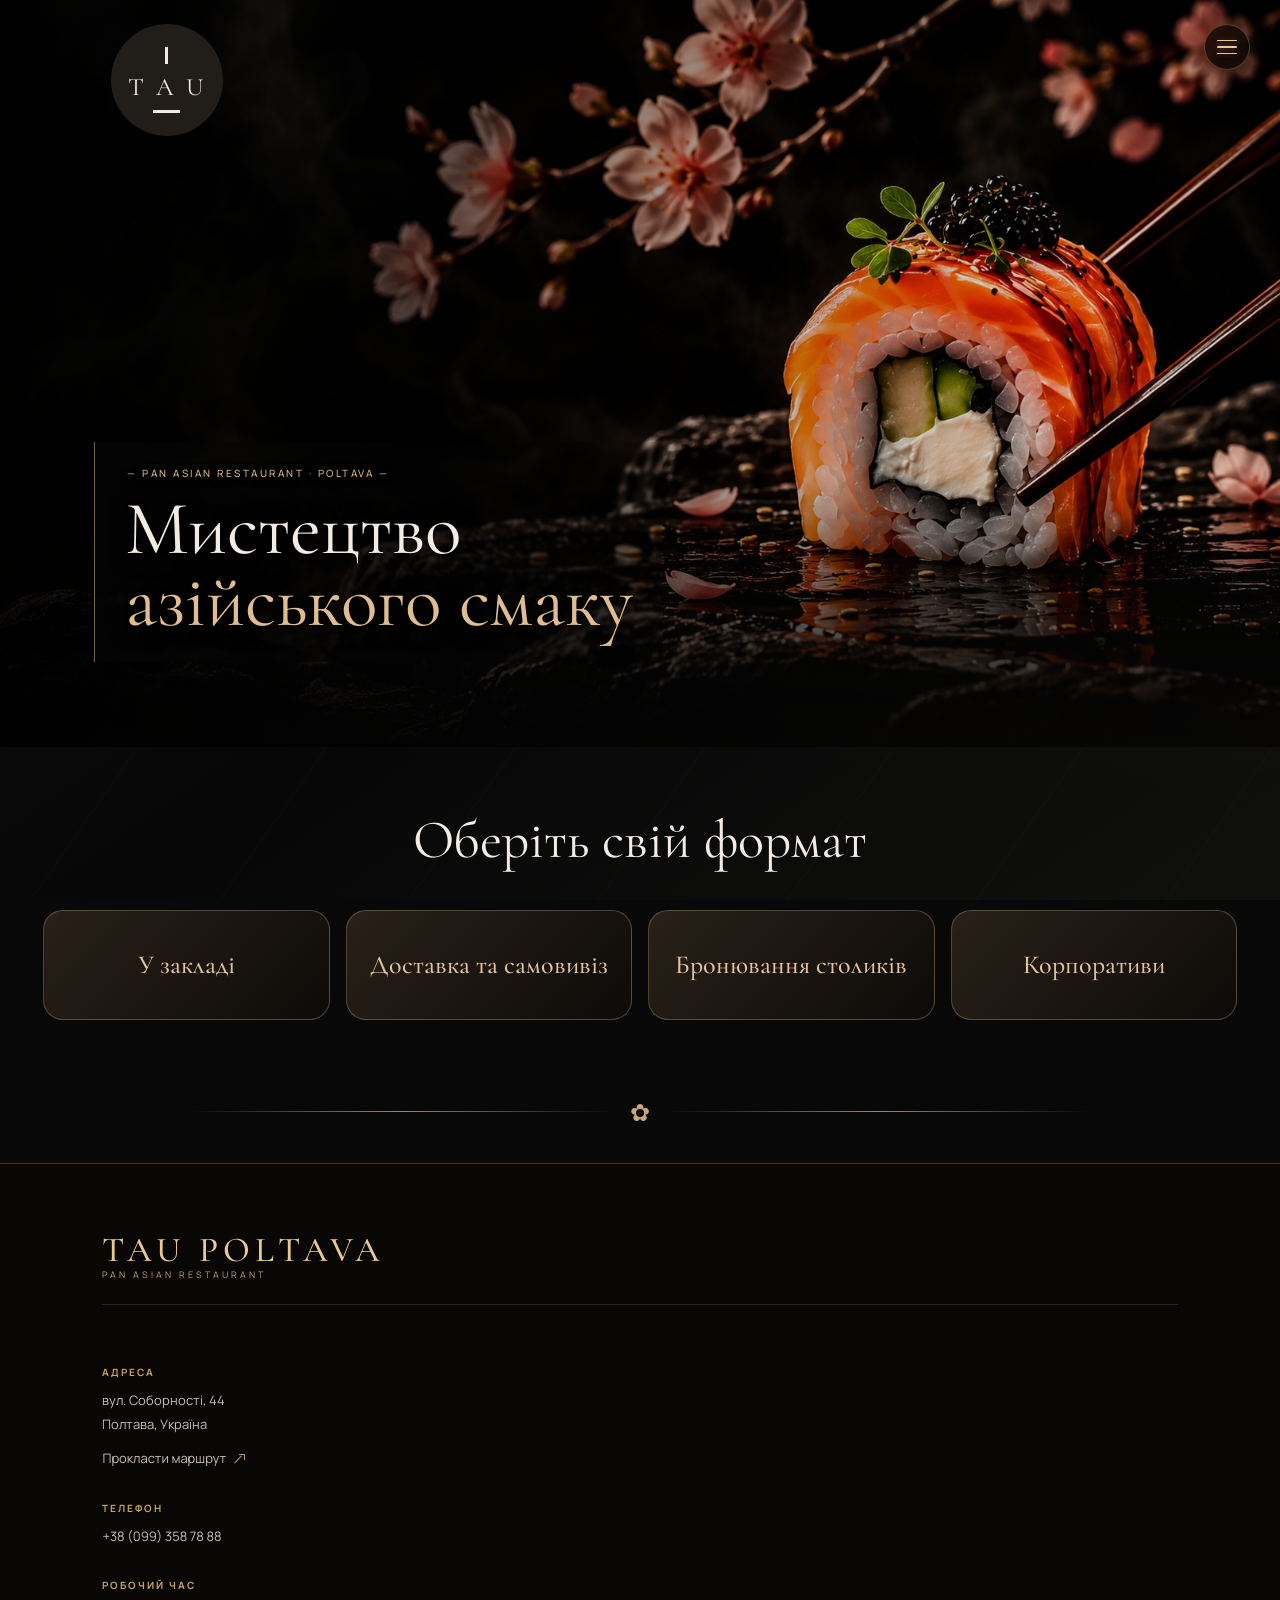
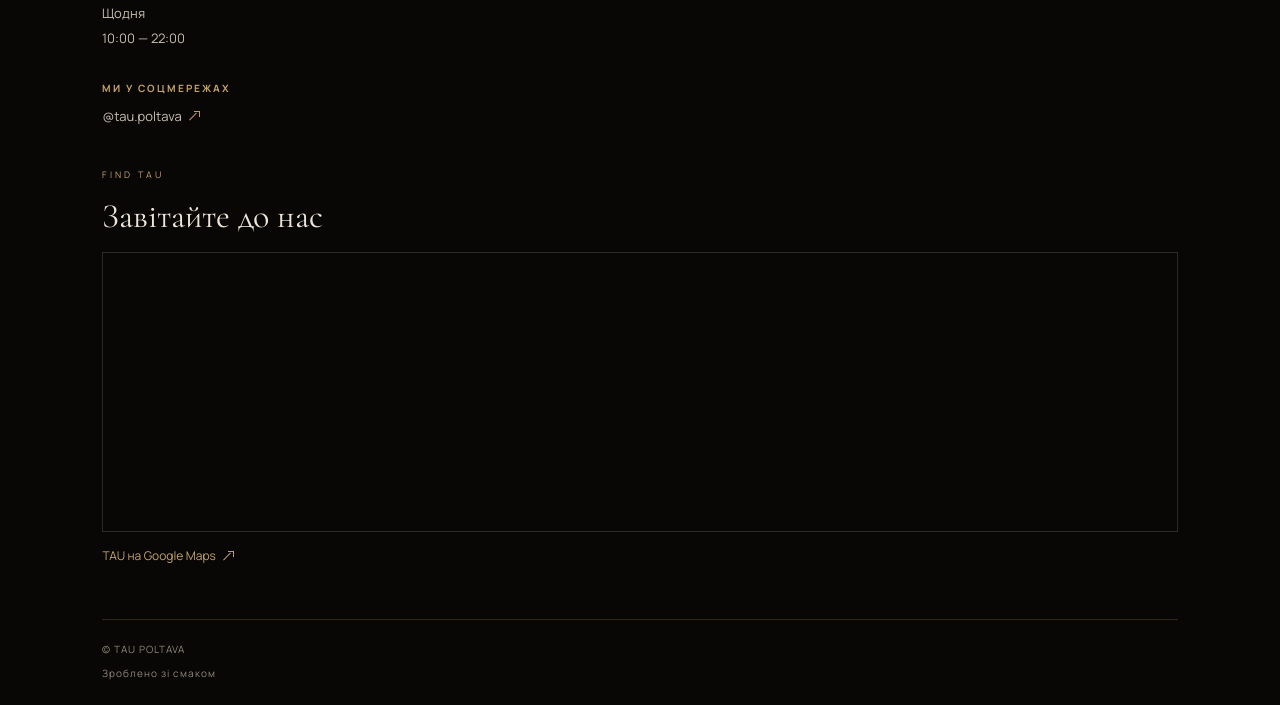
<file: index.html>
<!doctype html>
<html lang="uk">
<head>
  <meta charset="UTF-8">
  <meta name="viewport" content="width=device-width, initial-scale=1">
  <meta name="theme-color" content="#080706">
  <title>TAU POLTAVA — Pan Asian Restaurant</title>

  <link rel="preconnect" href="https://fonts.googleapis.com">
  <link rel="preconnect" href="https://fonts.gstatic.com" crossorigin>
  <link href="https://fonts.googleapis.com/css2?family=Cormorant+Garamond:wght@400;500;600&family=Manrope:wght@400;500;600;700&display=swap" rel="stylesheet">

  <link rel="stylesheet" href="styles.css">
</head>

<body class="landing">

<header class="landing-header">
  <a class="brand-lockup" href="index.html" aria-label="TAU Poltava">
    <span class="brand-symbol">
      <i></i>
      <b>T A U</b>
      <em></em>
    </span>
  </a>

  <div class="top-actions">
    <button class="icon-btn" id="menu-toggle" aria-label="Відкрити меню" aria-expanded="false">
      <span class="menu-lines">
        <i></i><i></i><i></i>
      </span>
    </button>
  </div>
</header>

<nav class="tau-dropdown" id="tau-dropdown" aria-label="Навігація TAU">
  <a href="menu.html?mode=dinein">
    <span>У закладі</span><i class="tau-arrow" aria-hidden="true"></i>
  </a>

  <a href="menu.html?mode=delivery">
    <span>Доставка та самовивіз</span><i class="tau-arrow" aria-hidden="true"></i>
  </a>

  <a href="booking.html">
    <span>Бронювання столиків</span><i class="tau-arrow" aria-hidden="true"></i>
  </a>

  <a href="corporate.html">
    <span>Корпоративи</span><i class="tau-arrow" aria-hidden="true"></i>
  </a>
</nav>

<main>
  <section class="landing-hero">
    <div class="landing-copy">
      <span class="hero-kicker">— PAN ASIAN RESTAURANT · POLTAVA —</span>
      <h1>Мистецтво<br><span>азійського смаку</span></h1>
    </div>
  </section>

  <section class="choice-section">
    <div class="choice-intro">
      <h2>Оберіть свій формат</h2>
    </div>

    <div class="choice-buttons">

      <a class="choice-card" href="menu.html?mode=dinein">
        <span class="choice-title">У закладі</span>
        <span class="choice-arrow tau-arrow" aria-hidden="true"></span>
      </a>

      <a class="choice-card" href="menu.html?mode=delivery">
        <span class="choice-title">Доставка та самовивіз</span>
        <span class="choice-arrow tau-arrow" aria-hidden="true"></span>
      </a>

      <a class="choice-card" href="booking.html">
        <span class="choice-title">Бронювання столиків</span>
        <span class="choice-arrow tau-arrow" aria-hidden="true"></span>
      </a>

      <a class="choice-card" href="corporate.html">
        <span class="choice-title">Корпоративи</span>
        <span class="choice-arrow tau-arrow" aria-hidden="true"></span>
      </a>

    </div>
  </section>

  <div class="ornamental-divider">
    <span></span>
    <b>✿</b>
    <span></span>
  </div>
</main>

<footer class="tau-footer" id="contacts">

  <div class="footer-brand">
    <h2>TAU POLTAVA</h2>
    <span>PAN ASIAN RESTAURANT</span>
  </div>

  <div class="footer-section">
    <h3>Адреса</h3>
    <p>вул. Соборності, 44<br>Полтава, Україна</p>
    <a href="https://www.google.com/maps/search/?api=1&query=TAU+Sobornosti+44+Poltava" target="_blank" rel="noopener">
      Прокласти маршрут <i class="tau-arrow" aria-hidden="true"></i>
    </a>
  </div>

  <div class="footer-section">
    <h3>Телефон</h3>
    <a href="tel:+380993587888">+38 (099) 358 78 88</a>
  </div>

  <div class="footer-section">
    <h3>Робочий час</h3>
    <p>Щодня<br>10:00 — 22:00</p>
  </div>

  <div class="footer-section">
    <h3>Ми у соцмережах</h3>
    <a href="https://www.instagram.com/tau.poltava/" target="_blank" rel="noopener">
      @tau.poltava <i class="tau-arrow" aria-hidden="true"></i>
    </a>
  </div>

  <div class="footer-map">
    <span class="footer-eyebrow">FIND TAU</span>
    <h3>Завітайте до нас</h3>

    <iframe
      title="TAU на Google Maps"
      src="https://www.google.com/maps?q=TAU%2C%20Sobornosti%20Street%2044%2C%20Poltava%2C%20Ukraine&output=embed"
      loading="lazy"
      referrerpolicy="no-referrer-when-downgrade"
      allowfullscreen>
    </iframe>

    <a href="https://www.google.com/maps?q=TAU%2C%20Sobornosti%20Street%2044%2C%20Poltava%2C%20Ukraine" target="_blank" rel="noopener">
      TAU на Google Maps <i class="tau-arrow" aria-hidden="true"></i>
    </a>
  </div>

  <div class="footer-bottom">
    <span>© TAU POLTAVA</span>
    <span>Зроблено зі смаком</span>
  </div>

</footer>

<style>
.landing-header {
  display: flex;
  align-items: flex-start;
  justify-content: space-between;
}

.landing-header .top-actions {
  display: flex;
  align-items: center;
  padding: 18px 28px 0 0;
}

#menu-toggle {
  display: flex !important;
  align-items: center;
  justify-content: center;
  width: 46px;
  height: 46px;
  color: #e8c98f !important;
  background: rgba(8,7,6,.65) !important;
  border: 1px solid rgba(197,163,106,.35) !important;
  border-radius: 50%;
  box-shadow: 0 0 12px rgba(197,163,106,.25), 0 0 26px rgba(197,163,106,.14);
}

.menu-lines {
  width: 21px;
  display: flex;
  flex-direction: column;
  gap: 5px;
}

.menu-lines i {
  display: block;
  width: 21px;
  height: 1.5px;
  background: #f0d5a0;
  box-shadow: 0 0 8px rgba(240,213,160,.95);
}

.tau-dropdown {
  position: absolute;
  z-index: 1100;
  top: 95px;
  right: 28px;
  width: min(360px, calc(100vw - 36px));
  padding: 12px 25px;
  background: rgba(13,12,10,.98);
  border: 1px solid rgba(197,163,106,.38);
  box-shadow: 0 18px 55px rgba(0,0,0,.65);
  backdrop-filter: blur(18px);
  opacity: 0;
  visibility: hidden;
  transform: translateY(-8px);
  transition: .25s ease;
}

.tau-dropdown.open {
  opacity: 1;
  visibility: visible;
  transform: translateY(0);
}

.tau-dropdown a {
  display: flex;
  justify-content: space-between;
  align-items: center;
  gap: 12px;
  padding: 19px 0;
  color: #eee4d4;
  text-decoration: none;
  font-family: "Cormorant Garamond", serif;
  font-size: 21px;
  font-weight: 500;
  letter-spacing: .4px;
  border-bottom: 1px solid rgba(197,163,106,.16);
  transition: color .25s ease, padding .25s ease;
}

.tau-dropdown a:last-child {
  border-bottom: none;
}

.tau-dropdown a i {
  color: #c5a36a;
  font-family: Manrope, sans-serif;
  font-size: 14px;
  font-style: normal;
  opacity: .8;
}

.tau-dropdown a:hover {
  color: #d9b878;
  padding-left: 7px;
}

.tau-dropdown a:hover i {
  opacity: 1;
}

/* FOOTER */

.tau-footer {
  width: 100%;
  padding: 65px 8% 25px;
  background: #080706;
  color: #eee5d8;
  border-top: 1px solid rgba(197,163,106,.3);
  display: flex;
  flex-direction: column;
  align-items: flex-start;
  gap: 30px;
  box-sizing: border-box;
}

.footer-brand {
  padding-bottom: 25px;
  border-bottom: 1px solid rgba(197,163,106,.2);
  width: 100%;
}

.footer-brand h2 {
  margin: 0;
  color: #e8c98f;
  font-family: "Cormorant Garamond", serif;
  font-size: 35px;
  font-weight: 500;
  letter-spacing: 5px;
}

.footer-brand span,
.footer-eyebrow {
  color: #c5a36a;
  font-family: Manrope, sans-serif;
  font-size: 9px;
  letter-spacing: 3px;
}

.footer-section {
  display: flex;
  flex-direction: column;
  align-items: flex-start;
  gap: 9px;
}

.footer-section h3 {
  margin: 0;
  color: #c5a36a;
  font-family: Manrope, sans-serif;
  font-size: 10px;
  letter-spacing: 2px;
  text-transform: uppercase;
}

.footer-section p,
.footer-section a {
  margin: 0;
  color: #c8bfb1;
  font-family: Manrope, sans-serif;
  font-size: 13px;
  line-height: 1.9;
  text-decoration: none;
}

.footer-section a:hover,
.footer-map a:hover {
  color: #e8c98f;
}

.footer-map {
  width: 100%;
  margin-top: 10px;
  display: flex;
  flex-direction: column;
  align-items: flex-start;
  gap: 15px;
}

.footer-map h3 {
  margin: 0;
  font-family: "Cormorant Garamond", serif;
  font-size: 34px;
  font-weight: 400;
}

.footer-map iframe {
  display: block;
  width: 100%;
  height: 280px;
  border: 1px solid rgba(197,163,106,.3);
  filter: grayscale(1) brightness(.75);
}

.footer-map a {
  color: #c5a36a;
  font-family: Manrope, sans-serif;
  font-size: 12px;
  text-decoration: none;
}

.footer-bottom {
  width: 100%;
  padding-top: 22px;
  border-top: 1px solid rgba(197,163,106,.2);
  display: flex;
  flex-direction: column;
  gap: 10px;
  color: #918779;
  font-family: Manrope, sans-serif;
  font-size: 10px;
  letter-spacing: 1px;
}

/* ЕДИНЫЕ ТОНКИЕ СТРЕЛКИ TAU */

.tau-arrow {
  display: inline-block !important;
  position: relative;
  width: 12px;
  height: 12px;
  min-width: 12px;
  margin-left: 9px;
  padding: 0 !important;
  border: 0 !important;
  background: none !important;
  color: #d9b486 !important;
  font-size: 0 !important;
  font-style: normal !important;
  font-weight: 400 !important;
  line-height: 1 !important;
  opacity: .85;
  vertical-align: middle;
  flex-shrink: 0;
  box-shadow: none !important;
  transition: transform .25s ease, opacity .25s ease;
}

.tau-arrow::before {
  content: "";
  position: absolute;
  width: 10px;
  height: 1px;
  background: currentColor;
  top: 5px;
  left: 0;
  transform: rotate(-45deg);
  transform-origin: center;
}

.tau-arrow::after {
  content: "";
  position: absolute;
  width: 5px;
  height: 5px;
  border-top: 1px solid currentColor;
  border-right: 1px solid currentColor;
  top: 0;
  right: 0;
}

/* Стрелки карточек на главной */

.choice-card .choice-arrow {
  margin-left: auto;
  margin-right: 2px;
}

.choice-card:hover .choice-arrow {
  transform: translate(3px, -2px);
  opacity: 1;
}

.tau-dropdown a:hover .tau-arrow,
.footer-section a:hover .tau-arrow,
.footer-map a:hover .tau-arrow {
  transform: translate(2px, -2px);
  opacity: 1;
}

@media(max-width:600px) {
  .landing-header .top-actions {
    padding: 14px 18px 0 0;
  }

  .tau-dropdown {
    top: 85px;
    right: 18px;
  }

  .tau-dropdown a {
    font-size: 20px;
    padding: 16px 0;
  }

  .tau-footer {
    padding: 50px 25px 22px;
    gap: 27px;
  }

  .footer-brand h2 {
    font-size: 30px;
  }

  .footer-map iframe {
    height: 230px;
  }

  .tau-arrow {
    width: 11px;
    height: 11px;
    min-width: 11px;
    margin-left: 7px;
  }
}
</style>

<script>
(() => {
  const toggle = document.getElementById("menu-toggle");
  const dropdown = document.getElementById("tau-dropdown");

  if (!toggle || !dropdown) return;

  toggle.addEventListener("click", event => {
    event.stopPropagation();

    const opened = dropdown.classList.toggle("open");
    toggle.setAttribute("aria-expanded", String(opened));
  });

  document.addEventListener("click", event => {
    if (!toggle.contains(event.target) && !dropdown.contains(event.target)) {
      dropdown.classList.remove("open");
      toggle.setAttribute("aria-expanded", "false");
    }
  });

  dropdown.querySelectorAll("a").forEach(link => {
    link.addEventListener("click", () => {
      dropdown.classList.remove("open");
      toggle.setAttribute("aria-expanded", "false");
    });
  });

  function updateMenuButton() {
    toggle.classList.toggle("scrolled", window.scrollY > 50);
  }

  window.addEventListener("scroll", updateMenuButton, { passive: true });
  updateMenuButton();
})();
</script>

</body>
</html>
</file>
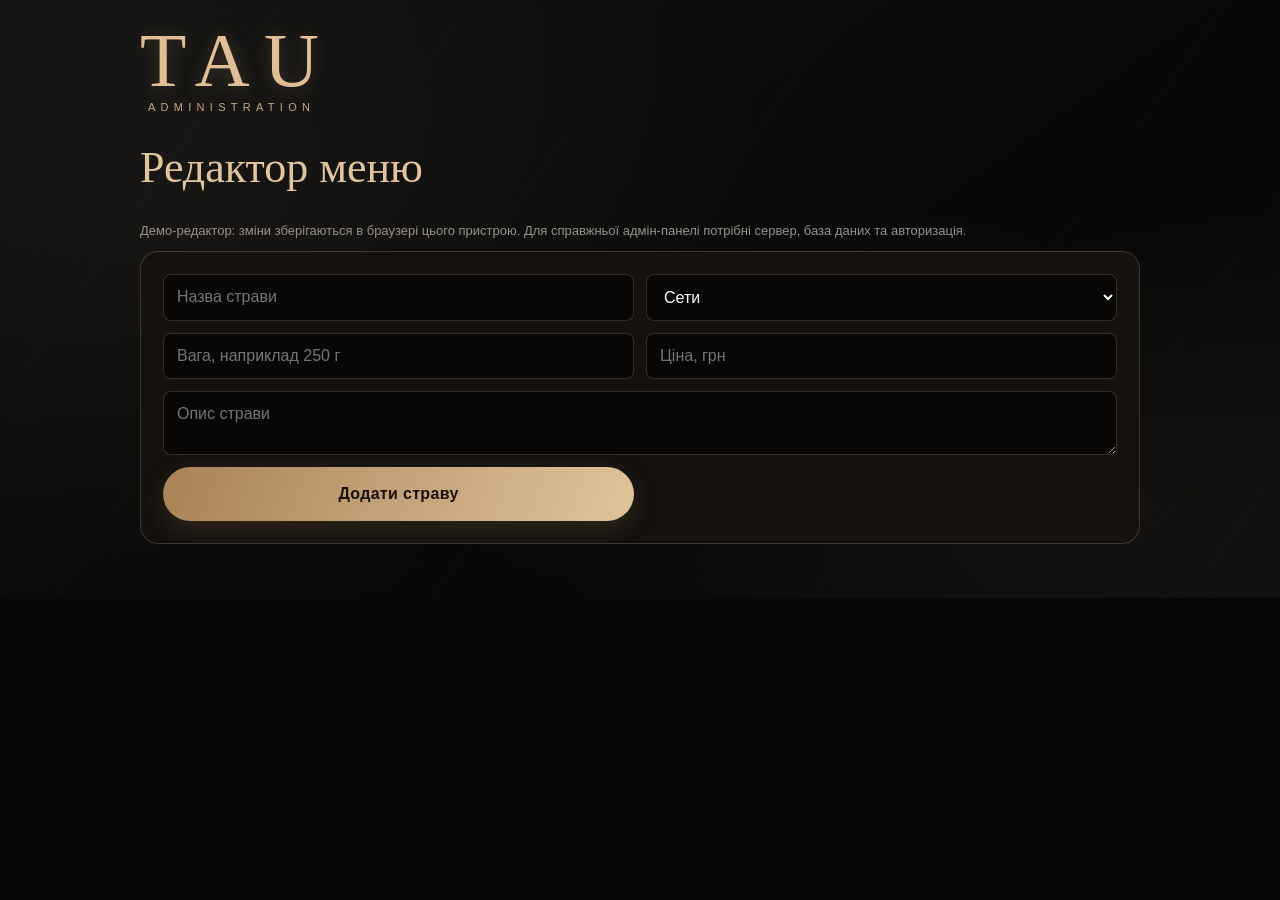
<file: admin.html>
<!doctype html><html lang="uk"><head><meta charset="UTF-8"><meta name="viewport" content="width=device-width,initial-scale=1"><title>TAU — Адмін-панель</title><link rel="stylesheet" href="styles.css"><style>body{padding:30px}.admin{max-width:1000px;margin:auto}.admin h1{font:44px "Cormorant Garamond";color:var(--gold2)}.admin form{display:grid;grid-template-columns:repeat(2,1fr);gap:12px;background:#14110e;padding:22px;border:1px solid var(--line);border-radius:18px}.admin input,.admin textarea,.admin select{background:#080706;border:1px solid var(--line);padding:13px;color:white;border-radius:8px;font:inherit}.admin textarea{grid-column:1/-1}.admin button{cursor:pointer}.admin-list{margin-top:24px}.admin-item{display:flex;justify-content:space-between;padding:14px;border-bottom:1px solid var(--line)}@media(max-width:600px){.admin form{grid-template-columns:1fr}}</style></head><body><main class="admin"><a class="brand" href="index.html"><span>TAU</span><small>ADMINISTRATION</small></a><h1>Редактор меню</h1><p class="muted">Демо-редактор: зміни зберігаються в браузері цього пристрою. Для справжньої адмін-панелі потрібні сервер, база даних та авторизація.</p><form id="form"><input name="name" placeholder="Назва страви" required><select name="category"><option>Сети</option><option>Роли</option><option>Суші</option><option>Сніданки</option><option>Супи</option><option>Салати</option></select><input name="weight" placeholder="Вага, наприклад 250 г"><input name="price" type="number" placeholder="Ціна, грн" required><textarea name="description" placeholder="Опис страви"></textarea><button class="gold-button">Додати страву</button></form><div class="admin-list" id="list"></div></main><script>const key='tau-menu-edits';let items=JSON.parse(localStorage.getItem(key)||'[]');function draw(){document.querySelector('#list').innerHTML=items.map((x,i)=>`<div class="admin-item"><span><b>${x.name}</b><br><small>${x.category} · ${x.price} ₴</small></span><button data-del="${i}">Видалити</button></div>`).join('')}document.querySelector('#form').onsubmit=e=>{e.preventDefault();const d=Object.fromEntries(new FormData(e.target));items.push(d);localStorage.setItem(key,JSON.stringify(items));e.target.reset();draw()};document.querySelector('#list').onclick=e=>{if(e.target.dataset.del!==undefined){items.splice(+e.target.dataset.del,1);localStorage.setItem(key,JSON.stringify(items));draw()}};draw();</script></body></html>
</file>
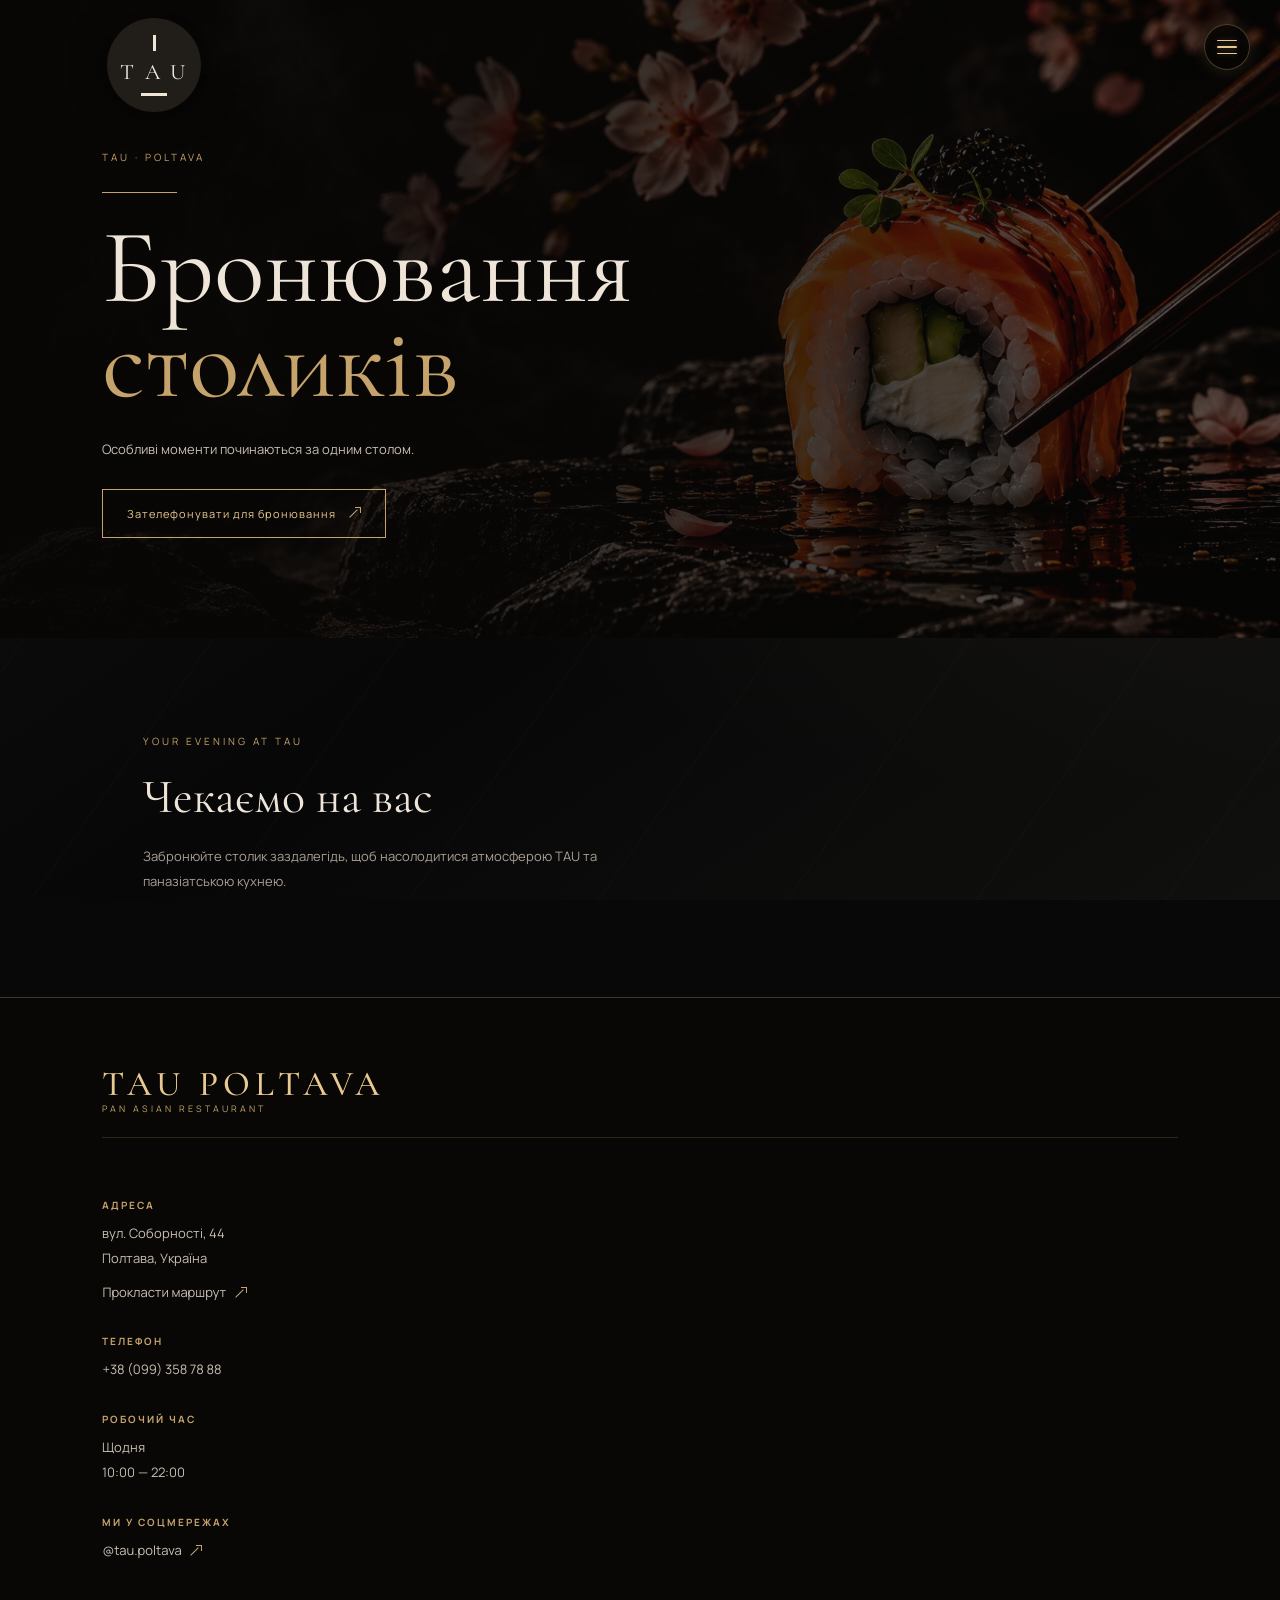
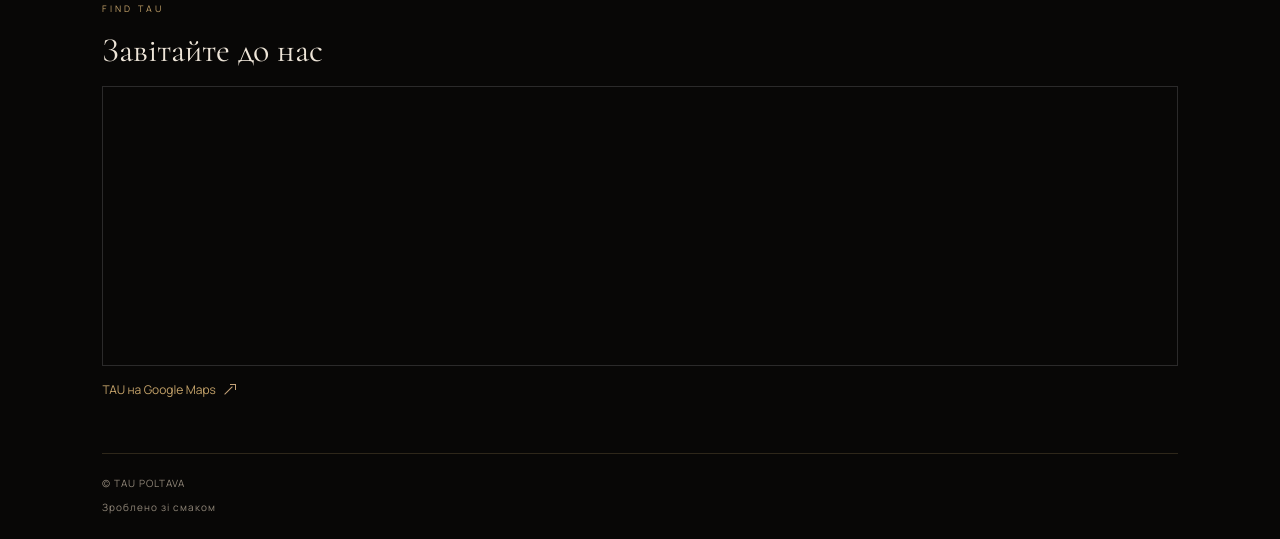
<file: booking.html>
<!doctype html>
<html lang="uk">
<head>
  <meta charset="UTF-8">
  <meta name="viewport" content="width=device-width, initial-scale=1">
  <meta name="theme-color" content="#080706">
  <title>TAU POLTAVA — Бронювання</title>

  <link rel="preconnect" href="https://fonts.googleapis.com">
  <link rel="preconnect" href="https://fonts.gstatic.com" crossorigin>
  <link href="https://fonts.googleapis.com/css2?family=Cormorant+Garamond:wght@400;500;600&family=Manrope:wght@400;500;600;700&display=swap" rel="stylesheet">

  <link rel="stylesheet" href="styles.css">
</head>

<body>

<header class="topbar">
  <a class="brand-lockup" href="index.html" aria-label="TAU Poltava">
    <span class="brand-symbol">
      <i></i><b>T A U</b><em></em>
    </span>
  </a>

  <div class="top-actions">
    <button class="icon-btn" id="menu-toggle" aria-label="Відкрити меню" aria-expanded="false">
      <span class="menu-lines"><i></i><i></i><i></i></span>
    </button>
  </div>
</header>

<nav class="tau-dropdown" id="tau-dropdown" aria-label="Навігація TAU">
  <a href="index.html"><span>Головна</span><i class="tau-arrow" aria-hidden="true"></i></a>
  <a href="menu.html?mode=dinein"><span>У закладі</span><i class="tau-arrow" aria-hidden="true"></i></a>
  <a href="menu.html?mode=delivery"><span>Доставка та самовивіз</span><i class="tau-arrow" aria-hidden="true"></i></a>
  <a href="corporate.html"><span>Корпоративи</span><i class="tau-arrow" aria-hidden="true"></i></a>
</nav>

<main class="booking-page">

  <section class="booking-hero">
    <span class="eyebrow">TAU · POLTAVA</span>
    <div class="booking-line"></div>

    <h1>Бронювання<br><span>столиків</span></h1>

    <p>Особливі моменти починаються за одним столом.</p>

    <a class="booking-button" href="tel:+380993587888">
      Зателефонувати для бронювання
      <span class="tau-arrow" aria-hidden="true"></span>
    </a>
  </section>

  <section class="booking-details">
    <span class="eyebrow">YOUR EVENING AT TAU</span>
    <h2>Чекаємо на вас</h2>

    <p>
      Забронюйте столик заздалегідь, щоб насолодитися атмосферою TAU та паназіатською кухнею.
    </p>
  </section>

</main>

<footer class="tau-footer" id="contacts">

  <div class="footer-brand">
    <h2>TAU POLTAVA</h2>
    <span>PAN ASIAN RESTAURANT</span>
  </div>

  <div class="footer-section">
    <h3>Адреса</h3>
    <p>вул. Соборності, 44<br>Полтава, Україна</p>
    <a href="https://www.google.com/maps/search/?api=1&query=TAU+Sobornosti+44+Poltava" target="_blank" rel="noopener">
      Прокласти маршрут <span class="tau-arrow" aria-hidden="true"></span>
    </a>
  </div>

  <div class="footer-section">
    <h3>Телефон</h3>
    <a href="tel:+380993587888">+38 (099) 358 78 88</a>
  </div>

  <div class="footer-section">
    <h3>Робочий час</h3>
    <p>Щодня<br>10:00 — 22:00</p>
  </div>

  <div class="footer-section">
    <h3>Ми у соцмережах</h3>
    <a href="https://www.instagram.com/tau.poltava/" target="_blank" rel="noopener">
      @tau.poltava <span class="tau-arrow" aria-hidden="true"></span>
    </a>
  </div>

  <div class="footer-map">
    <span class="footer-eyebrow">FIND TAU</span>
    <h3>Завітайте до нас</h3>

    <iframe
      title="TAU на Google Maps"
      src="https://www.google.com/maps?q=TAU%2C%20Sobornosti%20Street%2044%2C%20Poltava%2C%20Ukraine&output=embed"
      loading="lazy"
      referrerpolicy="no-referrer-when-downgrade"
      allowfullscreen>
    </iframe>

    <a href="https://www.google.com/maps?q=TAU%2C%20Sobornosti%20Street%2044%2C%20Poltava%2C%20Ukraine" target="_blank" rel="noopener">
      TAU на Google Maps <span class="tau-arrow" aria-hidden="true"></span>
    </a>
  </div>

  <div class="footer-bottom">
    <span>© TAU POLTAVA</span>
    <span>Зроблено зі смаком</span>
  </div>

</footer>

<style>

/* HEADER */

.topbar {
  z-index: 1000 !important;
}

.top-actions {
  display: flex !important;
  align-items: center;
  gap: 12px;
}

#menu-toggle {
  display: flex !important;
  align-items: center;
  justify-content: center;
  width: 46px;
  height: 46px;
  color: #e8c98f !important;
  background: rgba(8,7,6,.65) !important;
  border: 1px solid rgba(197,163,106,.35) !important;
  border-radius: 50%;
  box-shadow: 0 0 12px rgba(197,163,106,.25), 0 0 26px rgba(197,163,106,.14);
  cursor: pointer;
}

.menu-lines {
  width: 21px;
  display: flex !important;
  flex-direction: column;
  gap: 5px;
}

.menu-lines i {
  display: block !important;
  width: 21px;
  height: 1.5px;
  background: #f0d5a0 !important;
  box-shadow: 0 0 8px rgba(240,213,160,.95);
}

/* DROPDOWN */

.tau-dropdown {
  position: absolute;
  z-index: 1100;
  top: 88px;
  right: 24px;
  width: min(360px, calc(100vw - 36px));
  padding: 12px 25px;
  background: rgba(13,12,10,.98);
  border: 1px solid rgba(197,163,106,.38);
  box-shadow: 0 18px 55px rgba(0,0,0,.65);
  backdrop-filter: blur(18px);
  opacity: 0;
  visibility: hidden;
  transform: translateY(-8px);
  transition: .25s ease;
}

.tau-dropdown.open {
  opacity: 1;
  visibility: visible;
  transform: translateY(0);
}

.tau-dropdown a {
  display: flex;
  justify-content: space-between;
  align-items: center;
  gap: 12px;
  padding: 18px 0;
  color: #eee4d4;
  text-decoration: none;
  font-family: "Cormorant Garamond", serif;
  font-size: 21px;
  font-weight: 500;
  border-bottom: 1px solid rgba(197,163,106,.16);
  transition: color .25s ease, padding .25s ease;
}

.tau-dropdown a:last-child {
  border-bottom: none;
}

.tau-dropdown a:hover {
  color: #d9b878;
  padding-left: 7px;
}

/* BOOKING */

.booking-page {
  min-height: 80vh;
  color: #eee5d8;
}

.booking-hero {
  min-height: 570px;
  padding: 150px 8% 100px;
  display: flex;
  flex-direction: column;
  align-items: flex-start;
  justify-content: center;
  background:
    linear-gradient(90deg, rgba(8,7,6,.96), rgba(8,7,6,.65)),
    url("assets/hero.jpg") center/cover no-repeat;
}

.booking-hero .eyebrow,
.booking-details .eyebrow {
  color: #c5a36a;
  letter-spacing: 3px;
  font-family: Manrope, sans-serif;
  font-size: 10px;
}

.booking-line {
  width: 75px;
  height: 1px;
  background: #c5a36a;
  margin: 28px 0;
}

.booking-hero h1 {
  margin: 0;
  font-family: "Cormorant Garamond", serif;
  font-size: clamp(58px, 9vw, 105px);
  font-weight: 400;
  line-height: .9;
}

.booking-hero h1 span {
  color: #c5a36a;
}

.booking-hero > p {
  margin: 28px 0;
  font-family: Manrope, sans-serif;
  font-size: 13px;
  color: #c8bfb1;
  line-height: 1.8;
}

.booking-button {
  display: inline-flex;
  align-items: center;
  padding: 16px 24px;
  border: 1px solid #c5a36a;
  color: #e8c98f;
  text-decoration: none;
  font-family: Manrope, sans-serif;
  font-size: 11px;
  letter-spacing: 1px;
  transition: .25s ease;
}

.booking-button:hover {
  background: #c5a36a;
  color: #080706;
}

.booking-details {
  max-width: 1050px;
  margin: 0 auto;
  padding: 90px 28px;
}

.booking-details h2 {
  font-family: "Cormorant Garamond", serif;
  font-size: 48px;
  font-weight: 400;
  margin: 18px 0;
}

.booking-details > p {
  max-width: 540px;
  color: #aaa095;
  font-family: Manrope, sans-serif;
  font-size: 13px;
  line-height: 1.9;
}

/* FOOTER */

.tau-footer {
  width: 100%;
  padding: 65px 8% 25px;
  background: #080706;
  color: #eee5d8;
  border-top: 1px solid rgba(197,163,106,.3);
  display: flex;
  flex-direction: column;
  align-items: flex-start;
  gap: 30px;
  box-sizing: border-box;
}

.footer-brand {
  padding-bottom: 25px;
  border-bottom: 1px solid rgba(197,163,106,.2);
  width: 100%;
}

.footer-brand h2 {
  margin: 0;
  color: #e8c98f;
  font-family: "Cormorant Garamond", serif;
  font-size: 35px;
  font-weight: 500;
  letter-spacing: 5px;
}

.footer-brand span,
.footer-eyebrow {
  color: #c5a36a;
  font-family: Manrope, sans-serif;
  font-size: 9px;
  letter-spacing: 3px;
}

.footer-section {
  display: flex;
  flex-direction: column;
  align-items: flex-start;
  gap: 9px;
}

.footer-section h3 {
  margin: 0;
  color: #c5a36a;
  font-family: Manrope, sans-serif;
  font-size: 10px;
  letter-spacing: 2px;
  text-transform: uppercase;
}

.footer-section p,
.footer-section a {
  margin: 0;
  color: #c8bfb1;
  font-family: Manrope, sans-serif;
  font-size: 13px;
  line-height: 1.9;
  text-decoration: none;
}

.footer-section a:hover,
.footer-map a:hover {
  color: #e8c98f;
}

.footer-map {
  width: 100%;
  margin-top: 10px;
  display: flex;
  flex-direction: column;
  align-items: flex-start;
  gap: 15px;
}

.footer-map h3 {
  margin: 0;
  font-family: "Cormorant Garamond", serif;
  font-size: 34px;
  font-weight: 400;
}

.footer-map iframe {
  display: block;
  width: 100%;
  height: 280px;
  border: 1px solid rgba(197,163,106,.3);
  filter: grayscale(1) brightness(.75);
}

.footer-map a {
  color: #c5a36a;
  font-family: Manrope, sans-serif;
  font-size: 12px;
  text-decoration: none;
}

.footer-bottom {
  width: 100%;
  padding-top: 22px;
  border-top: 1px solid rgba(197,163,106,.2);
  display: flex;
  flex-direction: column;
  gap: 10px;
  color: #918779;
  font-family: Manrope, sans-serif;
  font-size: 10px;
  letter-spacing: 1px;
}

/* =========================================
   ЕДИНЫЕ ТОНКИЕ СТРЕЛКИ TAU
   DESKTOP + MOBILE
========================================= */

.tau-arrow {
  display: inline-block !important;
  position: relative;
  width: 13px;
  height: 13px;
  min-width: 13px;
  margin-left: 8px;
  padding: 0 !important;
  border: 0 !important;
  background: transparent !important;
  color: #d9b486 !important;
  font-size: 0 !important;
  font-style: normal !important;
  font-weight: 400 !important;
  line-height: 1 !important;
  opacity: .9;
  vertical-align: middle;
  flex-shrink: 0;
  box-shadow: none !important;
  transition: transform .25s ease, opacity .25s ease;
}

.tau-arrow::before {
  content: "";
  position: absolute;
  width: 11px;
  height: 1px;
  background: currentColor;
  top: 6px;
  left: 0;
  transform: rotate(-45deg);
  transform-origin: center;
}

.tau-arrow::after {
  content: "";
  position: absolute;
  width: 5px;
  height: 5px;
  border-top: 1px solid currentColor;
  border-right: 1px solid currentColor;
  top: 0;
  right: 0;
}

/* DROPDOWN ARROWS */

.tau-dropdown a .tau-arrow {
  margin-left: 12px;
}

.tau-dropdown a:hover .tau-arrow {
  transform: translate(3px, -3px);
  opacity: 1;
}

/* BUTTON ARROWS */

.booking-button .tau-arrow {
  margin-left: 12px;
}

.booking-button:hover .tau-arrow {
  transform: translate(3px, -3px);
}

/* FOOTER ARROWS */

.footer-section a .tau-arrow,
.footer-map a .tau-arrow {
  margin-left: 5px;
}

.footer-section a:hover .tau-arrow,
.footer-map a:hover .tau-arrow {
  transform: translate(3px, -3px);
  opacity: 1;
}

@media(max-width:600px) {

  .tau-dropdown {
    top: 85px;
    right: 18px;
  }

  .tau-dropdown a {
    font-size: 20px;
    padding: 16px 0;
  }

  .booking-hero {
    min-height: 500px;
    padding: 130px 25px 75px;
  }

  .booking-details {
    padding: 65px 25px;
  }

  .tau-footer {
    padding: 50px 25px 22px;
    gap: 27px;
  }

  .footer-brand h2 {
    font-size: 30px;
  }

  .footer-map iframe {
    height: 230px;
  }

  .tau-arrow {
    width: 12px;
    height: 12px;
    min-width: 12px;
    margin-left: 7px;
  }
}
</style>

<script>
(() => {
  const toggle = document.getElementById("menu-toggle");
  const dropdown = document.getElementById("tau-dropdown");

  if (!toggle || !dropdown) return;

  toggle.addEventListener("click", event => {
    event.stopPropagation();

    const opened = dropdown.classList.toggle("open");
    toggle.setAttribute("aria-expanded", String(opened));
  });

  document.addEventListener("click", event => {
    if (!toggle.contains(event.target) && !dropdown.contains(event.target)) {
      dropdown.classList.remove("open");
      toggle.setAttribute("aria-expanded", "false");
    }
  });

  dropdown.querySelectorAll("a").forEach(link => {
    link.addEventListener("click", () => {
      dropdown.classList.remove("open");
      toggle.setAttribute("aria-expanded", "false");
    });
  });

  function updateMenuButton() {
    toggle.classList.toggle("scrolled", window.scrollY > 50);
  }

  window.addEventListener("scroll", updateMenuButton, { passive: true });
  updateMenuButton();
})();
</script>

</body>
</html>
</file>
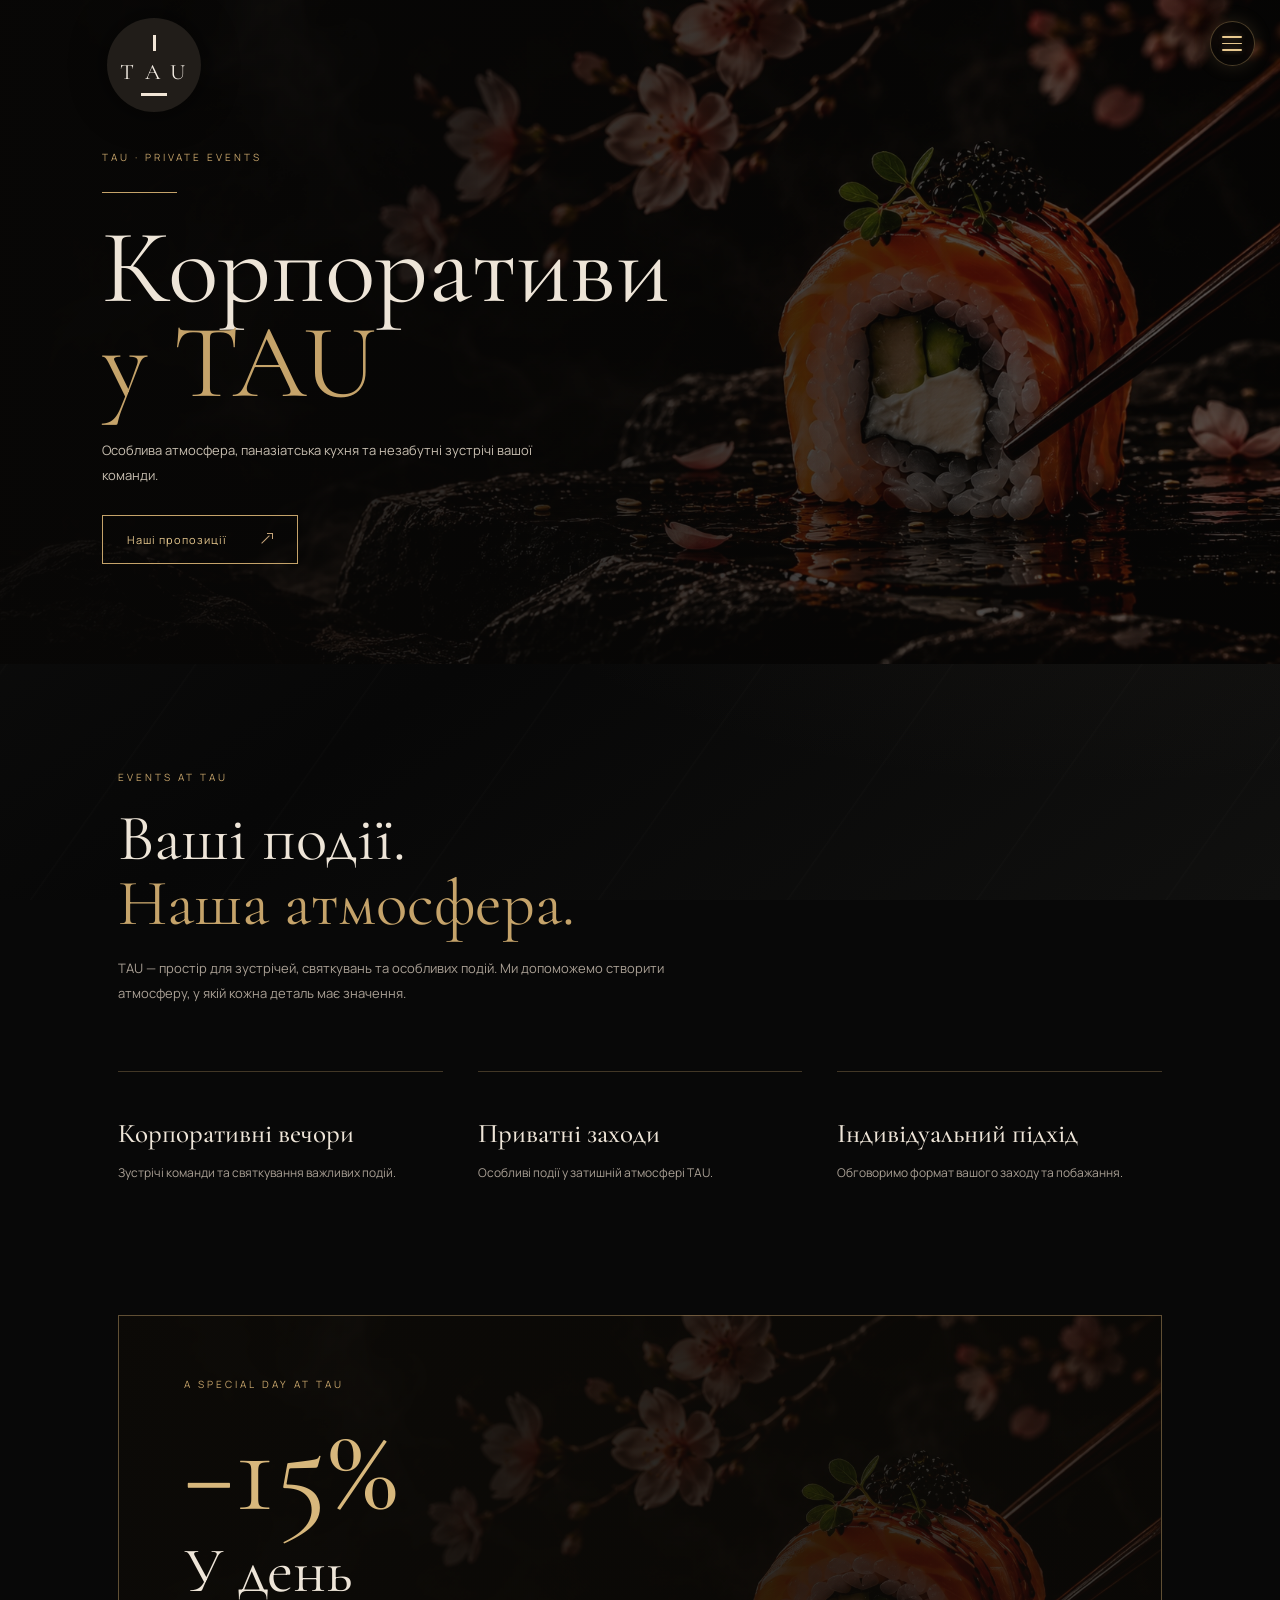
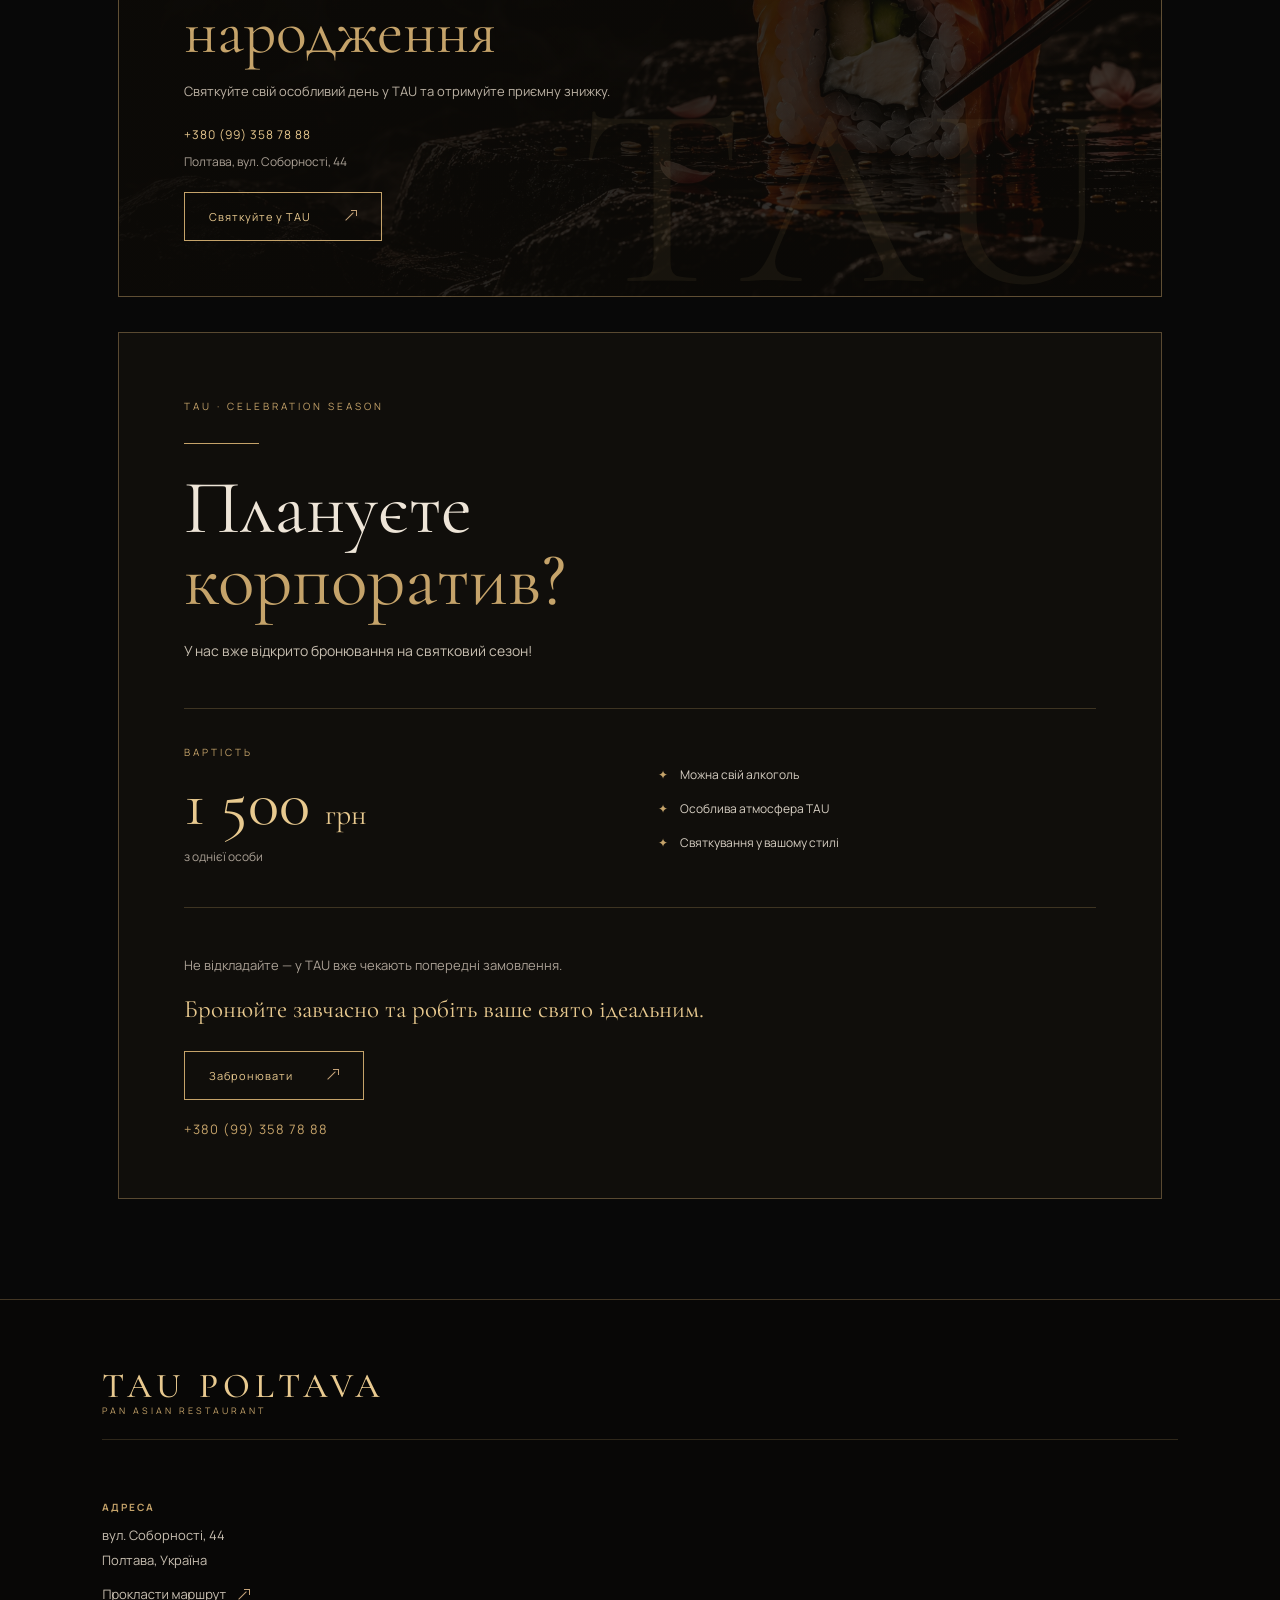
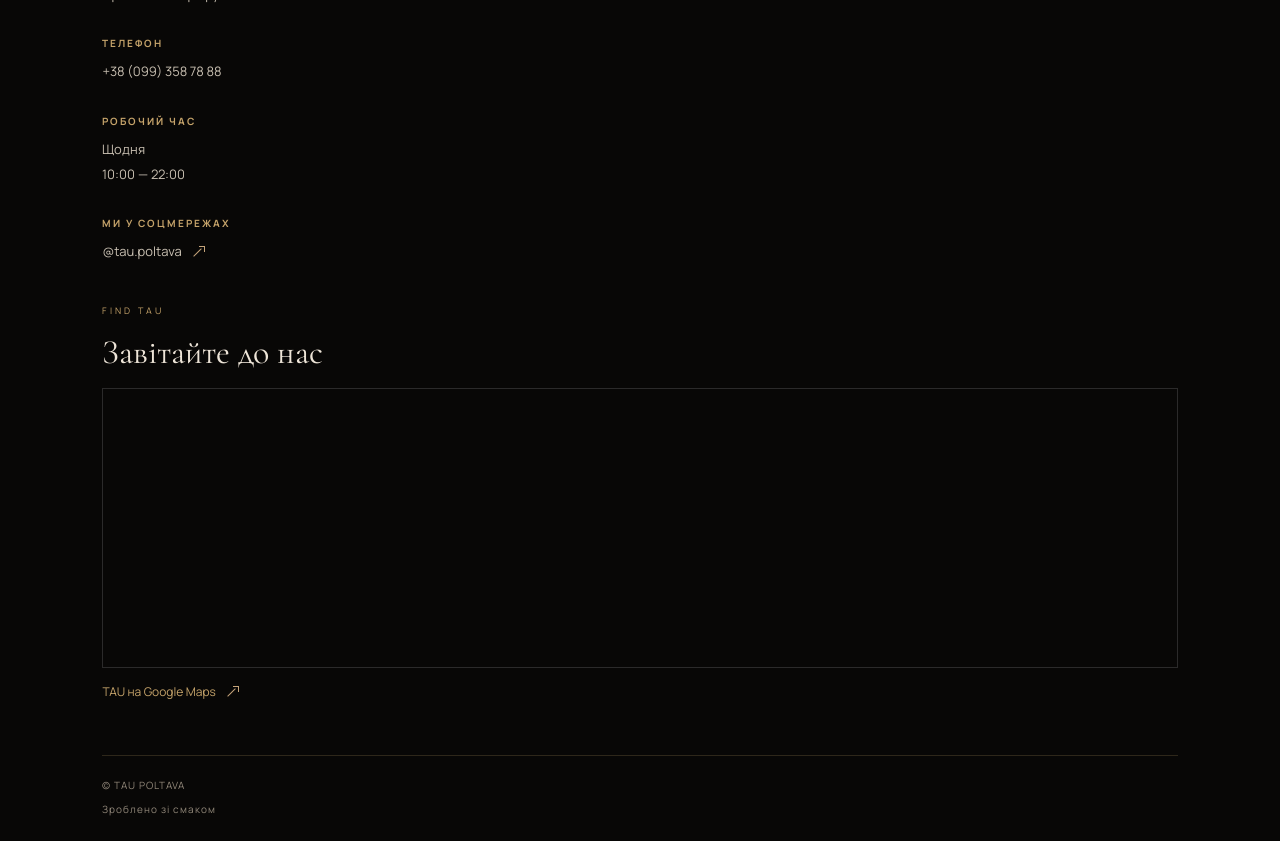
<file: corporate.html>
<!doctype html>
<html lang="uk">
<head>
  <meta charset="UTF-8">
  <meta name="viewport" content="width=device-width, initial-scale=1">
  <meta name="theme-color" content="#080706">
  <title>TAU POLTAVA — Корпоративи</title>

  <link rel="preconnect" href="https://fonts.googleapis.com">
  <link rel="preconnect" href="https://fonts.gstatic.com" crossorigin>
  <link href="https://fonts.googleapis.com/css2?family=Cormorant+Garamond:wght@400;500;600&family=Manrope:wght@400;500;600;700&display=swap" rel="stylesheet">

  <link rel="stylesheet" href="styles.css">
</head>

<body>

<header class="topbar">
  <a class="brand-lockup" href="index.html" aria-label="TAU Poltava">
    <span class="brand-symbol">
      <i></i><b>T A U</b><em></em>
    </span>
  </a>

  <div class="top-actions">
    <button class="icon-btn" id="menu-toggle" aria-label="Відкрити меню" aria-expanded="false">
      <span class="menu-lines"><i></i><i></i><i></i></span>
    </button>
  </div>
</header>

<nav class="tau-dropdown" id="tau-dropdown" aria-label="Навігація TAU">
  <a href="index.html"><span>Головна</span><i class="tau-arrow" aria-hidden="true"></i></a>
  <a href="menu.html?mode=dinein"><span>У закладі</span><i class="tau-arrow" aria-hidden="true"></i></a>
  <a href="menu.html?mode=delivery"><span>Доставка та самовивіз</span><i class="tau-arrow" aria-hidden="true"></i></a>
  <a href="booking.html"><span>Бронювання столиків</span><i class="tau-arrow" aria-hidden="true"></i></a>
</nav>

<main class="corporate-page">

  <!-- HERO -->
  <section class="corporate-hero">
    <span class="eyebrow">TAU · PRIVATE EVENTS</span>
    <div class="corporate-line"></div>

    <h1>Корпоративи<br><span>у TAU</span></h1>

    <p>
      Особлива атмосфера, паназіатська кухня
      та незабутні зустрічі вашої команди.
    </p>

    <a class="corporate-button" href="#corporate-offers">
      Наші пропозиції <span class="tau-arrow" aria-hidden="true"></span>
    </a>
  </section>

  <!-- ABOUT -->
  <section class="corporate-about">
    <span class="eyebrow">EVENTS AT TAU</span>

    <h2>Ваші події.<br><span>Наша атмосфера.</span></h2>

    <p>
      TAU — простір для зустрічей, святкувань
      та особливих подій. Ми допоможемо створити
      атмосферу, у якій кожна деталь має значення.
    </p>

    <div class="corporate-features">
      <div>
        <h3>Корпоративні вечори</h3>
        <p>Зустрічі команди та святкування важливих подій.</p>
      </div>

      <div>
        <h3>Приватні заходи</h3>
        <p>Особливі події у затишній атмосфері TAU.</p>
      </div>

      <div>
        <h3>Індивідуальний підхід</h3>
        <p>Обговоримо формат вашого заходу та побажання.</p>
      </div>
    </div>
  </section>

  <!-- OFFERS -->
  <section class="corporate-offers" id="corporate-offers">

    <!-- BIRTHDAY OFFER -->
    <div class="birthday-offer">
      <div class="offer-content">
        <span class="eyebrow">A SPECIAL DAY AT TAU</span>

        <div class="offer-discount">−15%</div>

        <h2>У день<br><span>народження</span></h2>

        <p class="birthday-description">
          Святкуйте свій особливий день у TAU
          та отримуйте приємну знижку.
        </p>

        <div class="birthday-info">
          <a href="tel:+380993587888">+380 (99) 358 78 88</a>
          <span>Полтава, вул. Соборності, 44</span>
        </div>

        <a href="tel:+380993587888" class="corporate-button">
          Святкуйте у TAU <span class="tau-arrow" aria-hidden="true"></span>
        </a>
      </div>

      <div class="birthday-decoration">TAU</div>
    </div>

    <!-- CORPORATE SEASON OFFER -->
    <div class="season-offer">

      <div class="season-heading">
        <span class="eyebrow">TAU · CELEBRATION SEASON</span>

        <div class="corporate-line"></div>

        <h2>Плануєте<br><span>корпоратив?</span></h2>

        <p class="season-intro">
          У нас вже відкрито бронювання
          на святковий сезон!
        </p>
      </div>

      <div class="season-details">

        <div class="season-price">
          <span>ВАРТІСТЬ</span>
          <strong>1 500 <small>грн</small></strong>
          <p>з однієї особи</p>
        </div>

        <div class="season-perks">
          <div><span>✦</span> Можна свій алкоголь</div>
          <div><span>✦</span> Особлива атмосфера TAU</div>
          <div><span>✦</span> Святкування у вашому стилі</div>
        </div>

      </div>

      <div class="season-bottom">
        <p>
          Не відкладайте — у TAU вже чекають
          попередні замовлення.
        </p>

        <p class="season-call">
          Бронюйте завчасно та робіть
          ваше свято ідеальним.
        </p>

        <a href="tel:+380993587888" class="corporate-button">
          Забронювати <span class="tau-arrow" aria-hidden="true"></span>
        </a>

        <a class="season-phone" href="tel:+380993587888">
          +380 (99) 358 78 88
        </a>
      </div>

    </div>
  </section>

</main>

<!-- COMMON TAU FOOTER -->
<footer class="tau-footer" id="contacts">

  <div class="footer-brand">
    <h2>TAU POLTAVA</h2>
    <span>PAN ASIAN RESTAURANT</span>
  </div>

  <div class="footer-section">
    <h3>Адреса</h3>
    <p>вул. Соборності, 44<br>Полтава, Україна</p>
    <a href="https://www.google.com/maps/search/?api=1&query=TAU+Sobornosti+44+Poltava" target="_blank" rel="noopener">Прокласти маршрут <span class="tau-arrow" aria-hidden="true"></span></a>
  </div>

  <div class="footer-section">
    <h3>Телефон</h3>
    <a href="tel:+380993587888">+38 (099) 358 78 88</a>
  </div>

  <div class="footer-section">
    <h3>Робочий час</h3>
    <p>Щодня<br>10:00 — 22:00</p>
  </div>

  <div class="footer-section">
    <h3>Ми у соцмережах</h3>
    <a href="https://www.instagram.com/tau.poltava/" target="_blank" rel="noopener">@tau.poltava <span class="tau-arrow" aria-hidden="true"></span></a>
  </div>

  <div class="footer-map">
    <span class="footer-eyebrow">FIND TAU</span>
    <h3>Завітайте до нас</h3>

    <iframe
      title="TAU на Google Maps"
      src="https://www.google.com/maps?q=TAU%2C%20Sobornosti%20Street%2044%2C%20Poltava%2C%20Ukraine&output=embed"
      loading="lazy"
      referrerpolicy="no-referrer-when-downgrade"
      allowfullscreen>
    </iframe>

    <a href="https://www.google.com/maps?q=TAU%2C%20Sobornosti%20Street%2044%2C%20Poltava%2C%20Ukraine" target="_blank" rel="noopener">TAU на Google Maps <span class="tau-arrow" aria-hidden="true"></span></a>
  </div>

  <div class="footer-bottom">
    <span>© TAU POLTAVA</span>
    <span>Зроблено зі смаком</span>
  </div>

</footer>

<style>

/* NAVIGATION */

.topbar {
  z-index: 1000 !important;
}

.top-actions {
  display: flex !important;
  align-items: center;
  gap: 12px;
}

#menu-toggle {
  display: flex !important;
  align-items: center;
  justify-content: center;
  width: 46px;
  height: 46px;
  color: #e8c98f !important;
  background: rgba(8,7,6,.65) !important;
  border: 1px solid rgba(197,163,106,.35) !important;
  border-radius: 50%;
  box-shadow: 0 0 12px rgba(197,163,106,.25), 0 0 26px rgba(197,163,106,.14);
}

.menu-lines {
  width: 21px;
  display: flex !important;
  flex-direction: column;
  gap: 5px;
}

.menu-lines i {
  display: block !important;
  width: 21px;
  height: 1.5px;
  background: #f0d5a0 !important;
  box-shadow: 0 0 8px rgba(240,213,160,.95);
}

.tau-dropdown {
  position: absolute;
  z-index: 1100;
  top: 88px;
  right: 24px;
  width: min(360px, calc(100vw - 36px));
  padding: 12px 25px;
  background: rgba(13,12,10,.98);
  border: 1px solid rgba(197,163,106,.38);
  box-shadow: 0 18px 55px rgba(0,0,0,.65);
  backdrop-filter: blur(18px);
  opacity: 0;
  visibility: hidden;
  transform: translateY(-8px);
  transition: .25s ease;
}

.tau-dropdown.open {
  opacity: 1;
  visibility: visible;
  transform: translateY(0);
}

.tau-dropdown a {
  display: flex;
  justify-content: space-between;
  align-items: center;
  padding: 18px 0;
  color: #eee4d4;
  text-decoration: none;
  font-family: "Cormorant Garamond", serif;
  font-size: 21px;
  font-weight: 500;
  border-bottom: 1px solid rgba(197,163,106,.16);
}

.tau-dropdown a:last-child {
  border-bottom: none;
}

.tau-dropdown a i {
  color: #c5a36a;
  font-family: Manrope, sans-serif;
  font-size: 14px;
  font-style: normal;
}

.tau-dropdown a:hover {
  color: #d9b878;
}

/* GENERAL */

.corporate-page {
  color: #eee5d8;
}

.corporate-hero {
  min-height: 570px;
  padding: 150px 8% 100px;
  display: flex;
  flex-direction: column;
  align-items: flex-start;
  justify-content: center;
  background:
    linear-gradient(90deg, rgba(8,7,6,.96), rgba(8,7,6,.65)),
    url("assets/hero.jpg") center/cover no-repeat;
}

.corporate-hero .eyebrow,
.corporate-about .eyebrow,
.corporate-offers .eyebrow {
  color: #c5a36a;
  letter-spacing: 3px;
  font-family: Manrope, sans-serif;
  font-size: 10px;
}

.corporate-line {
  width: 75px;
  height: 1px;
  background: #c5a36a;
  margin: 28px 0;
}

.corporate-hero h1 {
  margin: 0;
  font-family: "Cormorant Garamond", serif;
  font-size: clamp(58px, 9vw, 105px);
  font-weight: 400;
  line-height: .9;
}

.corporate-hero h1 span,
.corporate-about h2 span {
  color: #c5a36a;
}

.corporate-hero > p {
  max-width: 450px;
  margin: 28px 0;
  color: #c8bfb1;
  font-family: Manrope, sans-serif;
  font-size: 13px;
  line-height: 1.9;
}

.corporate-button {
  display: inline-flex;
  align-items: center;
  justify-content: center;
  gap: 25px;
  padding: 16px 24px;
  border: 1px solid #c5a36a;
  color: #e8c98f;
  text-decoration: none;
  font-family: Manrope, sans-serif;
  font-size: 11px;
  letter-spacing: 1px;
  transition: .25s ease;
}

.corporate-button:hover {
  background: #c5a36a;
  color: #080706;
}

/* ABOUT */

.corporate-about {
  max-width: 1100px;
  margin: 0 auto;
  padding: 100px 28px;
}

.corporate-about h2 {
  margin: 20px 0;
  font-family: "Cormorant Garamond", serif;
  font-size: clamp(42px, 6vw, 65px);
  font-weight: 400;
  line-height: 1;
}

.corporate-about > p {
  max-width: 600px;
  color: #aaa095;
  font-family: Manrope, sans-serif;
  font-size: 13px;
  line-height: 1.9;
}

.corporate-features {
  display: grid;
  grid-template-columns: repeat(3, 1fr);
  gap: 35px;
  margin-top: 65px;
}

.corporate-features > div {
  padding-top: 25px;
  border-top: 1px solid rgba(197,163,106,.3);
}

.corporate-features h3 {
  margin: 20px 0 12px;
  font-family: "Cormorant Garamond", serif;
  font-size: 27px;
  font-weight: 500;
}

.corporate-features p {
  color: #aaa095;
  font-family: Manrope, sans-serif;
  font-size: 12px;
  line-height: 1.8;
}

/* OFFERS */

.corporate-offers {
  max-width: 1100px;
  margin: 0 auto;
  padding: 20px 28px 100px;
  display: grid;
  gap: 35px;
}

.birthday-offer {
  position: relative;
  overflow: hidden;
  min-height: 420px;
  padding: 55px 65px;
  display: flex;
  align-items: center;
  background:
    linear-gradient(100deg, rgba(12,10,7,.97), rgba(12,10,7,.78)),
    url("assets/hero.jpg") center/cover no-repeat;
  border: 1px solid rgba(197,163,106,.45);
}

.offer-content {
  position: relative;
  z-index: 2;
}

.offer-discount {
  margin: 20px 0 0;
  color: #d7b77c;
  font-family: "Cormorant Garamond", serif;
  font-size: clamp(75px, 12vw, 125px);
  line-height: .9;
  font-weight: 400;
}

.birthday-offer h2,
.season-heading h2 {
  margin: 15px 0;
  font-family: "Cormorant Garamond", serif;
  font-size: clamp(40px, 6vw, 64px);
  font-weight: 400;
  line-height: .95;
}

.birthday-offer h2 span,
.season-heading h2 span {
  color: #c5a36a;
}

.birthday-description {
  max-width: 440px;
  color: #bcb2a4;
  font-family: Manrope, sans-serif;
  font-size: 13px;
  line-height: 1.8;
  margin: 18px 0;
}

.birthday-info {
  display: flex;
  flex-direction: column;
  gap: 10px;
  margin: 22px 0;
  color: #c8bfb1;
  font-family: Manrope, sans-serif;
  font-size: 12px;
}

.birthday-info a {
  color: #e8c98f;
  text-decoration: none;
  letter-spacing: 1px;
}

.birthday-info span {
  color: #aaa095;
}

.birthday-decoration {
  position: absolute;
  right: 35px;
  bottom: -60px;
  color: rgba(197,163,106,.07);
  font-family: "Cormorant Garamond", serif;
  font-size: 260px;
  letter-spacing: 15px;
  pointer-events: none;
}

/* SEASON OFFER */

.season-offer {
  padding: 60px 65px;
  background: #100e0b;
  border: 1px solid rgba(197,163,106,.4);
  position: relative;
}

.season-heading h2 {
  font-size: clamp(46px, 7vw, 76px);
}

.season-intro {
  max-width: 560px;
  color: #c8bfb1;
  font-family: Manrope, sans-serif;
  font-size: 14px;
  line-height: 1.8;
  margin-top: 22px;
}

.season-details {
  display: grid;
  grid-template-columns: 1fr 1fr;
  gap: 35px;
  margin: 45px 0;
  padding: 30px 0;
  border-top: 1px solid rgba(197,163,106,.25);
  border-bottom: 1px solid rgba(197,163,106,.25);
}

.season-price > span {
  color: #c5a36a;
  font-family: Manrope, sans-serif;
  font-size: 10px;
  letter-spacing: 3px;
}

.season-price strong {
  display: block;
  margin-top: 10px;
  color: #e8c98f;
  font-family: "Cormorant Garamond", serif;
  font-size: 65px;
  font-weight: 400;
  line-height: 1;
}

.season-price strong small {
  font-size: 30px;
}

.season-price p {
  color: #aaa095;
  font-family: Manrope, sans-serif;
  font-size: 12px;
}

.season-perks {
  display: flex;
  flex-direction: column;
  justify-content: center;
  gap: 17px;
  color: #d7cfc3;
  font-family: Manrope, sans-serif;
  font-size: 12px;
}

.season-perks span {
  color: #c5a36a;
  margin-right: 10px;
}

.season-bottom > p {
  max-width: 650px;
  color: #aaa095;
  font-family: Manrope, sans-serif;
  font-size: 13px;
  line-height: 1.9;
}

.season-bottom .season-call {
  color: #e8c98f;
  font-family: "Cormorant Garamond", serif;
  font-size: 25px;
  line-height: 1.3;
  margin: 15px 0 25px;
}

.season-phone {
  display: block;
  width: fit-content;
  margin-top: 20px;
  color: #c5a36a;
  font-family: Manrope, sans-serif;
  font-size: 13px;
  letter-spacing: 1px;
  text-decoration: none;
}

/* COMMON TAU FOOTER */

.tau-footer {
  width: 100%;
  padding: 65px 8% 25px;
  background: #080706;
  color: #eee5d8;
  border-top: 1px solid rgba(197,163,106,.3);
  display: flex;
  flex-direction: column;
  align-items: flex-start;
  gap: 30px;
  box-sizing: border-box;
}

.footer-brand {
  padding-bottom: 25px;
  border-bottom: 1px solid rgba(197,163,106,.2);
  width: 100%;
}

.footer-brand h2 {
  margin: 0;
  color: #e8c98f;
  font-family: "Cormorant Garamond", serif;
  font-size: 35px;
  font-weight: 500;
  letter-spacing: 5px;
}

.footer-brand span,
.footer-eyebrow {
  color: #c5a36a;
  font-family: Manrope, sans-serif;
  font-size: 9px;
  letter-spacing: 3px;
}

.footer-section {
  display: flex;
  flex-direction: column;
  align-items: flex-start;
  gap: 9px;
}

.footer-section h3 {
  margin: 0;
  color: #c5a36a;
  font-family: Manrope, sans-serif;
  font-size: 10px;
  letter-spacing: 2px;
  text-transform: uppercase;
}

.footer-section p,
.footer-section a {
  margin: 0;
  color: #c8bfb1;
  font-family: Manrope, sans-serif;
  font-size: 13px;
  line-height: 1.9;
  text-decoration: none;
}

.footer-section a:hover,
.footer-map a:hover {
  color: #e8c98f;
}

.footer-map {
  width: 100%;
  margin-top: 10px;
  display: flex;
  flex-direction: column;
  align-items: flex-start;
  gap: 15px;
}

.footer-map h3 {
  margin: 0;
  font-family: "Cormorant Garamond", serif;
  font-size: 34px;
  font-weight: 400;
}

.footer-map iframe {
  display: block;
  width: 100%;
  height: 280px;
  border: 1px solid rgba(197,163,106,.3);
  filter: grayscale(1) brightness(.75);
}

.footer-map a {
  color: #c5a36a;
  font-family: Manrope, sans-serif;
  font-size: 12px;
  text-decoration: none;
}

.footer-bottom {
  width: 100%;
  padding-top: 22px;
  border-top: 1px solid rgba(197,163,106,.2);
  display: flex;
  flex-direction: column;
  gap: 10px;
  color: #918779;
  font-family: Manrope, sans-serif;
  font-size: 10px;
  letter-spacing: 1px;
}

/* ЕДИНЫЕ СТРЕЛКИ TAU */

.tau-arrow {
  display: inline-block !important;
  position: relative !important;
  width: 13px !important;
  height: 13px !important;
  min-width: 13px !important;
  margin-left: 8px !important;
  padding: 0 !important;
  border: 0 !important;
  background: transparent !important;
  color: #d9b486 !important;
  font-size: 0 !important;
  font-style: normal !important;
  font-weight: 400 !important;
  line-height: 1 !important;
  opacity: .9;
  vertical-align: middle;
  flex-shrink: 0;
  box-shadow: none !important;
  transition: transform .25s ease, opacity .25s ease;
}

.tau-arrow::before {
  content: "";
  position: absolute;
  width: 11px;
  height: 1px;
  background: currentColor;
  top: 6px;
  left: 0;
  transform: rotate(-45deg);
  transform-origin: center;
}

.tau-arrow::after {
  content: "";
  position: absolute;
  width: 5px;
  height: 5px;
  border-top: 1px solid currentColor;
  border-right: 1px solid currentColor;
  top: 0;
  right: 0;
}

.tau-dropdown a:hover .tau-arrow {
  transform: translate(3px, -3px);
  opacity: 1;
}

.corporate-button:hover .tau-arrow,
.footer-section a:hover .tau-arrow,
.footer-map a:hover .tau-arrow {
  transform: translate(3px, -3px);
  opacity: 1;
}

/* MOBILE */

@media(max-width:600px) {

  .tau-dropdown {
    top: 85px;
    right: 18px;
  }

  .tau-dropdown a {
    font-size: 20px;
    padding: 16px 0;
  }

  .corporate-hero {
    min-height: 500px;
    padding: 130px 25px 75px;
  }

  .corporate-about {
    padding: 70px 25px;
  }

  .corporate-features {
    grid-template-columns: 1fr;
    gap: 25px;
    margin-top: 40px;
  }

  .corporate-offers {
    padding: 0 18px 70px;
    gap: 22px;
  }

  .birthday-offer {
    min-height: 420px;
    padding: 38px 25px;
  }

  .birthday-decoration {
    right: -15px;
    bottom: -25px;
    font-size: 150px;
  }

  .season-offer {
    padding: 38px 25px;
  }

  .season-details {
    grid-template-columns: 1fr;
    gap: 25px;
    margin: 30px 0;
    padding: 25px 0;
  }

  .season-price strong {
    font-size: 58px;
  }

  .tau-footer {
    padding: 50px 25px 22px;
    gap: 27px;
  }

  .footer-brand h2 {
    font-size: 30px;
  }

  .footer-map iframe {
    height: 230px;
  }

  .tau-arrow {
    width: 12px !important;
    height: 12px !important;
    min-width: 12px !important;
  }

  .tau-arrow::before {
    width: 10px;
  }
}

/* ПЛАВНОЕ УМЕНЬШЕНИЕ КНОПКИ ПРИ ПРОКРУТКЕ */

#menu-toggle {
  transition:
    width .3s ease,
    height .3s ease,
    top .3s ease,
    right .3s ease,
    background .3s ease,
    box-shadow .3s ease !important;
}

#menu-toggle .menu-lines i {
  transition: width .3s ease !important;
}

#menu-toggle.scrolled {
  width: 38px !important;
  height: 38px !important;
  top: 14px !important;
  right: 30px !important;
  background: rgba(8,7,6,.94) !important;
  box-shadow: 0 0 12px rgba(197,163,106,.22) !important;
}

#menu-toggle.scrolled .menu-lines {
  gap: 4px !important;
}

#menu-toggle.scrolled .menu-lines i {
  width: 17px !important;
}

@media(max-width:600px) {
  #menu-toggle.scrolled {
    width: 36px !important;
    height: 36px !important;
    top: 12px !important;
    right: 17px !important;
  }
}

</style>

<script>
(() => {
  const toggle = document.getElementById("menu-toggle");
  const dropdown = document.getElementById("tau-dropdown");

  if (!toggle || !dropdown) return;

  toggle.addEventListener("click", event => {
    event.stopPropagation();
    const opened = dropdown.classList.toggle("open");
    toggle.setAttribute("aria-expanded", String(opened));
  });

  document.addEventListener("click", event => {
    if (!toggle.contains(event.target) && !dropdown.contains(event.target)) {
      dropdown.classList.remove("open");
      toggle.setAttribute("aria-expanded", "false");
    }
  });

  dropdown.querySelectorAll("a").forEach(link => {
    link.addEventListener("click", () => {
      dropdown.classList.remove("open");
      toggle.setAttribute("aria-expanded", "false");
    });
  });

  /* УМЕНЬШЕНИЕ КНОПКИ ПРИ ПРОКРУТКЕ */
  function updateMenuButton() {
    toggle.classList.toggle("scrolled", window.scrollY > 50);
  }

  window.addEventListener("scroll", updateMenuButton, { passive: true });
  updateMenuButton();
})();
</script>

</body>
</html>
</file>
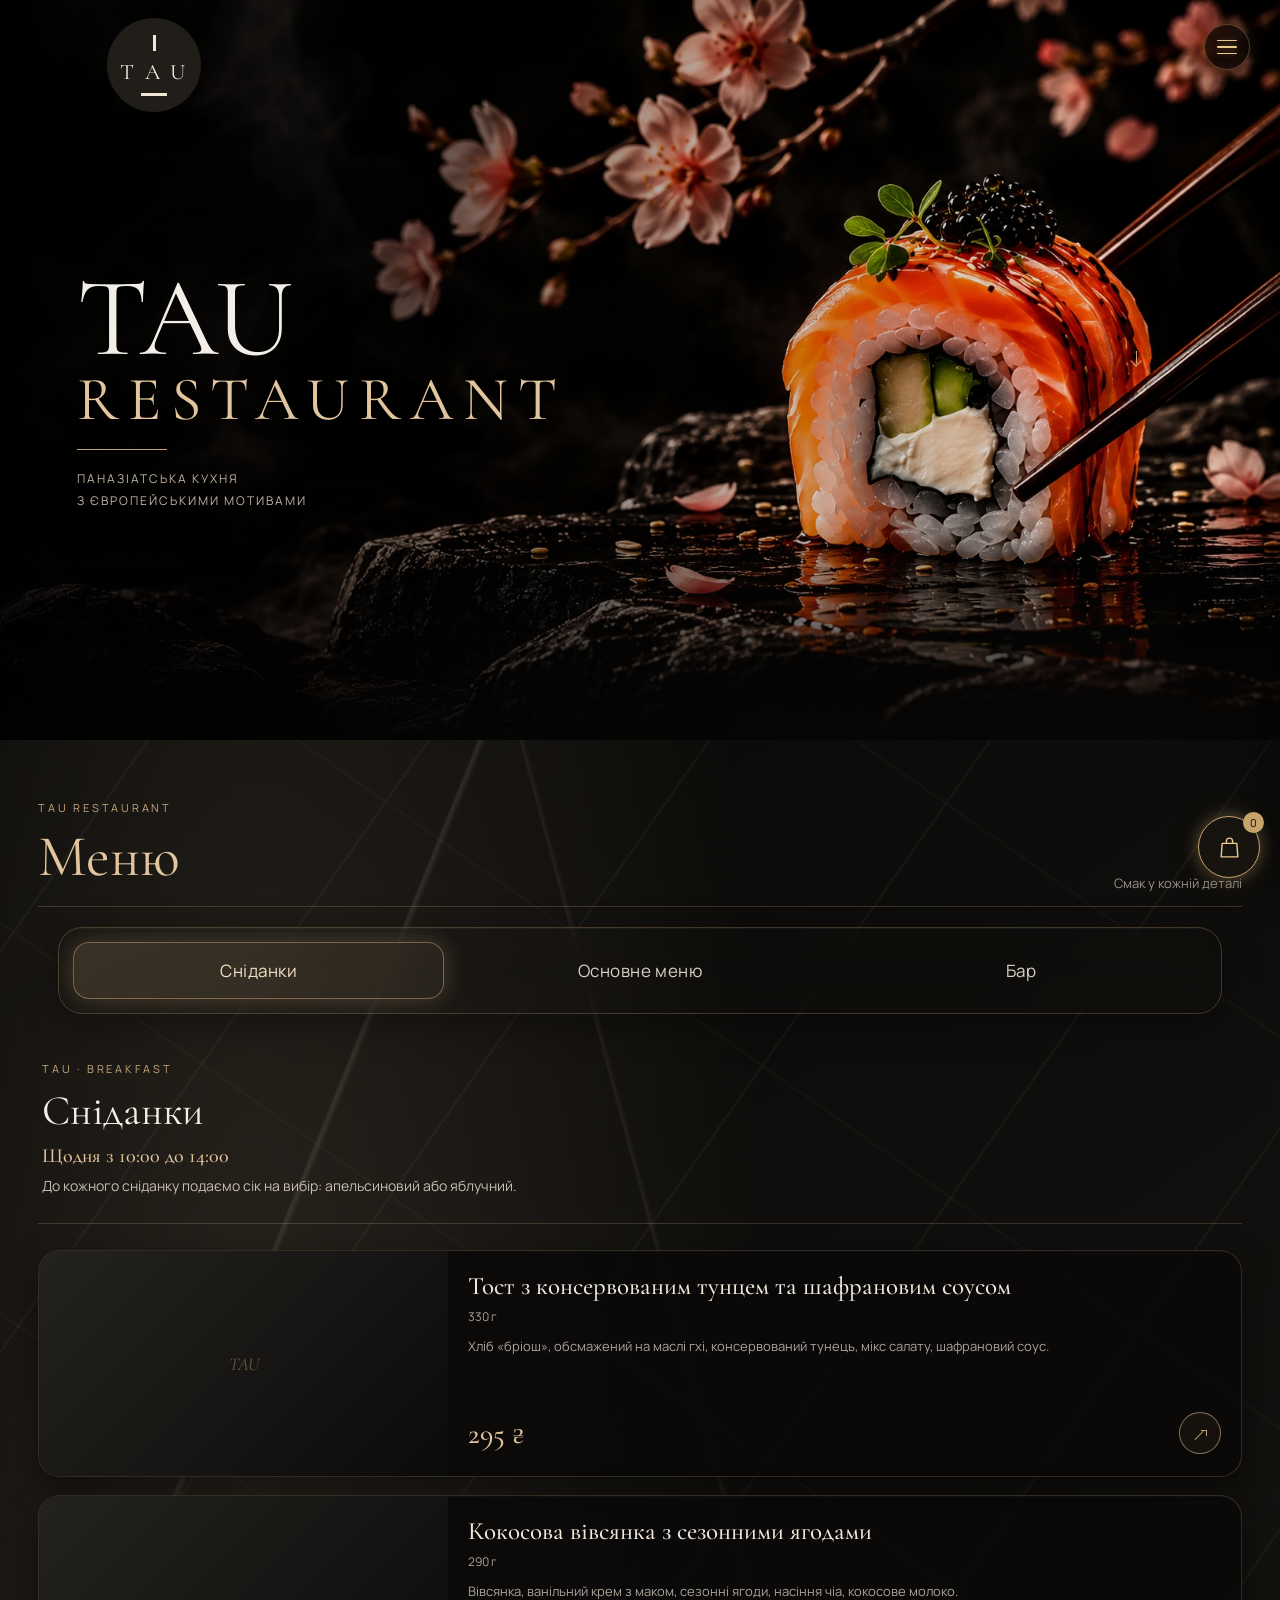
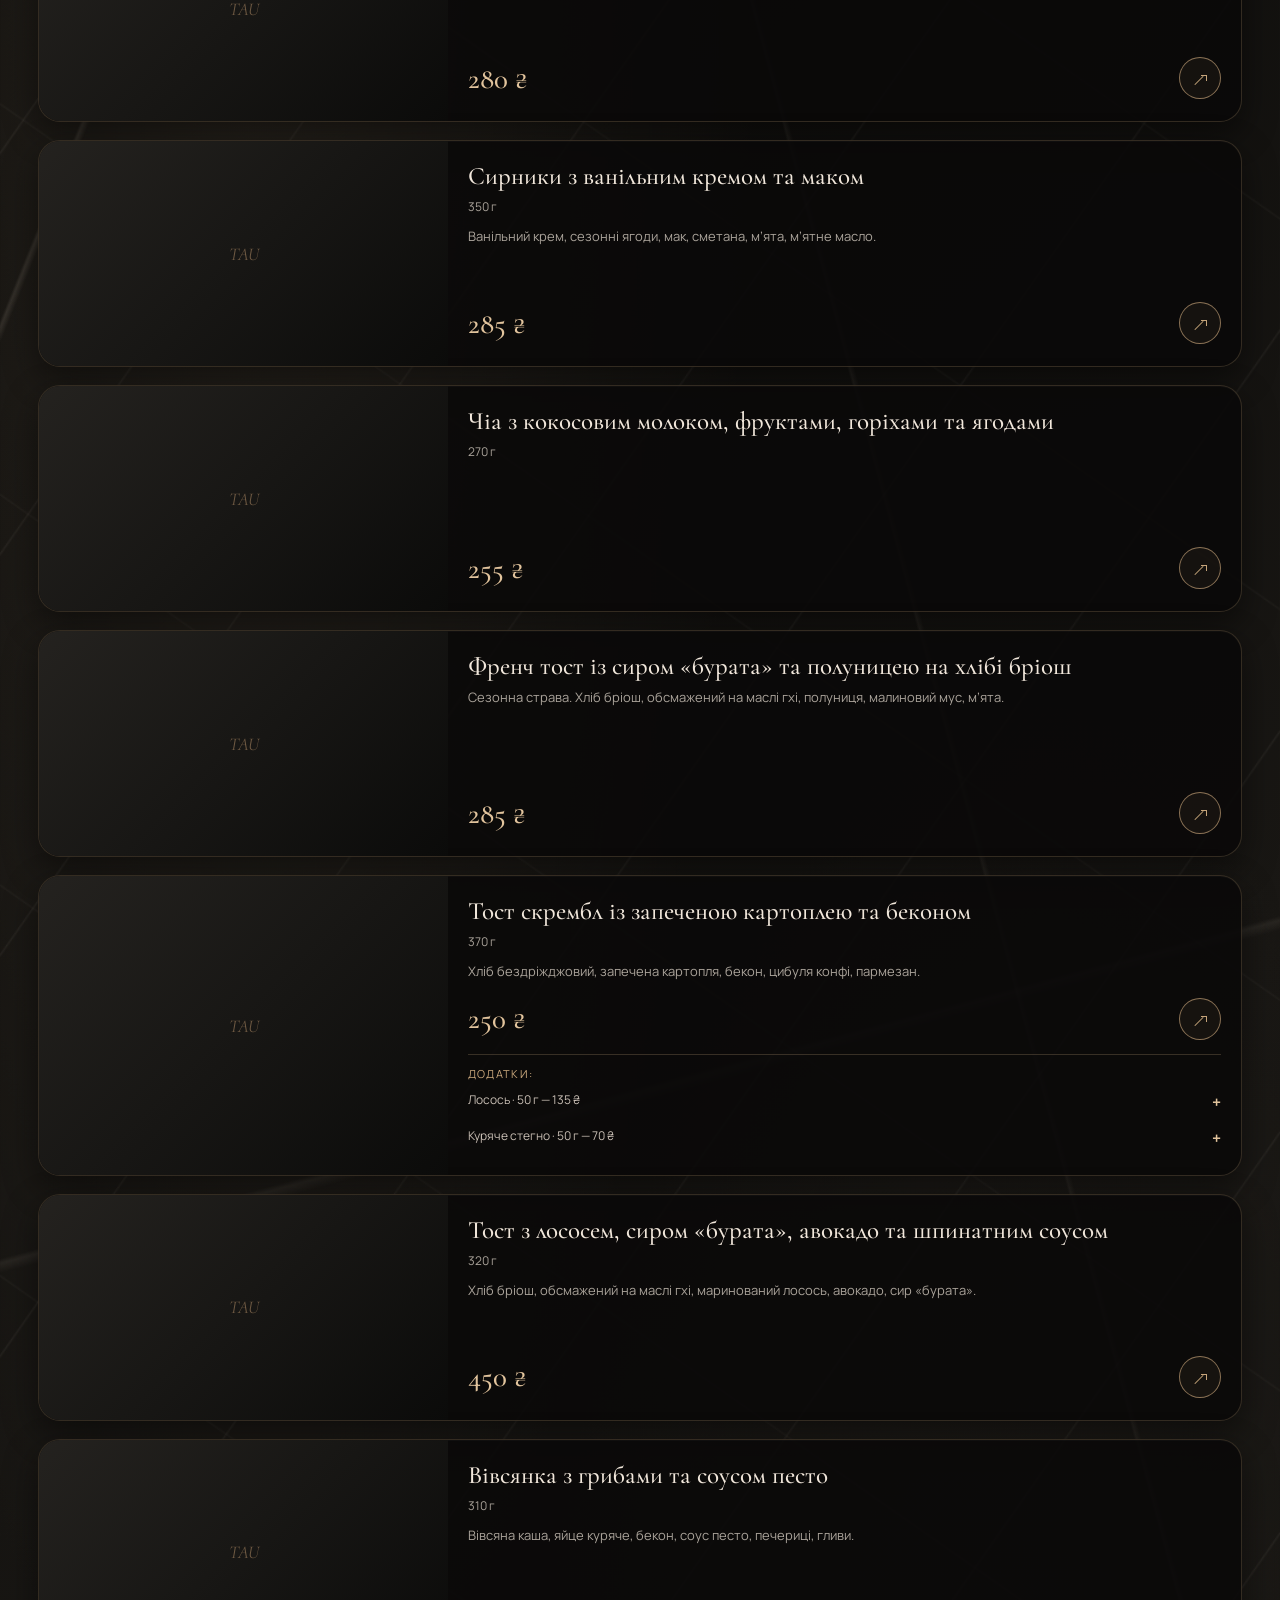
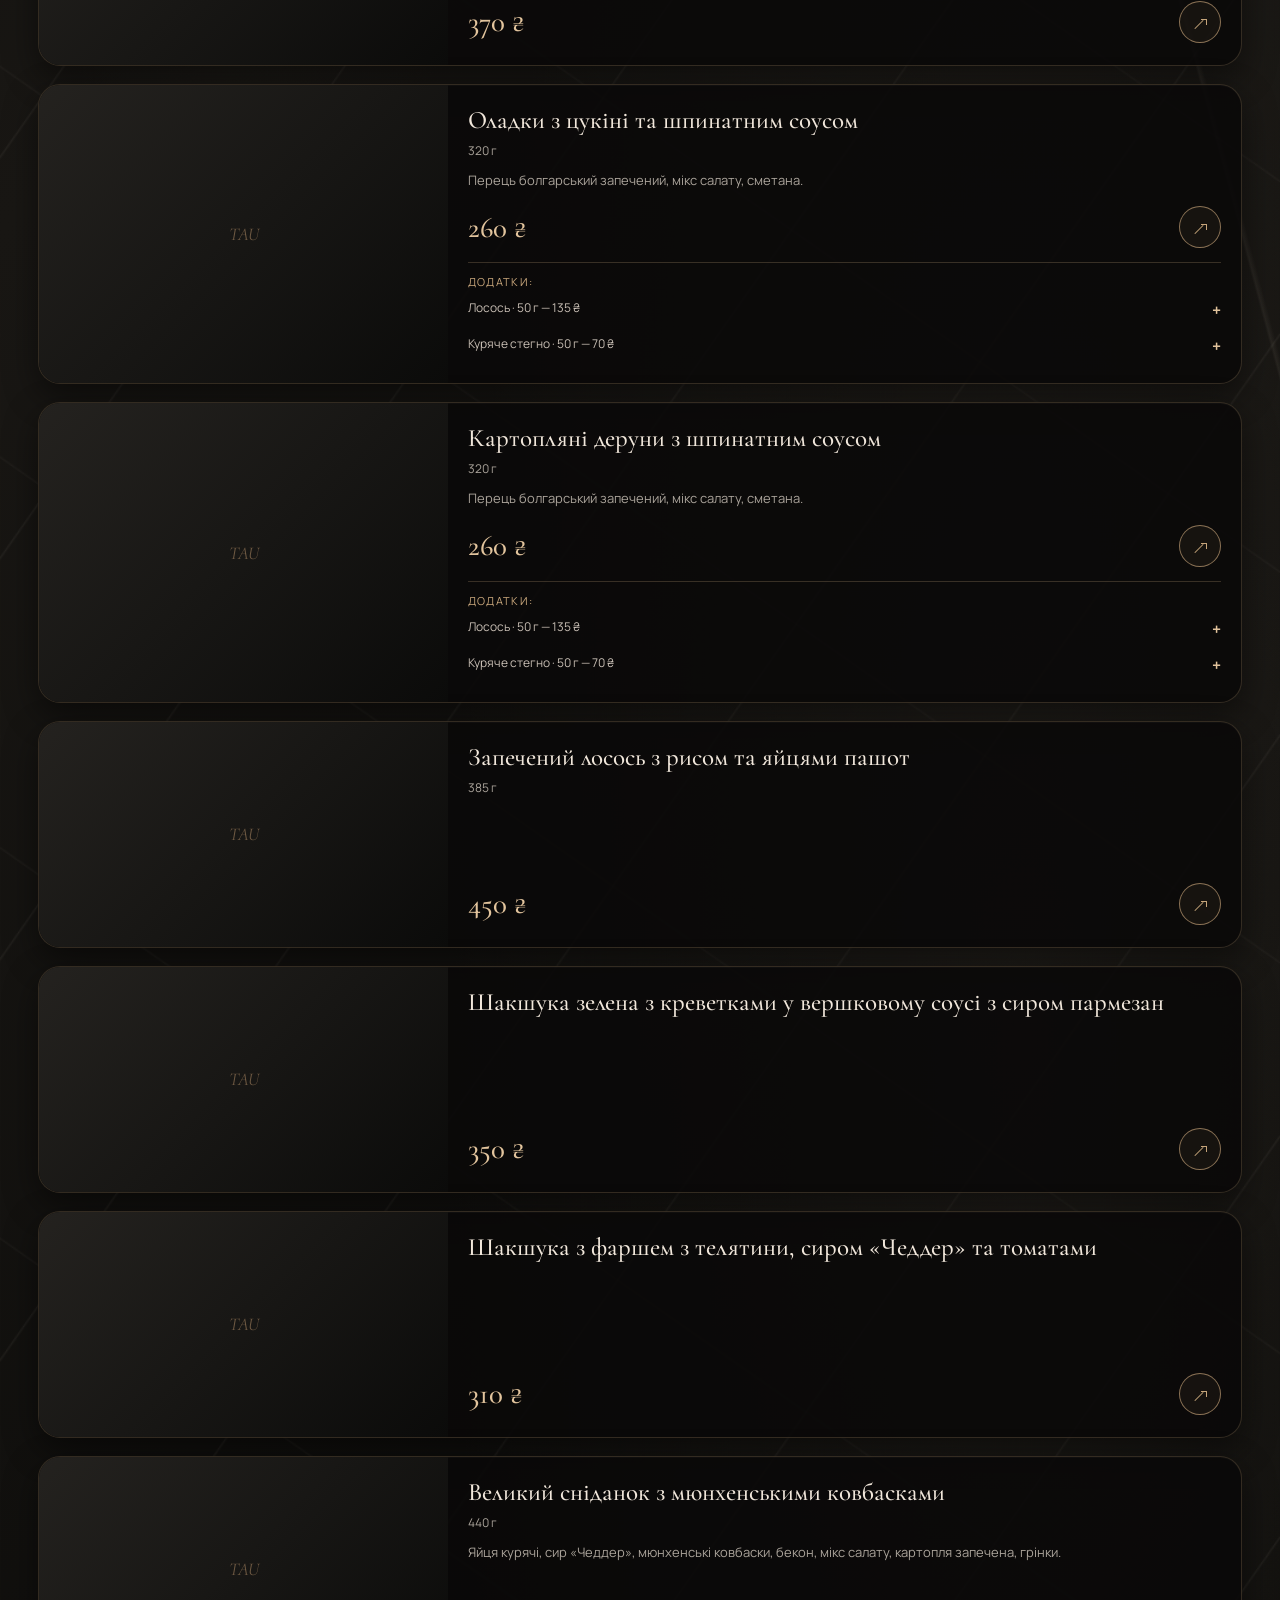
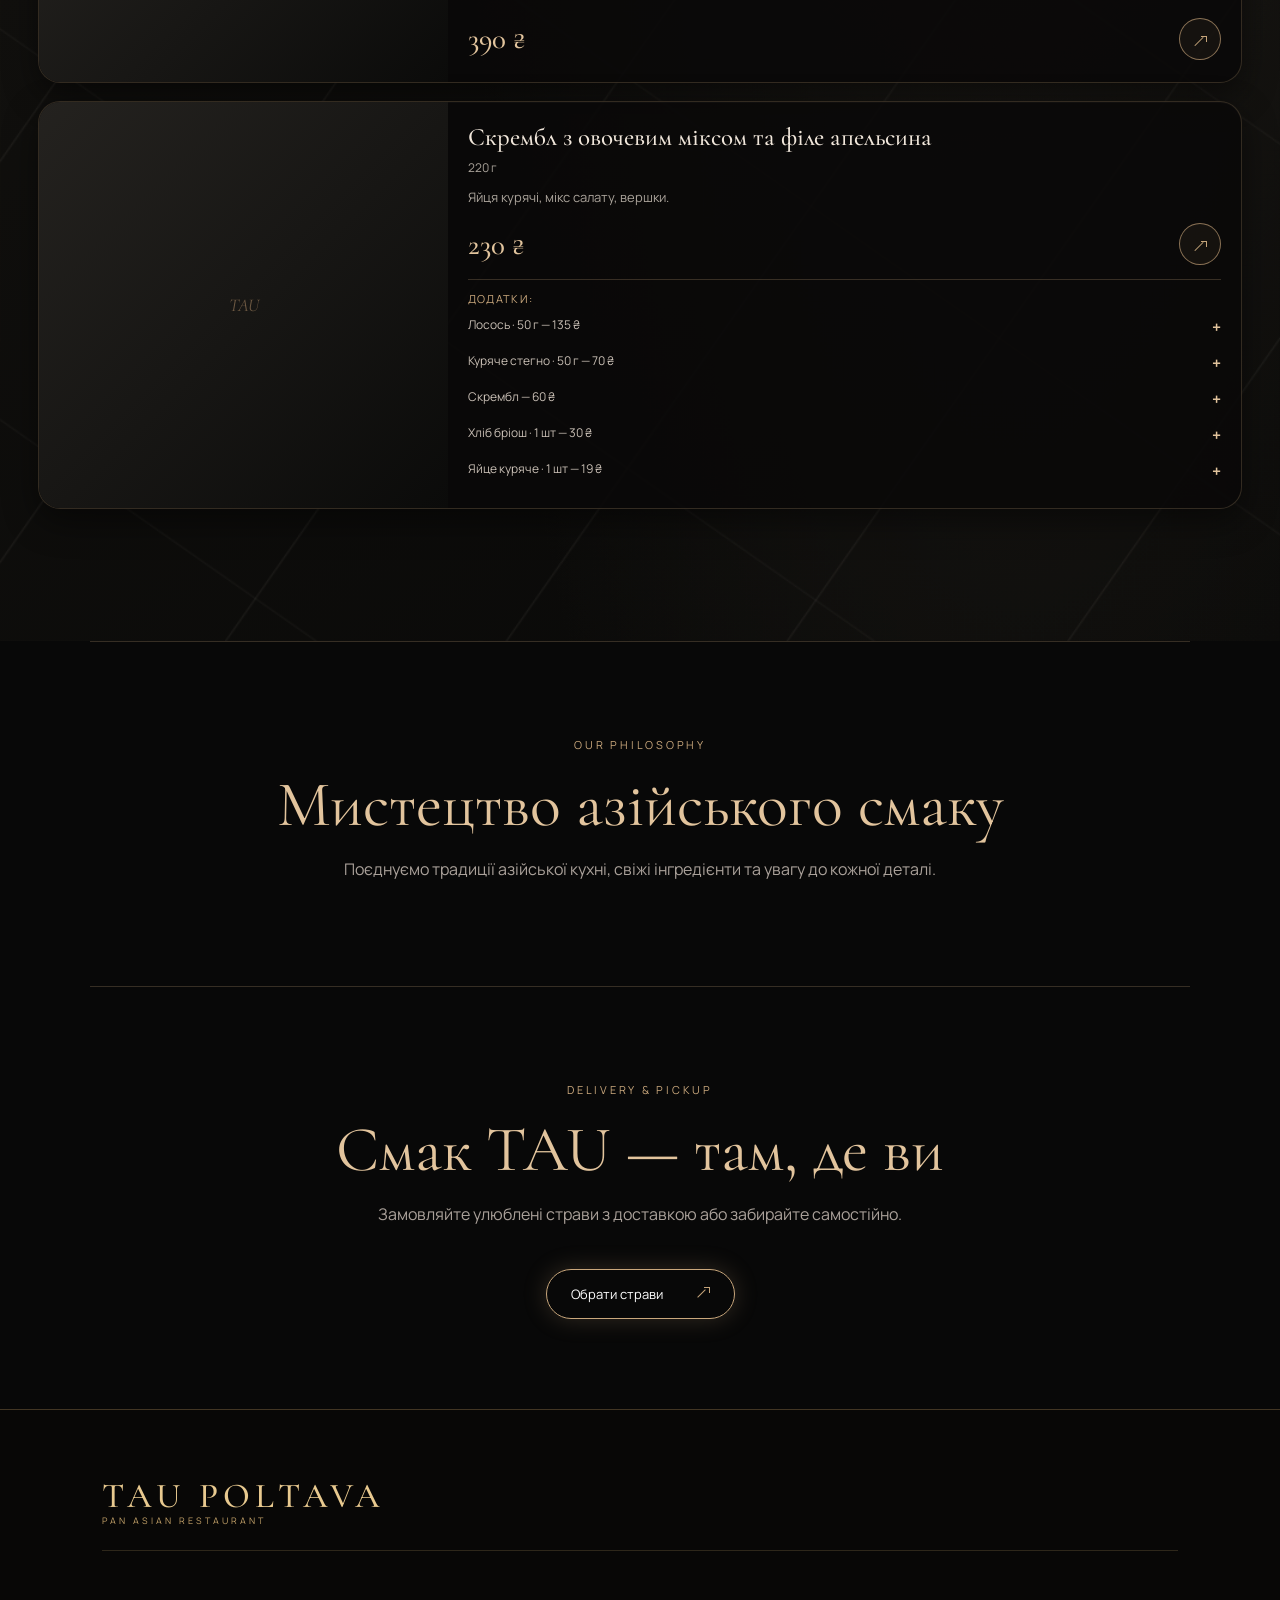
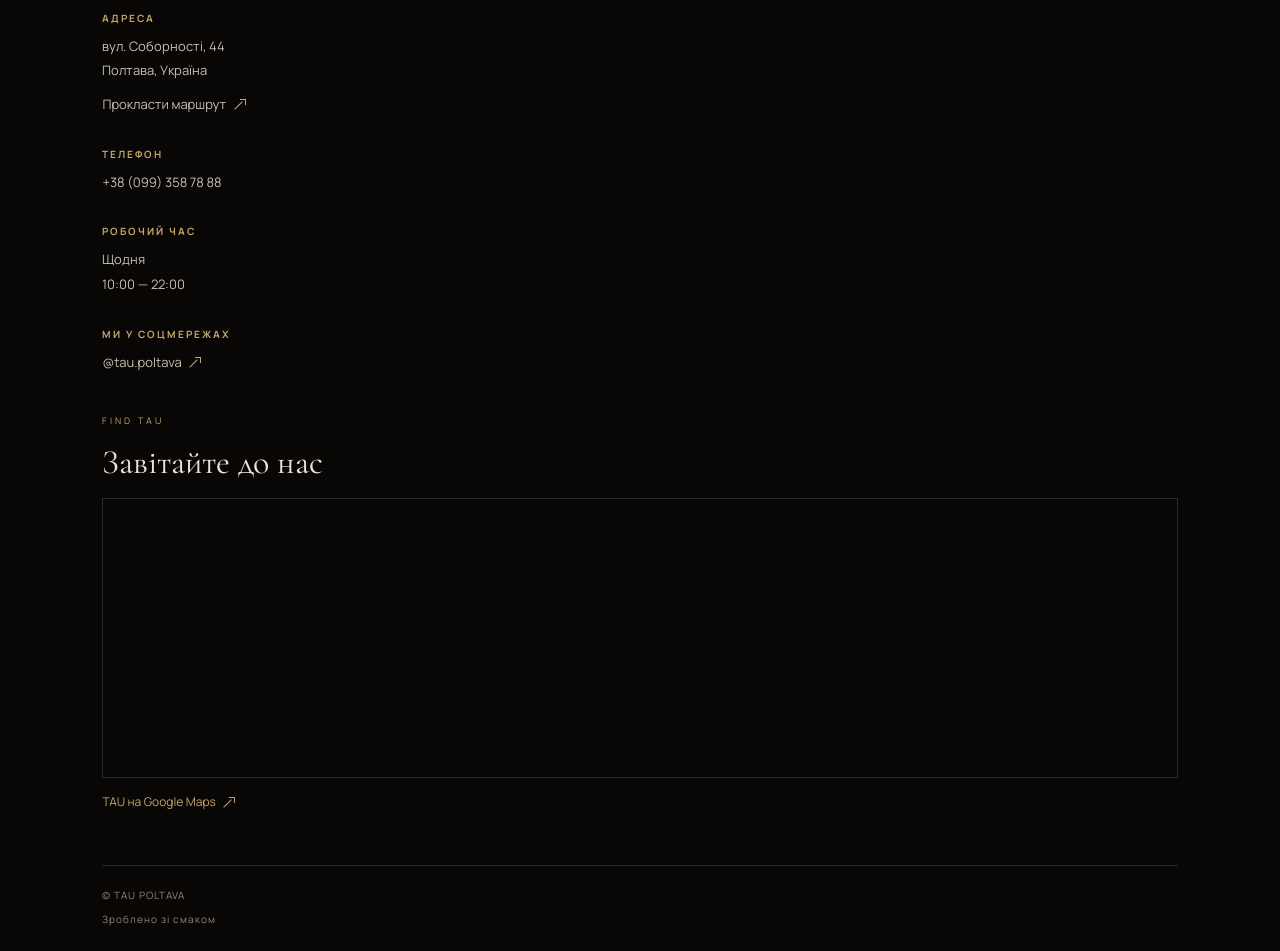
<file: menu.html>
<!doctype html>
<html lang="uk">
<head>
<meta charset="UTF-8">
<meta name="viewport" content="width=device-width, initial-scale=1">
<meta name="theme-color" content="#080706">
<title>TAU POLTAVA — Меню</title>

<link rel="preconnect" href="https://fonts.googleapis.com">
<link rel="preconnect" href="https://fonts.gstatic.com" crossorigin>
<link href="https://fonts.googleapis.com/css2?family=Cormorant+Garamond:wght@400;500;600&family=Manrope:wght@400;500;600;700&display=swap" rel="stylesheet">

<link rel="stylesheet" href="styles.css">
</head>

<body>

<header class="topbar">
  <a class="brand-lockup" href="index.html" aria-label="TAU Poltava home">
    <span class="brand-symbol">
      <i></i><b>T A U</b><em></em>
    </span>
  </a>

  <div class="top-actions">
    <button class="icon-btn" id="cart-open" aria-label="Кошик">
      <svg width="23" height="23" viewBox="0 0 24 24" fill="none" stroke="currentColor" stroke-width="1.35" stroke-linecap="round" stroke-linejoin="round">
        <path d="M5 8h14l1 13H4L5 8Z"/>
        <path d="M9 8V6a3 3 0 0 1 6 0v2"/>
      </svg>
      <b id="cart-count">0</b>
    </button>

    <button class="icon-btn" id="menu-toggle" aria-label="Відкрити меню" aria-expanded="false">
      <span class="menu-lines"><i></i><i></i><i></i></span>
    </button>
  </div>
</header>

<nav class="tau-dropdown" id="tau-dropdown" aria-label="Навігація TAU">
  <a href="index.html">
    <span>Головна</span><i class="tau-arrow" aria-hidden="true"></i>
  </a>
  <a href="menu.html?mode=dinein" data-mode="dinein">
    <span>У закладі</span><i class="tau-arrow" aria-hidden="true"></i>
  </a>
  <a href="menu.html?mode=delivery" data-mode="delivery">
    <span>Доставка та самовивіз</span><i class="tau-arrow" aria-hidden="true"></i>
  </a>
  <a href="booking.html">
    <span>Бронювання столиків</span><i class="tau-arrow" aria-hidden="true"></i>
  </a>
  <a href="corporate.html">
    <span>Корпоративи</span><i class="tau-arrow" aria-hidden="true"></i>
  </a>
</nav>

<main>

<section class="hero home-hero" id="home">
  <div class="hero-copy">
    <h1 class="tau-title">
      TAU
      <span>RESTAURANT</span>
    </h1>
    <div class="tau-line"></div>
    <p class="tagline">
      ПАНАЗІАТСЬКА КУХНЯ<br>
      З ЄВРОПЕЙСЬКИМИ МОТИВАМИ
    </p>
  </div>
  <div class="scroll-cue">
    <span class="tau-arrow tau-arrow-down" aria-hidden="true"></span>
  </div>
</section>

<section class="menu-section" id="menu">

  <div class="section-heading">
    <div>
      <span class="eyebrow">TAU RESTAURANT</span>
      <h2>Меню</h2>
    </div>
    <span class="muted">Смак у кожній деталі</span>
  </div>

  <nav class="category-nav" id="category-nav" aria-label="Категорії меню"></nav>
  <div id="menu-groups"></div>

</section>

<section class="info-section" id="about">
  <span class="eyebrow">OUR PHILOSOPHY</span>
  <h2>Мистецтво азійського смаку</h2>
  <p>Поєднуємо традиції азійської кухні, свіжі інгредієнти та увагу до кожної деталі.</p>
</section>

<section class="info-section delivery-section" id="delivery">
  <span class="eyebrow">DELIVERY & PICKUP</span>
  <h2>Смак TAU — там, де ви</h2>
  <p>Замовляйте улюблені страви з доставкою або забирайте самостійно.</p>
  <a class="hero-cta" href="#menu">
    Обрати страви <span class="tau-arrow" aria-hidden="true"></span>
  </a>
</section>

</main>

<footer class="tau-footer" id="contacts">

  <div class="footer-brand">
    <h2>TAU POLTAVA</h2>
    <span>PAN ASIAN RESTAURANT</span>
  </div>

  <div class="footer-section">
    <h3>Адреса</h3>
    <p>вул. Соборності, 44<br>Полтава, Україна</p>
    <a href="https://www.google.com/maps/search/?api=1&query=TAU+Sobornosti+44+Poltava" target="_blank" rel="noopener">
      Прокласти маршрут <i class="tau-arrow" aria-hidden="true"></i>
    </a>
  </div>

  <div class="footer-section">
    <h3>Телефон</h3>
    <a href="tel:+380993587888">+38 (099) 358 78 88</a>
  </div>

  <div class="footer-section">
    <h3>Робочий час</h3>
    <p>Щодня<br>10:00 — 22:00</p>
  </div>

  <div class="footer-section">
    <h3>Ми у соцмережах</h3>
    <a href="https://www.instagram.com/tau.poltava/" target="_blank" rel="noopener">
      @tau.poltava <i class="tau-arrow" aria-hidden="true"></i>
    </a>
  </div>

  <div class="footer-map">
    <span class="footer-eyebrow">FIND TAU</span>
    <h3>Завітайте до нас</h3>
    <iframe
      title="TAU на Google Maps"
      src="https://www.google.com/maps?q=TAU%2C%20Sobornosti%20Street%2044%2C%20Poltava%2C%20Ukraine&output=embed"
      loading="lazy"
      referrerpolicy="no-referrer-when-downgrade"
      allowfullscreen>
    </iframe>
    <a href="https://www.google.com/maps?q=TAU%2C%20Sobornosti%20Street%2044%2C%20Poltava%2C%20Ukraine" target="_blank" rel="noopener">
      TAU на Google Maps <i class="tau-arrow" aria-hidden="true"></i>
    </a>
  </div>

  <div class="footer-bottom">
    <span>© TAU POLTAVA</span>
    <span>Зроблено зі смаком</span>
  </div>

</footer>

<aside class="cart-panel" id="cart-panel">
  <div class="cart-head">
    <div>
      <span class="eyebrow">TAU · POLTAVA</span>
      <h2>Кошик</h2>
      <p class="muted">Ваше замовлення</p>
    </div>
    <button class="close-btn" id="cart-close">×</button>
  </div>

  <div id="cart-items" class="cart-items">
    <p class="muted">Кошик поки порожній</p>
  </div>

  <div class="cart-bottom">
    <div class="total">
      <span>До сплати</span>
      <strong id="cart-total">0 ₴</strong>
    </div>
    <button class="gold-button" id="checkout">
      Перейти до оформлення <span class="tau-arrow" aria-hidden="true"></span>
    </button>
    <p class="cart-hint">Доставка або самовивіз</p>
  </div>
</aside>

<div class="scrim" id="scrim"></div>
<div class="toast" id="toast"></div>

<style>

/* HEADER */
.topbar {
  z-index: 1000 !important;
}

.top-actions {
  display: flex !important;
  align-items: center;
  gap: 12px;
}

#menu-toggle {
  display: flex !important;
  align-items: center;
  justify-content: center;
  width: 46px;
  height: 46px;
  color: #e8c98f !important;
  background: rgba(8,7,6,.65) !important;
  border: 1px solid rgba(197,163,106,.35) !important;
  border-radius: 50%;
  box-shadow: 0 0 12px rgba(197,163,106,.25), 0 0 26px rgba(197,163,106,.14);
  cursor: pointer;
}

.menu-lines {
  width: 21px;
  display: flex !important;
  flex-direction: column;
  gap: 5px;
}

.menu-lines i {
  display: block !important;
  width: 21px;
  height: 1.5px;
  background: #f0d5a0 !important;
  box-shadow: 0 0 8px rgba(240,213,160,.95);
}

/* DROPDOWN */
.tau-dropdown {
  position: absolute;
  z-index: 1100;
  top: 88px;
  right: 24px;
  width: min(360px, calc(100vw - 36px));
  padding: 12px 25px;
  background: rgba(13,12,10,.98);
  border: 1px solid rgba(197,163,106,.38);
  box-shadow: 0 18px 55px rgba(0,0,0,.65);
  backdrop-filter: blur(18px);
  border-radius: 2px;
  opacity: 0;
  visibility: hidden;
  transform: translateY(-8px);
  transition: .25s ease;
}

.tau-dropdown.open {
  opacity: 1;
  visibility: visible;
  transform: translateY(0);
}

.tau-dropdown a {
  display: flex;
  justify-content: space-between;
  align-items: center;
  gap: 12px;
  padding: 19px 0;
  color: #eee4d4;
  text-decoration: none;
  font-family: "Cormorant Garamond", serif;
  font-size: 21px;
  font-weight: 500;
  letter-spacing: .4px;
  border-bottom: 1px solid rgba(197,163,106,.16);
  transition: color .25s ease, padding .25s ease;
}

.tau-dropdown a:last-child {
  border-bottom: none;
}

.tau-dropdown a:hover {
  color: #d9b878;
  padding-left: 7px;
}

/* FOOTER */
.tau-footer {
  width: 100%;
  padding: 65px 8% 25px;
  background: #080706;
  color: #eee5d8;
  border-top: 1px solid rgba(197,163,106,.3);
  display: flex;
  flex-direction: column;
  align-items: flex-start;
  gap: 30px;
  box-sizing: border-box;
}

.footer-brand {
  padding-bottom: 25px;
  border-bottom: 1px solid rgba(197,163,106,.2);
  width: 100%;
}

.footer-brand h2 {
  margin: 0;
  color: #e8c98f;
  font-family: "Cormorant Garamond", serif;
  font-size: 35px;
  font-weight: 500;
  letter-spacing: 5px;
}

.footer-brand span,
.footer-eyebrow {
  color: #c5a36a;
  font-family: Manrope, sans-serif;
  font-size: 9px;
  letter-spacing: 3px;
}

.footer-section {
  display: flex;
  flex-direction: column;
  align-items: flex-start;
  gap: 9px;
}

.footer-section h3 {
  margin: 0;
  color: #c5a36a;
  font-family: Manrope, sans-serif;
  font-size: 10px;
  letter-spacing: 2px;
  text-transform: uppercase;
}

.footer-section p,
.footer-section a {
  margin: 0;
  color: #c8bfb1;
  font-family: Manrope, sans-serif;
  font-size: 13px;
  line-height: 1.9;
  text-decoration: none;
}

.footer-section a:hover,
.footer-map a:hover {
  color: #e8c98f;
}

.footer-map {
  width: 100%;
  margin-top: 10px;
  display: flex;
  flex-direction: column;
  align-items: flex-start;
  gap: 15px;
}

.footer-map h3 {
  margin: 0;
  font-family: "Cormorant Garamond", serif;
  font-size: 34px;
  font-weight: 400;
}

.footer-map iframe {
  display: block;
  width: 100%;
  height: 280px;
  border: 1px solid rgba(197,163,106,.3);
  filter: grayscale(1) brightness(.75);
}

.footer-map a {
  color: #c5a36a;
  font-family: Manrope, sans-serif;
  font-size: 12px;
  text-decoration: none;
}

.footer-bottom {
  width: 100%;
  padding-top: 22px;
  border-top: 1px solid rgba(197,163,106,.2);
  display: flex;
  flex-direction: column;
  gap: 10px;
  color: #918779;
  font-family: Manrope, sans-serif;
  font-size: 10px;
  letter-spacing: 1px;
}

/* ЕДИНЫЕ СТРЕЛКИ */
.tau-arrow {
  display: inline-block !important;
  position: relative;
  width: 13px;
  height: 13px;
  min-width: 13px;
  margin-left: 8px;
  padding: 0 !important;
  border: 0 !important;
  background: transparent !important;
  color: #d9b486 !important;
  font-size: 0 !important;
  font-style: normal !important;
  font-weight: 400 !important;
  line-height: 1 !important;
  opacity: .9;
  vertical-align: middle;
  flex-shrink: 0;
  box-shadow: none !important;
  transition: transform .25s ease, opacity .25s ease;
}

.tau-arrow::before {
  content: "";
  position: absolute;
  width: 11px;
  height: 1px;
  background: currentColor;
  top: 6px;
  left: 0;
  transform: rotate(-45deg);
  transform-origin: center;
}

.tau-arrow::after {
  content: "";
  position: absolute;
  width: 5px;
  height: 5px;
  border-top: 1px solid currentColor;
  border-right: 1px solid currentColor;
  top: 0;
  right: 0;
}

.tau-dropdown a .tau-arrow {
  margin-left: 12px;
}

.tau-dropdown a:hover .tau-arrow,
.footer-section a:hover .tau-arrow,
.footer-map a:hover .tau-arrow {
  transform: translate(3px, -3px);
  opacity: 1;
}

.hero-cta .tau-arrow,
.gold-button .tau-arrow {
  width: 14px;
  height: 14px;
  min-width: 14px;
  margin-left: 9px;
}

.hero-cta:hover .tau-arrow,
.gold-button:hover .tau-arrow {
  transform: translate(3px, -3px);
  opacity: 1;
}

/* СТРЕЛКА ПРОКРУТКИ */
.scroll-cue .tau-arrow-down {
  width: 13px;
  height: 18px;
  min-width: 13px;
  margin: 0;
  color: #d9b486 !important;
  opacity: .9;
}

.scroll-cue .tau-arrow-down::before {
  width: 1px;
  height: 13px;
  left: 6px;
  top: 0;
  background: currentColor;
  transform: none;
}

.scroll-cue .tau-arrow-down::after {
  width: 7px;
  height: 7px;
  left: 2px;
  right: auto;
  top: 6px;
  border: 0;
  border-right: 1px solid currentColor;
  border-bottom: 1px solid currentColor;
  transform: rotate(45deg);
}

/* =========================================
   ПЛАВНЫЙ ПЕРЕХОД ОТ ФОТОГРАФИИ К МРАМОРУ
========================================= */

#home.home-hero {
  position: relative;
  isolation: isolate;
}

#home.home-hero::after {
  content: "";
  position: absolute;
  z-index: 2;
  left: 0;
  right: 0;
  bottom: -1px;
  height: clamp(190px, 27vw, 360px);
  pointer-events: none;
  background: linear-gradient(
    to bottom,
    rgba(8,7,6,0) 0%,
    rgba(8,7,6,.10) 20%,
    rgba(8,7,6,.38) 45%,
    rgba(8,7,6,.76) 72%,
    #090908 100%
  );
}

#home.home-hero .hero-copy,
#home.home-hero .scroll-cue {
  position: relative;
  z-index: 3;
}

/* =========================================
   ЧЁРНЫЙ МРАМОР — ТОЛЬКО РАЗДЕЛ БЛЮД
========================================= */

#menu.menu-section {
  position: relative;
  isolation: auto;
  overflow: visible !important;
  margin-top: 0;
  padding-top: 55px;
  background:
    radial-gradient(ellipse at 15% 20%, rgba(130,115,100,.10), transparent 35%),
    radial-gradient(ellipse at 85% 65%, rgba(150,125,95,.08), transparent 38%),
    repeating-linear-gradient(
      125deg,
      transparent 0,
      transparent 95px,
      rgba(190,175,155,.035) 97px,
      transparent 100px,
      transparent 180px
    ),
    repeating-linear-gradient(
      35deg,
      transparent 0,
      transparent 145px,
      rgba(210,195,175,.045) 147px,
      transparent 150px,
      transparent 260px
    ),
    linear-gradient(145deg,#090908,#151310 45%,#080807) !important;
}

#menu.menu-section::before {
  content: "";
  position: absolute;
  inset: 0;
  z-index: -1;
  pointer-events: none;
  opacity: .75;
  background:
    linear-gradient(112deg,transparent 10%,rgba(210,195,175,.09) 10.15%,transparent 10.4%,transparent 10.8%,rgba(210,195,175,.045) 11%,transparent 11.2%),
    linear-gradient(165deg,transparent 37%,rgba(190,175,155,.08) 37.15%,transparent 37.35%,transparent 37.8%,rgba(190,175,155,.04) 38%,transparent 38.2%),
    linear-gradient(75deg,transparent 68%,rgba(205,185,155,.08) 68.15%,transparent 68.4%),
    repeating-linear-gradient(155deg,transparent 0,transparent 210px,rgba(220,205,185,.035) 211px,transparent 213px,transparent 310px);
}

#menu.menu-section > * {
  position: relative;
}

#menu #category-nav,
#menu #menu-groups {
  background: transparent !important;
}

#menu .product {
  background: rgba(10,9,8,.88) !important;
  border-color: rgba(201,167,124,.2);
}

/* МОБИЛЬНАЯ ВЕРСИЯ */
@media(max-width:600px) {
  .tau-dropdown {
    top: 88px;
    right: 18px;
  }

  .tau-dropdown a {
    font-size: 19px;
    padding: 17px 0;
  }

  .tau-footer {
    padding: 50px 25px 22px;
    gap: 27px;
  }

  .footer-brand h2 {
    font-size: 30px;
  }

  .footer-map iframe {
    height: 230px;
  }

  .tau-arrow {
    width: 12px;
    height: 12px;
    min-width: 12px;
    margin-left: 7px;
  }

  .scroll-cue .tau-arrow-down {
    width: 13px;
    height: 18px;
    min-width: 13px;
  }

  #home.home-hero::after {
    height: 220px;
    background: linear-gradient(
      to bottom,
      rgba(8,7,6,0) 0%,
      rgba(8,7,6,.18) 25%,
      rgba(8,7,6,.55) 58%,
      #090908 100%
    );
  }

  #menu.menu-section {
    padding-top: 40px;
    background:
      radial-gradient(ellipse at 20% 15%,rgba(140,120,100,.09),transparent 40%),
      repeating-linear-gradient(125deg,transparent 0,transparent 110px,rgba(190,175,155,.035) 112px,transparent 115px),
      linear-gradient(145deg,#090908,#14120f 50%,#080807) !important;
  }
}

</style>

<script>
(() => {
  const toggle = document.getElementById("menu-toggle");
  const dropdown = document.getElementById("tau-dropdown");

  if (!toggle || !dropdown) return;

  const currentMode = new URLSearchParams(location.search).get("mode");

  dropdown.querySelectorAll("[data-mode]").forEach(link => {
    if (link.dataset.mode === currentMode) {
      link.remove();
    }
  });

  toggle.addEventListener("click", event => {
    event.stopPropagation();
    const opened = dropdown.classList.toggle("open");
    toggle.setAttribute("aria-expanded", String(opened));
  });

  document.addEventListener("click", event => {
    if (!toggle.contains(event.target) && !dropdown.contains(event.target)) {
      dropdown.classList.remove("open");
      toggle.setAttribute("aria-expanded", "false");
    }
  });

  dropdown.querySelectorAll("a").forEach(link => {
    link.addEventListener("click", () => {
      dropdown.classList.remove("open");
      toggle.setAttribute("aria-expanded", "false");
    });
  });
})();
</script>

<script src="app.js"></script>

</body>
</html>
</file>
<file: styles.css>
*{box-sizing:border-box} :root{--bg:#080706;--panel:#11100e;--gold:#c9a77c;--gold2:#e2c49d;--muted:#99918a;--line:rgba(201,167,124,.24)} html{scroll-behavior:smooth} body{margin:0;background:radial-gradient(ellipse at 50% 0%,#201811 0,#080706 42rem);color:#f3eee8;font-family:Manrope,Arial,sans-serif} button{font:inherit;color:inherit}.topbar{height:96px;display:flex;align-items:center;justify-content:space-between;padding:18px clamp(20px,5vw,76px);position:absolute;z-index:3;top:0;left:0;right:0}.brand{text-decoration:none;color:var(--gold2);display:flex;flex-direction:column;gap:0}.brand span{font-family:"Cormorant Garamond",serif;font-size:54px;line-height:.8;letter-spacing:.23em}.brand small{font-size:8px;letter-spacing:.28em;margin:12px 0 0 5px}.top-actions{display:flex;gap:24px}.icon-btn{border:0;background:none;color:var(--gold2);font-size:27px;cursor:pointer;position:relative}.icon-btn b{font:10px Manrope;background:var(--gold);color:#15100b;border-radius:20px;padding:2px 5px;position:absolute;top:-3px;right:-9px}.hero{min-height:450px;height:57vw;max-height:650px;position:relative;display:flex;align-items:flex-end;padding:0 clamp(24px,6vw,90px) 66px;overflow:hidden;background:linear-gradient(90deg,rgba(0,0,0,.92),rgba(0,0,0,.38) 58%,rgba(0,0,0,.12)),linear-gradient(0deg,#080706 0%,transparent 35%),url("assets/hero.jpg") center/cover no-repeat,#17110d}.hero:after{content:"";position:absolute;inset:0;pointer-events:none;background:radial-gradient(ellipse at 75% 55%,transparent 0 22%,rgba(0,0,0,.22) 70%)}.hero-copy{position:relative;z-index:1}.eyebrow{font-size:11px;letter-spacing:.25em;color:var(--gold);text-transform:uppercase}.hero h1{font:400 clamp(58px,9vw,92px)/.9 "Cormorant Garamond",serif;margin:18px 0 12px}.tagline{display:flex;align-items:center;gap:12px;color:#c2b3a3;font-size:14px}.tagline i{width:42px;height:1px;background:var(--gold)}.hero-note{position:absolute;right:7%;bottom:18%;z-index:1;font:500 18px "Cormorant Garamond";letter-spacing:.3em;color:rgba(226,196,157,.55);text-align:right}.hero-note span{font:9px Manrope;letter-spacing:.35em}.category-nav{display:flex;gap:7px;overflow:auto;scrollbar-width:none;padding:14px clamp(16px,3vw,42px);margin:-1px auto 38px;position:relative;z-index:2;background:rgba(14,13,11,.93);border:1px solid rgba(201,167,124,.16);border-radius:40px;width:calc(100% - 40px);max-width:1300px}.category-nav button{white-space:nowrap;border:1px solid transparent;background:transparent;padding:12px 20px;border-radius:30px;color:#ddd3c8;cursor:pointer}.category-nav button.active,.category-nav button:hover{border-color:var(--gold);box-shadow:0 0 20px rgba(201,167,124,.18);color:#fff}.menu-section{max-width:1300px;margin:auto;padding:0 clamp(18px,3vw,42px) 90px}.section-heading{display:flex;align-items:end;justify-content:space-between;border-bottom:1px solid var(--line);padding-bottom:14px;margin-bottom:20px}.section-heading h2{font:400 34px "Cormorant Garamond";margin:4px 0 0}.muted{color:var(--muted);font-size:13px}.products{display:grid;grid-template-columns:repeat(2,minmax(0,1fr));gap:18px}.product{min-height:220px;display:grid;grid-template-columns:47% 1fr;background:linear-gradient(115deg,#171512,#0b0a09);border:1px solid rgba(201,167,124,.13);border-radius:22px;overflow:hidden;box-shadow:0 12px 30px #0008}.product-photo{background:linear-gradient(135deg,#29211a,#100e0c);min-height:220px;position:relative}.product-photo img{width:100%;height:100%;object-fit:cover;position:absolute;inset:0}.photo-placeholder{position:absolute;inset:0;display:grid;place-items:center;color:#6f5a43;font:italic 18px "Cormorant Garamond"}.product-info{padding:22px 20px;display:flex;flex-direction:column;align-items:flex-start}.product-info h3{font:500 27px/1.05 "Cormorant Garamond";margin:0 0 7px}.meta{color:#aaa19a;font-size:12px;margin-bottom:12px}.description{color:#aaa19a;font-size:13px;line-height:1.5;margin:0 0 16px}.product-foot{display:flex;align-items:center;justify-content:space-between;width:100%;margin-top:auto}.price{font:500 29px "Cormorant Garamond";color:var(--gold2)}.add-btn{border:1px solid var(--gold);border-radius:50%;width:42px;height:42px;background:transparent;color:var(--gold2);font-size:23px;cursor:pointer}.add-btn:hover{background:var(--gold);color:#100d09}.cart-panel{position:fixed;z-index:10;right:0;top:0;height:100dvh;width:min(440px,100%);background:#100e0c;border-left:1px solid var(--line);padding:26px;transform:translateX(105%);transition:.3s;display:flex;flex-direction:column}.cart-panel.open{transform:translateX(0)}.cart-head,.total{display:flex;align-items:center;justify-content:space-between}.cart-head h2{font:400 30px "Cormorant Garamond"}.close-btn{border:0;background:none;font-size:30px;color:var(--gold);cursor:pointer}.cart-items{flex:1;overflow:auto}.cart-row{display:flex;justify-content:space-between;gap:12px;padding:14px 0;border-bottom:1px solid var(--line);font-size:14px}.cart-row button{background:none;border:1px solid var(--line);border-radius:50%;width:25px;height:25px}.cart-bottom{border-top:1px solid var(--line);padding-top:20px}.total{margin-bottom:18px}.total strong{font:28px "Cormorant Garamond";color:var(--gold2)}.gold-button{width:100%;border:0;border-radius:30px;padding:15px;background:linear-gradient(110deg,#a98255,#e1c39a);color:#17100a;font-weight:700;cursor:pointer}.scrim{position:fixed;inset:0;background:#0009;z-index:9;opacity:0;pointer-events:none;transition:.3s}.scrim.show{opacity:1;pointer-events:auto}.toast{position:fixed;bottom:24px;left:50%;transform:translate(-50%,20px);background:#c9a77c;color:#160f09;padding:12px 20px;border-radius:30px;opacity:0;transition:.25s;z-index:20}.toast.show{opacity:1;transform:translate(-50%,0)}@media(max-width:760px){.topbar{height:82px}.brand span{font-size:43px}.hero{height:530px;min-height:530px;padding-bottom:70px;background-position:58% center}.hero-note{display:none}.category-nav{margin-bottom:30px}.category-nav button{padding:10px 16px}.products{grid-template-columns:1fr;gap:14px}.product{min-height:190px;grid-template-columns:45% 1fr}.product-photo{min-height:190px}.product-info{padding:17px 14px}.product-info h3{font-size:24px}.description{font-size:12px}.price{font-size:26px}}@media(max-width:390px){.product{grid-template-columns:42% 1fr}.product-info{padding:14px 11px}.product-info h3{font-size:21px}.meta{font-size:11px}}

/* Refinements requested for TAU visual direction */
.brand{gap:2px}.brand span{font-size:clamp(54px,7vw,76px);letter-spacing:.19em;color:#e0bf96;text-shadow:0 2px 18px #b18a5c55}.brand small{font-size:11px;letter-spacing:.48em;color:#c9a77c;margin:8px 0 0 8px}
.hero{background-image:linear-gradient(90deg,rgba(0,0,0,.78),rgba(0,0,0,.12) 62%,rgba(0,0,0,.08)),linear-gradient(0deg,#080706 0%,transparent 31%),url("assets/hero.jpg");background-position:center,right center;background-size:cover}
.hero-copy{padding-bottom:8px}.hero .eyebrow{display:none}
.products{display:flex;flex-direction:column;gap:18px}
.product{grid-template-columns:minmax(220px,43%) 1fr;min-height:230px}
.product-photo{min-height:230px}
.cart-panel{width:min(470px,100%);padding:30px 28px;background:linear-gradient(160deg,#191510,#0b0908 65%);box-shadow:-22px 0 70px #0009}
.cart-head{align-items:flex-start;padding-bottom:22px;border-bottom:1px solid var(--line)}
.cart-head h2{font:400 38px "Cormorant Garamond";margin:5px 0 0}
.cart-head .muted{margin:2px 0 0}
.cart-items{padding:10px 0}
.cart-row{align-items:center;padding:18px 2px;border-bottom:1px solid rgba(201,167,124,.16)}
.cart-row b{display:inline-block;color:var(--gold2);font:22px "Cormorant Garamond";margin-top:5px}
.cart-row button{width:32px;height:32px;color:var(--gold2);font-size:20px}
.cart-bottom{padding-top:22px}
.total{font-size:14px;color:#cfc4b8}
.total strong{font-size:34px}
.gold-button{min-height:54px;letter-spacing:.02em;box-shadow:0 8px 24px #a9825530}
.gold-button span{font-size:20px;margin-left:8px}
.cart-hint{font-size:11px;color:#81766b;text-align:center;margin:13px 0 0}
.bag-btn{font-size:28px}.bag-icon{display:inline-block;border:1.5px solid var(--gold2);border-radius:5px;width:23px;height:23px;line-height:17px;font-size:18px}
@media(max-width:760px){.brand span{font-size:57px}.brand small{font-size:10px}.hero{background-position:58% center;height:540px;min-height:540px}.products{display:flex;flex-direction:column}.product{grid-template-columns:46% 1fr;min-height:205px}.product-photo{min-height:205px}.cart-panel{padding:24px 20px}}
@media(max-width:390px){.product{grid-template-columns:43% 1fr}.product-info{padding:14px 11px}}

/* Premium TAU home + anchored menu */
.brand-lockup{width:180px;text-decoration:none;color:var(--gold2);display:flex;flex-direction:column;align-items:center;gap:6px}
.brand-symbol{width:94px;height:94px;border-radius:50%;background:#211d19;display:flex;flex-direction:column;align-items:center;justify-content:center;gap:8px;box-shadow:0 0 34px #0009}
.brand-symbol i{height:16px;width:3px;background:#f1e5d6;display:block}.brand-symbol b{font:400 22px "Cormorant Garamond";letter-spacing:.12em;color:#f5eee5}.brand-symbol em{height:3px;width:26px;background:#f1e5d6;display:block}
.brand-lockup small{font:9px Manrope;letter-spacing:.16em;color:#e8ded1;white-space:nowrap}.brand-lockup strong{font:10px Manrope;letter-spacing:.45em;color:var(--gold2);font-weight:500}
.topbar{position:absolute;align-items:flex-start}.main-nav{display:flex;gap:25px;padding-top:28px}.main-nav a{font-size:11px;letter-spacing:.12em;text-transform:uppercase;color:#e8ded1;text-decoration:none}.main-nav a:hover{color:var(--gold2)}
.home-hero{height:740px;max-height:none;min-height:620px;align-items:center;padding-top:100px;background-image:linear-gradient(90deg,rgba(0,0,0,.86),rgba(0,0,0,.2) 62%,rgba(0,0,0,.02)),linear-gradient(0deg,#080706 0%,transparent 30%),url("assets/hero.jpg");background-position:center;background-size:cover}
.hero h1{font-size:clamp(64px,9vw,112px);line-height:.83}.hero h1 span{color:var(--gold2)}.hero-cta{display:inline-flex;align-items:center;gap:24px;margin-top:28px;padding:15px 24px;border:1px solid var(--gold);border-radius:40px;color:#fff;text-decoration:none;font-size:13px;box-shadow:0 0 24px #c9a77c35}.hero-cta span{color:var(--gold2);font-size:22px}.scroll-cue{position:absolute;bottom:28px;left:50%;color:var(--gold2);font-size:22px}
.menu-section{scroll-margin-top:20px;padding-top:35px}.section-heading h2{font-size:58px}.category-nav{position:sticky;top:8px;z-index:5;max-width:1300px;margin:20px auto 28px;background:rgba(10,9,8,.95);backdrop-filter:blur(16px)}
.category-nav button.active{background:linear-gradient(110deg,#a98255,#e1c39a);color:#15100a;box-shadow:0 0 22px #c9a77c44}
.menu-category{scroll-margin-top:90px;margin-bottom:42px}.category-title{display:flex;align-items:center;gap:18px;border-bottom:1px solid var(--line);margin-bottom:16px}.category-title h3{font:400 32px "Cormorant Garamond";margin:0 0 10px;color:var(--gold2)}.category-title span{font-size:11px;color:var(--muted)}
.products{display:flex;flex-direction:column}.product{grid-template-columns:44% 1fr;min-height:225px}.product-photo{min-height:225px}.product-info h4{font:500 28px/1.05 "Cormorant Garamond";margin:0 0 8px}.empty-category{padding:6px 0 18px}
.info-section{max-width:1100px;margin:0 auto;padding:90px 28px;border-top:1px solid var(--line);text-align:center}.info-section h2{font:400 clamp(38px,6vw,64px) "Cormorant Garamond";margin:12px 0;color:var(--gold2)}.info-section p{max-width:600px;margin:12px auto;color:#aaa19a;line-height:1.8}.info-section a:not(.hero-cta){color:var(--gold2);text-decoration:none}
@media(max-width:760px){.topbar{height:110px;padding:14px 18px}.brand-lockup{width:130px;align-items:flex-start}.brand-symbol{width:76px;height:76px}.brand-symbol b{font-size:18px}.brand-lockup small{font-size:7px}.brand-lockup strong{font-size:9px}.main-nav{display:none}.top-actions{padding-top:18px}.home-hero{height:680px;min-height:620px;padding:0 25px 50px;background-position:58% center}.hero h1{font-size:68px}.menu-section{padding-top:15px}.section-heading h2{font-size:48px}.category-nav{width:calc(100% - 28px);padding:9px;gap:3px}.category-nav button{padding:10px 14px;font-size:12px}.product{grid-template-columns:44% 1fr;min-height:195px}.product-photo{min-height:195px}.product-info{padding:16px 14px}.product-info h4{font-size:24px}.info-section{padding:65px 22px}}
@media(max-width:390px){.hero h1{font-size:59px}.product{grid-template-columns:42% 1fr}.product-info{padding:13px 10px}.product-info h4{font-size:21px}}

.landing{background:#080706;color:#f2ece4}
.landing-header{position:absolute;z-index:5;top:0;left:0;right:0;display:flex;justify-content:space-between;align-items:flex-start;padding:24px clamp(22px,6vw,90px)}
.landing .brand-lockup{width:180px;text-decoration:none;color:#d9b486;display:flex;flex-direction:column;align-items:center;gap:6px}
.landing .brand-symbol{width:112px;height:112px;border-radius:50%;background:#211d19;display:flex;flex-direction:column;align-items:center;justify-content:center;gap:8px;box-shadow:0 0 38px #000b}
.landing .brand-symbol i{height:17px;width:3px;background:#f4e9dc;display:block}.landing .brand-symbol b{font:400 25px "Cormorant Garamond";letter-spacing:.12em;color:#f5eee5}.landing .brand-symbol em{height:3px;width:27px;background:#f4e9dc;display:block}
.landing .brand-lockup small{font:9px Manrope;letter-spacing:.15em;color:#eee2d3;white-space:nowrap}.landing .brand-lockup strong{font:11px Manrope;letter-spacing:.5em;color:#d9b486;font-weight:500}
.header-instagram{color:#d9b486;text-decoration:none;font-size:10px;letter-spacing:.2em;padding-top:32px}
.landing-hero{min-height:650px;height:83vh;max-height:900px;display:flex;align-items:flex-end;padding:0 clamp(24px,8vw,120px) 85px;position:relative;overflow:hidden;background:linear-gradient(90deg,rgba(0,0,0,.86),rgba(0,0,0,.24) 62%,rgba(0,0,0,.05)),linear-gradient(0deg,#080706 0%,transparent 36%),url("assets/hero.jpg") center 45%/cover no-repeat}
.landing-hero:after{content:"";position:absolute;inset:0;background:radial-gradient(ellipse at 75% 48%,transparent 0 22%,rgba(0,0,0,.16) 72%);pointer-events:none}
.landing-copy{position:relative;z-index:1;max-width:720px}.landing-copy .eyebrow{color:#d9b486;font-size:11px;letter-spacing:.27em}
.landing-copy h1{font:400 clamp(58px,8vw,104px)/.9 "Cormorant Garamond";margin:22px 0;color:#f3ece3}.landing-copy h1 span{color:#d9b486}
.landing-copy p{font-size:14px;color:#c4b8aa;letter-spacing:.03em;max-width:420px;line-height:1.8}
.choice-section{max-width:1250px;margin:0 auto;padding:60px 28px 75px;text-align:center}
.choice-intro h2{font:400 clamp(42px,5vw,62px) "Cormorant Garamond";margin:12px 0 4px}.choice-intro p{font-size:13px;color:#9c9288;margin:0}
.choice-buttons{display:grid;grid-template-columns:repeat(4,minmax(0,1fr));gap:14px;margin-top:38px}
.choice-card{min-height:195px;text-align:left;position:relative;display:flex;flex-direction:column;justify-content:flex-end;padding:22px 20px;text-decoration:none;color:#f2ece4;border:1px solid rgba(201,167,124,.34);border-radius:16px;background:linear-gradient(150deg,#1b1712,#0c0a09);transition:.25s}
.choice-card:hover{transform:translateY(-5px);border-color:#d9b486;box-shadow:0 12px 32px #0008}
.choice-number{position:absolute;top:18px;left:20px;color:#9d7954;font:18px "Cormorant Garamond"}
.choice-title{font:500 25px/1.05 "Cormorant Garamond";color:#e2c49d}.choice-desc{font-size:11px;color:#aaa097;line-height:1.5;margin-top:10px;max-width:220px}.choice-arrow{position:absolute;right:18px;top:17px;color:#d9b486;font-size:20px}
.ornamental-divider{display:flex;align-items:center;justify-content:center;gap:18px;max-width:900px;margin:0 auto 35px;color:#c9a77c}.ornamental-divider span{height:1px;flex:1;background:linear-gradient(90deg,transparent,#a98255,transparent)}.ornamental-divider b{font-size:24px;font-weight:400}
.landing-footer{background:linear-gradient(180deg,#100d0a,#070605);border-top:1px solid rgba(201,167,124,.25);padding:45px clamp(22px,6vw,85px) 20px}
.footer-brand{display:flex;flex-direction:column;align-items:flex-start;color:#d9b486;margin-bottom:30px}.footer-brand span{font:50px/.85 "Cormorant Garamond";letter-spacing:.22em}.footer-brand small{font-size:8px;letter-spacing:.22em;margin-top:10px;color:#9d8a75}
.footer-columns{display:grid;grid-template-columns:repeat(4,1fr);gap:24px;padding-bottom:32px}.footer-columns h3{font:400 23px "Cormorant Garamond";color:#d9b486;margin:0 0 9px}.footer-columns p,.footer-columns small{font-size:12px;line-height:1.8;color:#aaa097;margin:0}.footer-columns a{color:#d9b486;text-decoration:none}.footer-columns small{font-size:10px;display:block;margin-top:5px}
.map-wrap{border:1px solid rgba(201,167,124,.3);border-radius:14px;overflow:hidden;display:grid;grid-template-columns:240px 1fr;min-height:230px;background:#14100c}.map-caption{padding:24px;align-self:center}.map-caption h2{font:32px "Cormorant Garamond";color:#e2c49d;margin:8px 0}.map-wrap iframe{width:100%;height:230px;border:0;filter:grayscale(.8) sepia(.2) brightness(.8)}
.footer-bottom{display:flex;justify-content:space-between;border-top:1px solid rgba(201,167,124,.15);padding-top:16px;margin-top:25px;color:#776e65;font-size:9px;letter-spacing:.15em}
@media(max-width:850px){.choice-buttons{grid-template-columns:repeat(2,1fr)}.landing-hero{height:680px;min-height:620px;background-position:58% center}.footer-columns{grid-template-columns:repeat(2,1fr)}}
@media(max-width:520px){.landing-header{padding:16px 17px}.landing .brand-lockup{align-items:flex-start;width:150px}.landing .brand-symbol{width:86px;height:86px}.landing .brand-symbol b{font-size:20px}.landing .brand-lockup small{font-size:7px}.landing .brand-lockup strong{font-size:9px}.header-instagram{font-size:8px;padding-top:25px}.landing-hero{min-height:620px;height:78vh;padding:0 23px 65px;background-position:58% center}.landing-copy h1{font-size:61px}.landing-copy p{font-size:12px}.choice-section{padding:42px 16px 55px}.choice-buttons{grid-template-columns:1fr;gap:10px;margin-top:26px}.choice-card{min-height:130px;padding:18px}.choice-title{font-size:26px}.footer-columns{grid-template-columns:1fr 1fr;gap:24px 15px}.map-wrap{grid-template-columns:1fr}.map-caption{padding:18px 20px 8px}.map-wrap iframe{height:210px}.landing-footer{padding:35px 18px 18px}}

/* Homepage refinement round */
.landing-copy{max-width:570px;padding:26px 30px 28px;margin-left:-8px;background:linear-gradient(90deg,rgba(5,5,5,.66),rgba(5,5,5,.28) 78%,transparent);border-left:1px solid rgba(217,180,134,.55);backdrop-filter:blur(1.5px)}
.landing-copy h1{font-size:clamp(48px,6.2vw,76px);line-height:.94;margin:0;text-shadow:0 3px 22px rgba(0,0,0,.9),0 1px 5px #000}
.landing-copy h1 span{display:inline-block;color:#e0bd91;text-shadow:0 3px 22px rgba(0,0,0,.95),0 1px 5px #000}
.choice-intro h2{margin:0;font-size:clamp(38px,4.5vw,54px)}
.choice-card{min-height:164px;border-radius:19px;padding:24px 22px 22px;background:linear-gradient(135deg,rgba(43,34,25,.96),rgba(13,11,9,.98));}
.choice-title{font-size:27px;max-width:240px}.choice-desc{max-width:230px}.choice-arrow{right:20px;top:50%;transform:translateY(-50%);font-size:25px;color:#d9b486}
.choice-card:hover .choice-arrow{transform:translate(4px,-50%)}
@media(max-width:850px){.choice-card{min-height:145px}}
@media(max-width:520px){.landing-copy{margin-left:0;padding:18px 18px 19px;max-width:100%;background:linear-gradient(90deg,rgba(0,0,0,.73),rgba(0,0,0,.36));}.landing-copy h1{font-size:clamp(43px,11vw,57px);line-height:.98}.choice-card{min-height:112px;padding:17px 20px;border-radius:16px}.choice-title{font-size:25px;max-width:calc(100% - 34px)}.choice-desc{font-size:10px;margin-top:6px}.choice-arrow{right:17px;font-size:23px}}


/* Homepage refinement v4: move descriptor above hero title, balanced action tiles */
.landing .brand-lockup{gap:0}
.landing .brand-lockup small,.landing .brand-lockup strong{display:none}
.hero-kicker{display:block;color:#d9b486;font:500 10px Manrope,Arial,sans-serif;letter-spacing:.25em;margin:0 0 14px 2px;text-shadow:0 2px 10px #000}
.landing-copy{padding-top:24px;padding-bottom:25px}
.choice-buttons{grid-template-columns:repeat(4,minmax(0,1fr));gap:16px;align-items:stretch}
.choice-card{min-height:178px;justify-content:center;align-items:center;text-align:center;padding:24px 22px;border-radius:20px;gap:12px}
.choice-title{display:flex;align-items:center;justify-content:center;min-height:56px;width:100%;max-width:none;font-size:26px;line-height:1.12}
.choice-desc{display:flex;align-items:center;justify-content:center;min-height:38px;width:100%;max-width:none;margin:0;font-size:11px;line-height:1.55}
.choice-arrow{display:none!important}
@media(max-width:850px){.choice-buttons{grid-template-columns:repeat(2,minmax(0,1fr))}.choice-card{min-height:160px}}
@media(max-width:520px){.hero-kicker{font-size:8px;letter-spacing:.19em;margin-bottom:12px}.choice-buttons{grid-template-columns:1fr;gap:12px}.choice-card{min-height:116px;display:flex;flex-direction:row;justify-content:center;align-items:center;gap:6px;padding:18px 22px}.choice-title{min-height:0;font-size:24px}.choice-desc{min-height:0;font-size:10px}.landing .brand-lockup{gap:0}}

/* Main menu sections and breakfast presentation */
.category-nav{justify-content:center;gap:12px;padding:14px;margin-bottom:30px}
.category-nav .category-main{display:flex;align-items:center;justify-content:center;gap:11px;min-width:190px;padding:13px 24px;font-size:14px;letter-spacing:.03em}
.category-icon{display:inline-grid;place-items:center;width:25px;height:25px;border:1px solid currentColor;border-radius:50%;font-size:17px;line-height:1;color:var(--gold2)}
.category-nav .category-main.active .category-icon{color:#17100a;border-color:#17100a}
.breakfast-note{padding:12px 4px 26px;border-bottom:1px solid var(--line);margin-bottom:26px}
.breakfast-note h3,.bar-placeholder h3{font:400 42px "Cormorant Garamond",serif;margin:7px 0 4px}
.breakfast-note p{color:#c7bdb2;font-size:14px;line-height:1.6;margin:7px 0 0}
.breakfast-note .breakfast-hours{font:500 20px "Cormorant Garamond",serif;color:var(--gold2);margin-top:8px}
.products{display:grid;grid-template-columns:repeat(2,minmax(0,1fr));gap:18px}
.product-info h4{font:500 25px/1.08 "Cormorant Garamond",serif;margin:0 0 8px}
.addons{width:100%;display:flex;flex-direction:column;gap:6px;border-top:1px solid var(--line);padding-top:11px;margin-top:14px}
.addons>span{font-size:11px;letter-spacing:.12em;text-transform:uppercase;color:var(--gold)}
.addon-btn{display:flex;justify-content:space-between;gap:8px;text-align:left;border:0;background:transparent;padding:4px 0;color:#c9bfb5;font-size:12px;cursor:pointer}
.addon-btn b{color:var(--gold2);font-size:16px}
.subcategory-nav{display:flex;gap:8px;overflow-x:auto;padding:4px 0 20px;scrollbar-width:thin}
.subcategory-nav button{flex:0 0 auto;border:1px solid var(--line);border-radius:30px;background:#11100e;color:#d8cfc5;padding:9px 15px;font-size:12px;cursor:pointer}
.subcategory-nav button:hover{border-color:var(--gold);color:var(--gold2)}
.main-menu-groups .menu-category{padding:18px 0;border-bottom:1px solid var(--line);scroll-margin-top:90px}
.main-menu-groups .category-title h3{font:400 34px "Cormorant Garamond",serif;margin:0 0 15px}
.bar-placeholder{padding:35px 4px;min-height:190px}
@media(max-width:760px){.category-nav{justify-content:flex-start;gap:5px}.category-nav .category-main{min-width:0;flex:1;padding:11px 8px;gap:6px;font-size:11px}.category-icon{width:22px;height:22px;font-size:15px}.products{grid-template-columns:1fr}.breakfast-note h3{font-size:36px}.breakfast-note p{font-size:13px}.product-info h4{font-size:23px}.addons{margin-top:10px}}

/* Menu dishes are displayed as a single vertical list on every screen size */
.menu-section .products,
.menu-category .products,
.breakfast-category .products,
.main-menu-groups .products {
  display: flex !important;
  flex-direction: column !important;
  flex-wrap: nowrap !important;
  align-items: stretch;
  gap: 18px;
}
.menu-section .products > .product,
.menu-category .products > .product,
.breakfast-category .products > .product,
.main-menu-groups .products > .product {
  display: grid;
  grid-template-columns: minmax(220px, 34%) minmax(0, 1fr);
  width: 100%;
  max-width: 100%;
}
@media (max-width: 760px) {
  .menu-section .products > .product,
  .menu-category .products > .product,
  .breakfast-category .products > .product,
  .main-menu-groups .products > .product {
    grid-template-columns: 40% minmax(0, 1fr);
  }
}
@media (max-width: 390px) {
  .menu-section .products > .product,
  .menu-category .products > .product,
  .breakfast-category .products > .product,
  .main-menu-groups .products > .product {
    grid-template-columns: 36% minmax(0, 1fr);
  }
}
/* РСЃРїСЂР°РІР»РµРЅРёРµ С„РѕС‚Рѕ РЅР° С‚РµР»РµС„РѕРЅРµ */
@media (max-width: 520px) {
  .landing-hero {
    background-position: 62% center;
    background-size: cover;
    min-height: 620px;
    height: 78vh;
  }

  .landing-hero::after {
    pointer-events: none;
  }
}
/* РЈР±РёСЂР°РµРј РґРѕРїРѕР»РЅРёС‚РµР»СЊРЅС‹Рµ РїРѕРґРїРёСЃРё РЅР° РіР»Р°РІРЅРѕР№ */
.choice-desc {
  display: none !important;
}

.choice-card {
  justify-content: center;
  min-height: 110px;
}

.choice-title {
  min-height: 0;
}
.choice-icon {
  display: block;
  font-size: 29px;
  line-height: 1;
  margin-bottom: 12px;
  color: var(--gold2);
}

.choice-card {
  flex-direction: column;
}
/* =================================
   TAU вЂ” РњРћР‘Р†Р›Р¬РќРђ Р’Р•Р РЎР†РЇ
================================= */

@media screen and (max-width: 600px) {

  html,
  body {
    width: 100%;
    max-width: 100%;
    overflow-x: hidden;
  }

  * {
    box-sizing: border-box;
  }

  img {
    max-width: 100%;
    height: auto;
  }

  .topbar {
    width: 100%;
    padding: 14px 18px;
  }

  .brand-symbol b {
    font-size: 25px;
  }

  .top-actions {
    gap: 12px;
  }

  .icon-btn {
    min-width: 42px;
    min-height: 42px;
  }

  .hero,
  .home-hero {
    width: 100%;
    min-height: 620px;
    height: 85svh;
    padding: 90px 22px 70px;
    background-size: cover;
    background-position: center;
  }

  .hero-copy {
    width: 100%;
    max-width: 100%;
  }

  .eyebrow {
    font-size: 10px;
    letter-spacing: 3px;
  }

  .hero-copy h1 {
    font-size: clamp(42px, 12vw, 64px);
    line-height: 0.95;
    overflow-wrap: anywhere;
  }

  .hero-copy h1 span {
    font-size: 0.62em;
    letter-spacing: 2px;
  }

  .tagline {
    max-width: 320px;
    font-size: 10px;
    line-height: 1.7;
    letter-spacing: 1.5px;
  }

  .menu-section,
  .info-section {
    width: 100%;
    padding: 55px 18px;
  }

  .section-heading {
    gap: 12px;
    align-items: flex-end;
  }

  .section-heading h2,
  .info-section h2 {
    font-size: 34px;
  }

  .category-nav {
    max-width: 100%;
    overflow-x: auto;
    white-space: nowrap;
    -webkit-overflow-scrolling: touch;
    padding-bottom: 12px;
  }

  .products,
  .menu-section .products,
  .menu-category .products,
  .breakfast-category .products,
  .main-menu-groups .products {
    display: flex !important;
    flex-direction: column !important;
    flex-wrap: nowrap !important;
    width: 100%;
    gap: 18px;
  }

  .product-card {
    width: 100%;
    max-width: 100%;
  }

  .product-card img {
    width: 100%;
    object-fit: cover;
  }

  .cart-panel {
    width: 100%;
    max-width: 100%;
    right: 0;
  }

  .cart-items {
    overflow-y: auto;
  }

  .gold-button,
  .hero-cta {
    min-height: 50px;
    max-width: 100%;
  }

  .contacts-section a {
    overflow-wrap: anywhere;
  }

}
/* TAU HERO TITLE FIX */

.tau-title {
  display: flex;
  flex-direction: column;
  align-items: flex-start;
  margin: 0;
  line-height: 0.9;
}

.tau-title span {
  display: block;
  margin-top: 8px;
  font-size: 0.55em;
  letter-spacing: 0.16em;
}

.tau-line {
  width: 90px;
  height: 1px;
  background: #c5a36a;
  margin: 24px 0 18px;
}

.tagline {
  display: block;
  max-width: 100%;
  font-size: 12px;
  line-height: 1.8;
  letter-spacing: 2px;
  margin: 0;
}

@media screen and (max-width: 600px) {
  .tau-title {
    font-size: clamp(48px, 13vw, 68px);
  }

  .tau-title span {
    font-size: 0.52em;
    letter-spacing: 0.12em;
  }

  .tau-line {
    width: 75px;
    margin: 20px 0 15px;
  }

  .tagline {
    font-size: 10px;
    letter-spacing: 1.2px;
    line-height: 1.8;
  }
}

/* TAU вЂ” FIX MOBILE HEADER AND HERO PHOTO */

@media screen and (max-width: 600px) {

  /* Р’РѕР·РІСЂР°С‰Р°РµРј Р»РѕРіРѕС‚РёРї РІ Р»РµРІС‹Р№ РІРµСЂС…РЅРёР№ СѓРіРѕР» */
  .topbar {
    position: absolute;
    top: 0;
    left: 0;
    right: 0;
    width: 100%;
    height: 90px;
    padding: 12px 18px;
    display: flex;
    align-items: flex-start;
    justify-content: space-between;
  }

  .brand-lockup {
    width: auto;
    margin: 0;
    align-items: flex-start;
  }

  .brand-symbol {
    width: 76px;
    height: 76px;
    margin: 0;
  }

  .top-actions {
    padding-top: 12px;
    margin-left: auto;
  }

  /* Р”РµР»Р°РµРј С„РѕС‚РѕРіСЂР°С„РёСЋ Р·Р°РјРµС‚РЅРµРµ */
  .home-hero {
    background-image:
      linear-gradient(
        90deg,
        rgba(0,0,0,.48),
        rgba(0,0,0,.08) 75%
      ),
      linear-gradient(
        0deg,
        #080706 0%,
        transparent 25%
      ),
      url("assets/hero.jpg");

    background-position: 62% center;
    background-size: cover;
    background-repeat: no-repeat;
  }

  .home-hero::after {
    background: none;
  }
}
@media screen and (max-width: 600px) {
  .brand-symbol {
    overflow: hidden;
    flex-shrink: 0;
  }

  .brand-symbol b {
    font-size: 18px !important;
    letter-spacing: 0.08em !important;
    white-space: nowrap;
    line-height: 1;
  }
}
@media screen and (max-width: 600px) {
  .top-actions .icon-btn:not(.bag-btn) {
    display: none !important;
  }
}
#menu-toggle {
  display: none !important;
}
/* TAU вЂ” MENU BUTTON ON HOMEPAGE */

.landing-header {
  display: flex !important;
  align-items: flex-start !important;
  justify-content: space-between !important;
  position: absolute !important;
  top: 0;
  left: 0;
  right: 0;
  width: 100%;
  z-index: 1000 !important;
}

.landing-header .top-actions {
  display: flex !important;
  position: relative;
  z-index: 1001;
  padding: 18px 28px 0 0 !important;
}

.landing-header #menu-toggle {
  display: flex !important;
  visibility: visible !important;
  opacity: 1 !important;
  color: #c5a36a !important;
  align-items: center;
  justify-content: center;
}

.landing-header .menu-lines {
  display: flex !important;
  flex-direction: column;
  gap: 5px;
}

.landing-header .menu-lines i {
  display: block !important;
  width: 21px;
  height: 1px;
  background: #c5a36a !important;
}

@media(max-width:600px) {
  .landing-header .top-actions {
    padding: 14px 18px 0 0 !important;
  }
}
/* TAU вЂ” LUXURY GLOW MENU BUTTON */

#menu-toggle {
  display: flex !important;
  align-items: center;
  justify-content: center;
  color: #e2bd7d !important;
  background: transparent !important;
  border: 1px solid rgba(197,163,106,.25) !important;
  border-radius: 50%;
  width: 46px;
  height: 46px;
  box-shadow:
    0 0 12px rgba(197,163,106,.18),
    0 0 25px rgba(197,163,106,.10);
}

.menu-lines {
  display: flex !important;
  flex-direction: column;
  gap: 5px;
}

.menu-lines i {
  display: block !important;
  width: 21px;
  height: 1.5px;
  background: #e8c98f !important;
  box-shadow: 0 0 7px rgba(232,201,143,.9);
}

#menu-toggle:hover {
  box-shadow:
    0 0 15px rgba(197,163,106,.5),
    0 0 30px rgba(197,163,106,.25);
}

.landing-header,
.topbar {
  z-index: 1000;
}

/* TAU вЂ” ELEGANT DROPDOWN NAVIGATION */

.tau-dropdown {
  width: min(360px, calc(100vw - 36px));
  padding: 12px 25px;
  background: rgba(13, 12, 10, .98);
  border: 1px solid rgba(197, 163, 106, .38);
  box-shadow: 0 18px 55px rgba(0,0,0,.65);
  backdrop-filter: blur(18px);
  border-radius: 2px;
}

.tau-dropdown a {
  display: flex;
  justify-content: space-between;
  align-items: center;
  padding: 19px 0;
  color: #eee4d4;
  text-decoration: none;
  font-family: "Cormorant Garamond", serif;
  font-size: 21px;
  font-weight: 500;
  letter-spacing: .4px;
  border-bottom: 1px solid rgba(197,163,106,.16);
  transition: color .25s ease, padding .25s ease;
}

.tau-dropdown a:last-child {
  border-bottom: none;
}

.tau-dropdown a i {
  color: #c5a36a;
  font-family: Manrope, sans-serif;
  font-size: 14px;
  font-style: normal;
  opacity: .7;
}

.tau-dropdown a:hover {
  color: #d9b878;
  padding-left: 7px;
}

.tau-dropdown a:hover i {
  opacity: 1;
}

@media(max-width:600px) {
  .tau-dropdown a {
    font-size: 19px;
    padding: 17px 0;
  }
}

/* РџРћРЎРўРћРЇРќРќРћ Р’РР”РРњРђРЇ РљРћР Р—РРќРђ */

#cart-open {
  position: fixed !important;
  right: 20px !important;
  bottom: 22px !important;
  top: auto !important;
  z-index: 2500 !important;

  width: 62px !important;
  height: 62px !important;

  display: flex !important;
  align-items: center;
  justify-content: center;

  background: #17130e !important;
  color: #e8c98f !important;
  border: 1px solid #c5a36a !important;
  border-radius: 50% !important;

  box-shadow:
    0 0 15px rgba(197,163,106,.35),
    0 0 30px rgba(197,163,106,.15) !important;
}

#cart-open svg {
  width: 25px;
  height: 25px;
}

#cart-count {
  position: absolute !important;
  top: -5px !important;
  right: -5px !important;
  min-width: 21px;
  height: 21px;
  display: flex;
  align-items: center;
  justify-content: center;
  border-radius: 50%;
  background: #c5a36a !important;
  color: #100e0b !important;
  font-size: 11px;
}

@media(max-width:600px) {
  #cart-open {
    right: 16px !important;
    bottom: 18px !important;
    width: 58px !important;
    height: 58px !important;
  }
}

/* TAU UNIFIED FOOTER */

.tau-footer {
  width: 100%;
  padding: 65px 8% 25px;
  background: #080706;
  color: #eee5d8;
  border-top: 1px solid rgba(197,163,106,.3);
  display: flex;
  flex-direction: column;
  align-items: flex-start;
  gap: 30px;
  box-sizing: border-box;
}

.footer-brand {
  padding-bottom: 25px;
  border-bottom: 1px solid rgba(197,163,106,.2);
  width: 100%;
}

.footer-brand h2 {
  margin: 0;
  color: #e8c98f;
  font-family: "Cormorant Garamond", serif;
  font-size: 35px;
  font-weight: 500;
  letter-spacing: 5px;
}

.footer-brand span,
.footer-eyebrow {
  color: #c5a36a;
  font-family: Manrope, sans-serif;
  font-size: 9px;
  letter-spacing: 3px;
}

.footer-section {
  display: flex;
  flex-direction: column;
  align-items: flex-start;
  gap: 9px;
}

.footer-section h3 {
  margin: 0;
  color: #c5a36a;
  font-family: Manrope, sans-serif;
  font-size: 10px;
  letter-spacing: 2px;
  text-transform: uppercase;
}

.footer-section p,
.footer-section a {
  margin: 0;
  color: #c8bfb1;
  font-family: Manrope, sans-serif;
  font-size: 13px;
  line-height: 1.9;
  text-decoration: none;
}

.footer-section a:hover,
.footer-map a:hover {
  color: #e8c98f;
}

.footer-map {
  width: 100%;
  margin-top: 10px;
  display: flex;
  flex-direction: column;
  align-items: flex-start;
  gap: 15px;
}

.footer-map h3 {
  margin: 0;
  font-family: "Cormorant Garamond", serif;
  font-size: 34px;
  font-weight: 400;
}

.footer-map iframe {
  display: block;
  width: 100%;
  height: 280px;
  border: 1px solid rgba(197,163,106,.3);
  filter: grayscale(1) brightness(.75);
} 
.footer-map a {
  color: #c5a36a;
  font-family: Manrope, sans-serif;
  font-size: 12px;
  text-decoration: none;
}

.footer-bottom {
  width: 100%;
  padding-top: 22px;
  border-top: 1px solid rgba(197,163,106,.2);
  display: flex;
  flex-direction: column;
  gap: 10px;
  color: #918779;
  font-family: Manrope, sans-serif;
  font-size: 10px;
  letter-spacing: 1px;
}

@media(max-width:600px) {
  .tau-footer {
    padding: 50px 25px 22px;
    gap: 27px;
  }

  .footer-brand h2 {
    font-size: 30px;
  }

  .footer-map iframe {
    height: 230px;
  }
}

/* =========================================
   TAU вЂ” FIXED MENU BUTTON ON ALL SCREENS
========================================= */

#menu-toggle {
  position: fixed !important;
  top: 24px !important;
  right: 30px !important;
  z-index: 99999 !important;

  width: 46px !important;
  height: 46px !important;
  display: flex !important;
  align-items: center !important;
  justify-content: center !important;

  border: 1px solid rgba(197,163,106,.4) !important;
  border-radius: 50% !important;
  background: rgba(8,7,6,.82) !important;
  backdrop-filter: blur(12px);
  box-shadow: 0 0 18px rgba(197,163,106,.18) !important;
}

#menu-toggle .menu-lines {
  display: flex !important;
  flex-direction: column !important;
  align-items: center !important;
  gap: 5px !important;
}

#menu-toggle .menu-lines i {
  display: block !important;
  width: 20px !important;
  height: 1.5px !important;
  background: #e8c98f !important;
  border-radius: 2px !important;
  box-shadow: 0 0 5px rgba(232,201,143,.35) !important;
}

#menu-toggle:hover {
  border-color: #e8c98f !important;
  box-shadow: 0 0 22px rgba(197,163,106,.35) !important;
}

@media (max-width: 600px) {
  #menu-toggle {
    top: 16px !important;
    right: 17px !important;
    width: 44px !important;
    height: 44px !important;
  }
}

/* =========================================
   TAU вЂ” CLEAN ARROW SYMBOLS
========================================= */

.tau-footer a,
.footer-section a,
.footer-map a,
.tau-dropdown a,
.choice-card,
.hero-cta {
  font-variant-emoji: text;
}

.tau-footer a,
.footer-section a,
.footer-map a,
.tau-dropdown a {
  -webkit-font-smoothing: antialiased;
  text-rendering: geometricPrecision;
}

.tau-footer a,
.footer-section a,
.footer-map a {
  font-family: Manrope, "Arial", sans-serif;
}

/* РЎС‚СЂРµР»РєРё РјРµРЅСЋ */
.tau-dropdown a i {
  font-family: Arial, sans-serif !important;
  font-style: normal !important;
  font-size: 17px !important;
  font-weight: 300 !important;
  color: #d9b486 !important;
}

/* РЎС‚СЂРµР»РєРё РЅР° РјРѕР±РёР»СЊРЅС‹С… */
@media (max-width: 600px) {
  .tau-footer a,
  .footer-section a,
  .footer-map a {
    font-size: 13px;
    letter-spacing: .02em;
  }
}
/* TAU вЂ” РџР›РђР’РќРћР• РЈРњР•РќР¬РЁР•РќРР• РљРќРћРџРљР РџР Р РџР РћРљР РЈРўРљР• */

#menu-toggle {
  transition:
    width .3s ease,
    height .3s ease,
    top .3s ease,
    right .3s ease,
    background .3s ease,
    box-shadow .3s ease !important;
}

#menu-toggle .menu-lines i {
  transition: width .3s ease, gap .3s ease !important;
}

#menu-toggle.scrolled {
  width: 38px !important;
  height: 38px !important;
  top: 14px !important;
  right: 30px !important;
  background: rgba(8,7,6,.94) !important;
  box-shadow: 0 0 12px rgba(197,163,106,.22) !important;
}

#menu-toggle.scrolled .menu-lines {
  gap: 4px !important;
}

#menu-toggle.scrolled .menu-lines i {
  width: 17px !important;
}

@media(max-width:600px) {
  #menu-toggle.scrolled {
    width: 36px !important;
    height: 36px !important;
    top: 12px !important;
    right: 17px !important;
  }
}

/* =========================================
   TAU вЂ” Р•Р”РРќР«Р™ РЎРўРР›Р¬ РЎРўР Р•Р›РћРљ РќРђ Р’РЎРЃРњ РЎРђР™РўР•
   Desktop + Mobile
========================================= */

/* РћР±С‰РёР№ СЃС‚РёР»СЊ СЃРёРјРІРѕР»РѕРІ-СЃС‚СЂРµР»РѕРє */
.tau-arrow,
.tau-dropdown a i,
.choice-arrow,
.hero-cta span,
.gold-button span {
  font-family: Arial, sans-serif !important;
  font-style: normal !important;
  font-weight: 300 !important;
  font-variant-emoji: text;
  -webkit-font-smoothing: antialiased;
  text-rendering: geometricPrecision;
  color: #d9b486;
  line-height: 1;
  display: inline-block;
  text-decoration: none;
  transition: transform .25s ease, opacity .25s ease;
}

/* РЎС‚СЂРµР»РєРё РІС‹РїР°РґР°СЋС‰РµРіРѕ РјРµРЅСЋ */
.tau-dropdown a i {
  font-size: 17px !important;
  opacity: .85;
}

.tau-dropdown a:hover i {
  transform: translate(3px, -3px);
  opacity: 1;
}

/* РЎС‚СЂРµР»РєРё РєР°СЂС‚РѕС‡РµРє РіР»Р°РІРЅРѕР№ */
.choice-arrow {
  font-size: 22px !important;
}

.choice-card:hover .choice-arrow {
  transform: translate(4px, -2px);
}

/* РЎС‚СЂРµР»РєРё CTA-РєРЅРѕРїРѕРє */
.hero-cta span,
.gold-button span {
  font-size: 20px !important;
  margin-left: 8px;
}

.hero-cta:hover span,
.gold-button:hover span {
  transform: translateX(4px);
}

/* РЎС‚СЂРµР»РєРё С„СѓС‚РµСЂР° Рё СЃСЃС‹Р»РѕРє */
.tau-footer a,
.footer-section a,
.footer-map a,
.footer-columns a {
  font-variant-emoji: text;
  -webkit-font-smoothing: antialiased;
}

.tau-footer a .tau-arrow,
.footer-section a .tau-arrow,
.footer-map a .tau-arrow,
.footer-columns a .tau-arrow {
  font-size: 15px;
  margin-left: 4px;
}

/* РЎС‚СЂРµР»РєР° РїСЂРѕРєСЂСѓС‚РєРё */
.scroll-cue,
.scroll-cue .tau-arrow {
  font-family: Arial, sans-serif !important;
  font-weight: 300 !important;
  font-variant-emoji: text;
  -webkit-font-smoothing: antialiased;
}

/* РЎС‚СЂРµР»РєРё РјР°СЂС€СЂСѓС‚Р° Рё РІРЅРµС€РЅРёС… СЃСЃС‹Р»РѕРє */
a[href*="maps"] .tau-arrow,
a[href*="instagram"] .tau-arrow {
  font-size: 15px;
}

/* РњРћР‘РР›Р¬РќРђРЇ Р’Р•Р РЎРРЇ */
@media (max-width: 600px) {

  .tau-dropdown a i {
    font-size: 16px !important;
  }

  .choice-arrow {
    font-size: 21px !important;
  }

  .hero-cta span,
  .gold-button span {
    font-size: 18px !important;
  }

  .tau-footer a .tau-arrow,
  .footer-section a .tau-arrow,
  .footer-map a .tau-arrow,
  .footer-columns a .tau-arrow {
    font-size: 14px;
  }

  .scroll-cue,
  .scroll-cue .tau-arrow {
    font-size: 20px !important;
  }
}
/* ========================================
   TAU вЂ” РљР РђРЎРР’РђРЇ РЎРўР Р•Р›РљРђ Р”РћР‘РђР’Р›Р•РќРРЇ Р’ РљРћР Р—РРќРЈ
======================================== */

.add-btn .tau-arrow {
  display: inline-block !important;
  position: relative !important;
  width: 16px !important;
  height: 16px !important;
  min-width: 16px !important;
  margin: 0 !important;
  padding: 0 !important;
  border: 0 !important;
  background: transparent !important;
  color: #d9b486 !important;
  font-size: 0 !important;
  line-height: 1 !important;
  vertical-align: middle !important;
  transition: transform .25s ease, color .25s ease !important;
}

/* Р›РёРЅРёСЏ СЃС‚СЂРµР»РєРё */
.add-btn .tau-arrow::before {
  content: "";
  position: absolute;
  width: 12px;
  height: 1px;
  top: 7px;
  left: 1px;
  background: currentColor;
  transform: rotate(-45deg);
  transform-origin: center;
}

/* РќР°РєРѕРЅРµС‡РЅРёРє */
.add-btn .tau-arrow::after {
  content: "";
  position: absolute;
  width: 5px;
  height: 5px;
  top: 2px;
  right: 1px;
  border-top: 1px solid currentColor;
  border-right: 1px solid currentColor;
}

/* РќР°РІРµРґРµРЅРёРµ РЅР° РєРѕРјРїСЊСЋС‚РµСЂРµ */
.add-btn:hover .tau-arrow {
  color: #f0d2ad !important;
  transform: translate(2px, -2px);
}

/* РўРµР»РµС„РѕРЅС‹ */
@media (max-width: 768px) {
  .add-btn .tau-arrow {
    width: 16px !important;
    height: 16px !important;
    transform: none;
  }

  .add-btn:active .tau-arrow {
    transform: translate(1px, -1px);
  }
}
/* =========================================
   TAU вЂ” Р’Р«РџРђР”РђР®Р©Р•Р• РњР•РќР® Р’РЎР•Р“Р”Рђ РџРћР’Р•Р РҐ РЎРўР РђРќРР¦Р«
========================================= */

#menu-toggle {
  position: fixed !important;
  top: 24px !important;
  right: 30px !important;
  z-index: 100002 !important;
  display: flex !important;
  visibility: visible !important;
  opacity: 1 !important;
  pointer-events: auto !important;
}

/* РЎР°Рј СЃРїРёСЃРѕРє РјРµРЅСЋ */
.tau-dropdown {
  position: fixed !important;
  top: 82px !important;
  right: 30px !important;
  left: auto !important;

  z-index: 100001 !important;

  width: min(360px, calc(100vw - 36px)) !important;
  max-height: calc(100dvh - 105px) !important;
  overflow-y: auto !important;

  background: rgba(13, 12, 10, .98) !important;
  border: 1px solid rgba(197, 163, 106, .45) !important;
  box-shadow: 0 18px 55px rgba(0, 0, 0, .75) !important;
  backdrop-filter: blur(18px);
}

/* РќР° С‚РµР»РµС„РѕРЅР°С… */
@media (max-width: 600px) {
  #menu-toggle {
    top: 16px !important;
    right: 17px !important;
    width: 44px !important;
    height: 44px !important;
  }

  #menu-toggle.scrolled {
    top: 12px !important;
    right: 17px !important;
    width: 36px !important;
    height: 36px !important;
  }

  .tau-dropdown {
    top: 70px !important;
    right: 16px !important;
    left: auto !important;
    width: calc(100vw - 32px) !important;
    max-height: calc(100dvh - 90px) !important;
  }
}
/* TAU вЂ” РЈР‘РР РђР•Рњ РЎРўР Р•Р›РљР РЎ РљРђР РўРћР§Р•Рљ Р“Р›РђР’РќРћР™ */

.choice-card .choice-arrow,
.choice-card > .tau-arrow {
  display: none !important;
}
html {
  scroll-behavior: smooth;
  scroll-padding-top: 100px;
}

.subcategory-nav button,
.category-icon,
.menu-category {
  -webkit-tap-highlight-color: transparent;
}

/* TAU вЂ” РџРћРЎРўРћРЇРќРќРђРЇ РџРђРќР•Р›Р¬ РљРђРўР•Р“РћР РР™ */

.subcategory-nav {
  position: sticky;
  top: 0;
  z-index: 1000;
  display: flex;
  flex-wrap: nowrap;
  overflow-x: auto;
  overflow-y: hidden;
  scrollbar-width: none;
  -webkit-overflow-scrolling: touch;
  background: rgba(8, 7, 6, .97);
  backdrop-filter: blur(14px);
  transition: padding .3s ease, min-height .3s ease;
}

.subcategory-nav::-webkit-scrollbar {
  display: none;
}

.subcategory-nav button {
  flex-shrink: 0;
  transition: padding .3s ease, font-size .3s ease;
}

.subcategory-nav.compact {
  padding-top: 5px;
  padding-bottom: 5px;
}

.subcategory-nav.compact button {
  padding-top: 8px;
  padding-bottom: 8px;
  font-size: 11px;
}

.menu-category {
  scroll-margin-top: 100px;
}

@media (max-width: 600px) {
  .subcategory-nav {
    top: 0;
  }

  .subcategory-nav.compact button {
    padding: 7px 10px;
    font-size: 10px;
  }

  .menu-category {
    scroll-margin-top: 85px;
  }
}

/* =========================================
   TAU вЂ” BLACK MARBLE PREMIUM MENU
   Р¤РёРЅР°Р»СЊРЅРѕРµ РѕС„РѕСЂРјР»РµРЅРёРµ РґР»СЏ РџРљ Рё С‚РµР»РµС„РѕРЅР°
========================================= */

/* РћСЃРЅРѕРІРЅРѕР№ С„РѕРЅ вЂ” С‡С‘СЂРЅС‹Р№ РјСЂР°РјРѕСЂ */
html,
body {
  background-color: #080808 !important;
}

body {
  background-image:
    radial-gradient(
      ellipse at 15% 20%,
      rgba(125, 112, 96, .09),
      transparent 38%
    ),
    radial-gradient(
      ellipse at 85% 55%,
      rgba(145, 125, 101, .07),
      transparent 42%
    ),
    repeating-linear-gradient(
      125deg,
      transparent 0px,
      transparent 75px,
      rgba(190, 180, 165, .018) 76px,
      transparent 78px,
      transparent 155px
    ),
    linear-gradient(145deg, #111110, #070707 55%, #10100f) !important;

  background-attachment: fixed !important;
  color: #f3eee8;
}

/* Р¤РѕРЅ СЂР°Р·РґРµР»Р° РјРµРЅСЋ */
.menu-section,
.main-menu-groups,
.menu-category,
.breakfast-category {
  background: transparent !important;
}

/* Р—Р°РіРѕР»РѕРІРєРё РєР°С‚РµРіРѕСЂРёР№ */
.category-title h3,
.section-heading h2 {
  color: #e2c49d !important;
}

/* РљР°СЂС‚РѕС‡РєРё Р±Р»СЋРґ вЂ” РіР»СѓР±РѕРєРёР№ РіСЂР°С„РёС‚ */
.product {
  background:
    linear-gradient(
      135deg,
      rgba(35, 33, 30, .97),
      rgba(13, 13, 12, .99) 55%,
      rgba(20, 18, 16, .98)
    ) !important;

  border: 1px solid rgba(201, 167, 124, .22) !important;
  box-shadow:
    0 12px 35px rgba(0, 0, 0, .48),
    inset 0 1px 0 rgba(255, 255, 255, .025) !important;
}

/* Р¤РѕС‚Рѕ Р±Р»СЋРґ */
.product-photo {
  background:
    linear-gradient(135deg, #24221f, #0b0b0a) !important;
}

/* РўРµРєСЃС‚ РєР°СЂС‚РѕС‡РµРє */
.product-info h3,
.product-info h4 {
  color: #f1e7db !important;
}

.description,
.meta {
  color: #aaa39a !important;
}

.price {
  color: #e2c49d !important;
}

/* =========================================
   РџРђРќР•Р›Р¬ РљРђРўР•Р“РћР РР™
========================================= */

.category-nav {
  background:
    linear-gradient(
      135deg,
      rgba(31, 28, 24, .78),
      rgba(12, 12, 11, .82)
    ) !important;

  border: 1px solid rgba(201, 167, 124, .28) !important;
  border-radius: 24px !important;

  box-shadow:
    0 10px 35px rgba(0, 0, 0, .35),
    inset 0 1px 0 rgba(255, 255, 255, .04) !important;

  backdrop-filter: blur(22px) !important;
  -webkit-backdrop-filter: blur(22px) !important;
}

/* РљРЅРѕРїРєРё РєР°С‚РµРіРѕСЂРёР№ */
.category-nav .category-main {
  background: transparent !important;
  border: 1px solid transparent !important;
  border-radius: 16px !important;
  color: #d9cfc2 !important;
  transition: .3s ease !important;
}

/* РРєРѕРЅРєРё РєР°С‚РµРіРѕСЂРёР№ */
.category-icon {
  background: rgba(201, 167, 124, .07) !important;
  border: 1px solid rgba(201, 167, 124, .45) !important;
  color: #e2c49d !important;
  box-shadow: 0 0 15px rgba(201, 167, 124, .06);
  transition: .3s ease !important;
}

/* РђРєС‚РёРІРЅР°СЏ РєР°С‚РµРіРѕСЂРёСЏ */
.category-nav .category-main.active {
  background:
    linear-gradient(
      135deg,
      rgba(201, 167, 124, .19),
      rgba(201, 167, 124, .07)
    ) !important;

  border-color: rgba(201, 167, 124, .48) !important;
  color: #f3dfc3 !important;
}

.category-nav .category-main.active .category-icon {
  background: #c9a77c !important;
  color: #15110d !important;
  border-color: #e2c49d !important;
}

/* РќР°РІРµРґРµРЅРёРµ */
.category-nav .category-main:hover {
  background: rgba(201, 167, 124, .10) !important;
  border-color: rgba(201, 167, 124, .25) !important;
}

/* РџРѕРґРєР°С‚РµРіРѕСЂРёРё */
.subcategory-nav {
  background:
    linear-gradient(
      135deg,
      rgba(22, 21, 19, .94),
      rgba(8, 8, 8, .96)
    ) !important;

  border-bottom: 1px solid rgba(201, 167, 124, .2);
  backdrop-filter: blur(22px) !important;
  -webkit-backdrop-filter: blur(22px) !important;
}

.subcategory-nav button {
  background: rgba(201, 167, 124, .045) !important;
  border: 1px solid rgba(201, 167, 124, .22) !important;
  color: #d9cfc2 !important;
  border-radius: 30px !important;
}

.subcategory-nav button:hover,
.subcategory-nav button.active {
  background: rgba(201, 167, 124, .18) !important;
  border-color: #c9a77c !important;
  color: #f1d7b5 !important;
}

/* Р Р°Р·РґРµР»РёС‚РµР»Рё */
.category-title,
.main-menu-groups .menu-category {
  border-color: rgba(201, 167, 124, .18) !important;
}

/* РљРЅРѕРїРєРё РґРѕР±Р°РІР»РµРЅРёСЏ */
.add-btn {
  background: rgba(201, 167, 124, .06) !important;
  border-color: rgba(201, 167, 124, .65) !important;
  color: #e2c49d !important;
}

/* =========================================
   РњРћР‘РР›Р¬РќРђРЇ Р’Р•Р РЎРРЇ
========================================= */

@media (max-width: 600px) {

  body {
    background-image:
      radial-gradient(
        ellipse at 10% 15%,
        rgba(145, 130, 110, .09),
        transparent 45%
      ),
      radial-gradient(
        ellipse at 90% 65%,
        rgba(145, 125, 101, .07),
        transparent 45%
      ),
      repeating-linear-gradient(
        130deg,
        transparent 0px,
        transparent 65px,
        rgba(190, 180, 165, .022) 66px,
        transparent 68px,
        transparent 140px
      ),
      linear-gradient(145deg, #111110, #070707 60%, #10100f) !important;

    background-attachment: scroll !important;
  }

  .menu-section {
    background: transparent !important;
  }

  .product {
    background:
      linear-gradient(
        135deg,
        #201e1b,
        #10100f 65%,
        #171512
      ) !important;

    border: 1px solid rgba(201, 167, 124, .24) !important;
    border-radius: 17px !important;
    box-shadow: 0 9px 28px rgba(0, 0, 0, .5) !important;
  }

  .category-nav {
    width: calc(100% - 24px) !important;
    padding: 9px !important;
    gap: 5px !important;
    border-radius: 20px !important;

    background: rgba(20, 19, 17, .82) !important;
    border: 1px solid rgba(201, 167, 124, .25) !important;

    box-shadow: 0 8px 25px rgba(0, 0, 0, .35) !important;
  }

  .category-nav .category-main {
    padding: 10px 9px !important;
    border-radius: 14px !important;
  }

  .category-icon {
    width: 25px !important;
    height: 25px !important;
    background: rgba(201, 167, 124, .08) !important;
  }

  .category-nav .category-main.active {
    background: rgba(201, 167, 124, .17) !important;
  }

  .subcategory-nav {
    top: 0 !important;
    background: rgba(12, 12, 11, .96) !important;
    border-bottom: 1px solid rgba(201, 167, 124, .22);
  }

  .subcategory-nav.compact {
    padding-top: 5px !important;
    padding-bottom: 5px !important;
  }

  .subcategory-nav button {
    background: rgba(201, 167, 124, .06) !important;
  }

  .product-info {
    background: transparent !important;
  }
}

/* =========================================
   TAU вЂ” Р§РЃР РќР«Р™ РњР РђРњРћР  Р’ Р РђР—Р”Р•Р›Р• РњР•РќР®
========================================= */

#home.home-hero {
  position: relative;
  isolation: isolate;
}

#home.home-hero::after {
  content: "";
  position: absolute;
  z-index: 2;
  left: 0;
  right: 0;
  bottom: -1px;
  height: clamp(190px, 27vw, 360px);
  pointer-events: none;
  background: linear-gradient(
    to bottom,
    rgba(8,7,6,0) 0%,
    rgba(8,7,6,.12) 25%,
    rgba(8,7,6,.42) 50%,
    rgba(8,7,6,.78) 75%,
    #090908 100%
  );
}

#home.home-hero .hero-copy,
#home.home-hero .scroll-cue {
  position: relative;
  z-index: 3;
}

/* Р§РЃР РќР«Р™ РњР РђРњРћР  */
#menu.menu-section {
  position: relative;
  isolation: isolate;
  overflow: hidden;
  margin-top: 0;
  padding-top: 55px;
  background:
    radial-gradient(ellipse at 15% 18%, rgba(160,140,115,.12), transparent 38%),
    radial-gradient(ellipse at 82% 62%, rgba(120,110,100,.10), transparent 40%),
    linear-gradient(125deg, transparent 24%, rgba(220,205,185,.055) 24.15%, transparent 24.4%),
    linear-gradient(155deg, transparent 48%, rgba(220,205,185,.07) 48.12%, transparent 48.35%),
    linear-gradient(75deg, transparent 72%, rgba(190,175,155,.06) 72.15%, transparent 72.4%),
    repeating-linear-gradient(
      135deg,
      transparent 0,
      transparent 180px,
      rgba(210,195,175,.025) 182px,
      transparent 185px,
      transparent 290px
    ),
    linear-gradient(145deg, #080807 0%, #171512 48%, #090908 100%) !important;
}

#menu.menu-section::before {
  content: "";
  position: absolute;
  inset: 0;
  z-index: -1;
  pointer-events: none;
  opacity: .8;
  background:
    linear-gradient(112deg, transparent 12%, rgba(225,210,190,.10) 12.08%, transparent 12.22%),
    linear-gradient(165deg, transparent 36%, rgba(210,195,175,.08) 36.12%, transparent 36.3%),
    linear-gradient(95deg, transparent 64%, rgba(220,205,185,.07) 64.1%, transparent 64.3%),
    linear-gradient(25deg, transparent 80%, rgba(210,195,175,.06) 80.1%, transparent 80.3%);
}

#menu.menu-section > * {
  position: relative;
}

#menu #category-nav,
#menu #menu-groups {
  background: transparent !important;
}

/* РўРЃРњРќР«Р• РљРђР РўРћР§РљР Р‘Р›Р®Р” */
#menu .product {
  background: rgba(8,7,6,.88) !important;
  border-color: rgba(201,167,124,.22);
}

/* РњРћР‘РР›Р¬РќРђРЇ Р’Р•Р РЎРРЇ */
@media (max-width: 600px) {
  #home.home-hero::after {
    height: 220px;
  }

  #menu.menu-section {
    padding-top: 40px;
  }
}

/* TAU вЂ” РџР РРќРЈР”РРўР•Р›Р¬РќР«Р™ Р§РЃР РќР«Р™ РњР РђРњРћР  */

body:has(#menu.menu-section) #menu.menu-section {
  position: relative !important;
  isolation: isolate !important;
  overflow: hidden !important;
  background-color: #0b0a09 !important;
  background-image:
    radial-gradient(ellipse at 20% 15%, rgba(180,155,125,.16), transparent 35%),
    radial-gradient(ellipse at 80% 75%, rgba(150,135,115,.12), transparent 40%),
    repeating-linear-gradient(125deg, transparent 0 120px, rgba(220,210,195,.07) 121px, transparent 123px 230px),
    repeating-linear-gradient(35deg, transparent 0 180px, rgba(220,210,195,.045) 181px, transparent 183px 320px),
    linear-gradient(145deg, #080807, #191714 48%, #080807) !important;
}

body:has(#menu.menu-section) #menu.menu-section::before {
  content: "" !important;
  position: absolute !important;
  inset: 0 !important;
  z-index: -1 !important;
  pointer-events: none !important;
  background:
    linear-gradient(112deg, transparent 15%, rgba(230,215,195,.16) 15.1%, transparent 15.3%),
    linear-gradient(165deg, transparent 42%, rgba(230,215,195,.10) 42.1%, transparent 42.3%),
    linear-gradient(75deg, transparent 70%, rgba(230,215,195,.09) 70.1%, transparent 70.3%) !important;
}

body:has(#menu.menu-section) #menu.menu-section > * {
  position: relative !important;
}

/* =========================================
   TAU вЂ” Р’Р«РџРђР”РђР®Р©Р•Р• РњР•РќР® Р’РЎР•Р“Р”Рђ РџРћР’Р•Р РҐ РЎРўР РђРќРР¦Р«
========================================= */

#menu-toggle {
  position: fixed !important;
  top: 24px !important;
  right: 30px !important;
  z-index: 100002 !important;
  display: flex !important;
  visibility: visible !important;
  opacity: 1 !important;
  pointer-events: auto !important;
}

/* РЎР°Рј СЃРїРёСЃРѕРє РјРµРЅСЋ */
.tau-dropdown {
  position: fixed !important;
  top: 82px !important;
  right: 30px !important;
  left: auto !important;
  z-index: 100001 !important;
  width: min(360px, calc(100vw - 36px)) !important;
  max-height: calc(100dvh - 105px) !important;
  overflow-y: auto !important;
  background: rgba(13, 12, 10, .98) !important;
  border: 1px solid rgba(197, 163, 106, .45) !important;
  box-shadow: 0 18px 55px rgba(0, 0, 0, .75) !important;
  backdrop-filter: blur(18px);
}

/* РќР° С‚РµР»РµС„РѕРЅР°С… */
@media (max-width: 600px) {
  #menu-toggle {
    top: 16px !important;
    right: 17px !important;
    width: 44px !important;
    height: 44px !important;
  }

  #menu-toggle.scrolled {
    top: 12px !important;
    right: 17px !important;
    width: 36px !important;
    height: 36px !important;
  }

  .tau-dropdown {
    top: 70px !important;
    right: 16px !important;
    left: auto !important;
    width: calc(100vw - 32px) !important;
    max-height: calc(100dvh - 90px) !important;
  }
}

/* TAU вЂ” РЈР‘РР РђР•Рњ РЎРўР Р•Р›РљР РЎ РљРђР РўРћР§Р•Рљ Р“Р›РђР’РќРћР™ */

.choice-card .choice-arrow,
.choice-card > .tau-arrow {
  display: none !important;
}

html {
  scroll-behavior: smooth;
  scroll-padding-top: 100px;
}

.subcategory-nav button,
.category-icon,
.menu-category {
  -webkit-tap-highlight-color: transparent;
}

/* TAU вЂ” РџРћРЎРўРћРЇРќРќРђРЇ РџРђРќР•Р›Р¬ РљРђРўР•Р“РћР РР™ */

.subcategory-nav {
  position: sticky;
  top: 0;
  z-index: 1000;
  display: flex;
  flex-wrap: nowrap;
  overflow-x: auto;
  overflow-y: hidden;
  scrollbar-width: none;
  -webkit-overflow-scrolling: touch;
  background: rgba(8, 7, 6, .97);
  backdrop-filter: blur(14px);
  transition: padding .3s ease, min-height .3s ease;
}

.subcategory-nav::-webkit-scrollbar {
  display: none;
}

.subcategory-nav button {
  flex-shrink: 0;
  transition: padding .3s ease, font-size .3s ease;
}

.subcategory-nav.compact {
  padding-top: 5px;
  padding-bottom: 5px;
}

.subcategory-nav.compact button {
  padding-top: 8px;
  padding-bottom: 8px;
  font-size: 11px;
}

.menu-category {
  scroll-margin-top: 100px;
}

@media (max-width: 600px) {
  .subcategory-nav {
    top: 0;
  }

  .subcategory-nav.compact button {
    padding: 7px 10px;
    font-size: 10px;
  }

  .menu-category {
    scroll-margin-top: 85px;
  }
}

/* =========================================
   TAU вЂ” BLACK MARBLE PREMIUM MENU
   Р¤РёРЅР°Р»СЊРЅРѕРµ РѕС„РѕСЂРјР»РµРЅРёРµ РґР»СЏ РџРљ Рё С‚РµР»РµС„РѕРЅР°
========================================= */

/* РћСЃРЅРѕРІРЅРѕР№ С„РѕРЅ вЂ” С‡С‘СЂРЅС‹Р№ РјСЂР°РјРѕСЂ */
html,
body {
  background-color: #080808 !important;
}

body {
  background-image:
    radial-gradient(
      ellipse at 15% 20%,
      rgba(125, 112, 96, .09),
      transparent 38%
    ),
    radial-gradient(
      ellipse at 85% 55%,
      rgba(145, 125, 101, .07),
      transparent 42%
    ),
    repeating-linear-gradient(
      125deg,
      transparent 0px,
      transparent 75px,
      rgba(190, 180, 165, .018) 76px,
      transparent 78px,
      transparent 155px
    ),
    linear-gradient(145deg, #111110, #070707 55%, #10100f) !important;

  background-attachment: fixed !important;
  color: #f3eee8;
}

/* Р¤РѕРЅ СЂР°Р·РґРµР»Р° РјРµРЅСЋ */
.menu-section,
.main-menu-groups,
.menu-category,
.breakfast-category {
  background: transparent !important;
}

/* Р—Р°РіРѕР»РѕРІРєРё РєР°С‚РµРіРѕСЂРёР№ */
.category-title h3,
.section-heading h2 {
  color: #e2c49d !important;
}

/* РљР°СЂС‚РѕС‡РєРё Р±Р»СЋРґ вЂ” РіР»СѓР±РѕРєРёР№ РіСЂР°С„РёС‚ */
.product {
  background:
    linear-gradient(
      135deg,
      rgba(35, 33, 30, .97),
      rgba(13, 13, 12, .99) 55%,
      rgba(20, 18, 16, .98)
    ) !important;

  border: 1px solid rgba(201, 167, 124, .22) !important;
  box-shadow:
    0 12px 35px rgba(0, 0, 0, .48),
    inset 0 1px 0 rgba(255, 255, 255, .025) !important;
}

/* Р¤РѕС‚Рѕ Р±Р»СЋРґ */
.product-photo {
  background:
    linear-gradient(135deg, #24221f, #0b0b0a) !important;
}

/* РўРµРєСЃС‚ РєР°СЂС‚РѕС‡РµРє */
.product-info h3,
.product-info h4 {
  color: #f1e7db !important;
}

.description,
.meta {
  color: #aaa39a !important;
}

.price {
  color: #e2c49d !important;
}

/* =========================================
   РџРђРќР•Р›Р¬ РљРђРўР•Р“РћР РР™
========================================= */

.category-nav {
  background:
    linear-gradient(
      135deg,
      rgba(31, 28, 24, .78),
      rgba(12, 12, 11, .82)
    ) !important;

  border: 1px solid rgba(201, 167, 124, .28) !important;
  border-radius: 24px !important;

  box-shadow:
    0 10px 35px rgba(0, 0, 0, .35),
    inset 0 1px 0 rgba(255, 255, 255, .04) !important;

  backdrop-filter: blur(22px) !important;
  -webkit-backdrop-filter: blur(22px) !important;
}

/* РљРЅРѕРїРєРё РєР°С‚РµРіРѕСЂРёР№ */
.category-nav .category-main {
  background: transparent !important;
  border: 1px solid transparent !important;
  border-radius: 16px !important;
  color: #d9cfc2 !important;
  transition: .3s ease !important;
}

/* РРєРѕРЅРєРё РєР°С‚РµРіРѕСЂРёР№ */
.category-icon {
  background: rgba(201, 167, 124, .07) !important;
  border: 1px solid rgba(201, 167, 124, .45) !important;
  color: #e2c49d !important;
  box-shadow: 0 0 15px rgba(201, 167, 124, .06);
  transition: .3s ease !important;
}

/* РђРєС‚РёРІРЅР°СЏ РєР°С‚РµРіРѕСЂРёСЏ */
.category-nav .category-main.active {
  background:
    linear-gradient(
      135deg,
      rgba(201, 167, 124, .19),
      rgba(201, 167, 124, .07)
    ) !important;

  border-color: rgba(201, 167, 124, .48) !important;
  color: #f3dfc3 !important;
}

.category-nav .category-main.active .category-icon {
  background: #c9a77c !important;
  color: #15110d !important;
  border-color: #e2c49d !important;
}

/* РќР°РІРµРґРµРЅРёРµ */
.category-nav .category-main:hover {
  background: rgba(201, 167, 124, .10) !important;
  border-color: rgba(201, 167, 124, .25) !important;
}

/* РџРѕРґРєР°С‚РµРіРѕСЂРёРё */
.subcategory-nav {
  background:
    linear-gradient(
      135deg,
      rgba(22, 21, 19, .94),
      rgba(8, 8, 8, .96)
    ) !important;

  border-bottom: 1px solid rgba(201, 167, 124, .2);
  backdrop-filter: blur(22px) !important;
  -webkit-backdrop-filter: blur(22px) !important;
}

.subcategory-nav button {
  background: rgba(201, 167, 124, .045) !important;
  border: 1px solid rgba(201, 167, 124, .22) !important;
  color: #d9cfc2 !important;
  border-radius: 30px !important;
}

.subcategory-nav button:hover,
.subcategory-nav button.active {
  background: rgba(201, 167, 124, .18) !important;
  border-color: #c9a77c !important;
  color: #f1d7b5 !important;
}

/* Р Р°Р·РґРµР»РёС‚РµР»Рё */
.category-title,
.main-menu-groups .menu-category {
  border-color: rgba(201, 167, 124, .18) !important;
}

/* РљРЅРѕРїРєРё РґРѕР±Р°РІР»РµРЅРёСЏ */
.add-btn {
  background: rgba(201, 167, 124, .06) !important;
  border-color: rgba(201, 167, 124, .65) !important;
  color: #e2c49d !important;
}

/* =========================================
   РњРћР‘РР›Р¬РќРђРЇ Р’Р•Р РЎРРЇ
========================================= */

@media (max-width: 600px) {

  body {
    background-image:
      radial-gradient(
        ellipse at 10% 15%,
        rgba(145, 130, 110, .09),
        transparent 45%
      ),
      radial-gradient(
        ellipse at 90% 65%,
        rgba(145, 125, 101, .07),
        transparent 45%
      ),
      repeating-linear-gradient(
        130deg,
        transparent 0px,
        transparent 65px,
        rgba(190, 180, 165, .022) 66px,
        transparent 68px,
        transparent 140px
      ),
      linear-gradient(145deg, #111110, #070707 60%, #10100f) !important;

    background-attachment: scroll !important;
  }

  .menu-section {
    background: transparent !important;
  }

  .product {
    background:
      linear-gradient(
        135deg,
        #201e1b,
        #10100f 65%,
        #171512
      ) !important;

    border: 1px solid rgba(201, 167, 124, .24) !important;
    border-radius: 17px !important;
    box-shadow: 0 9px 28px rgba(0, 0, 0, .5) !important;
  }

  .category-nav {
    width: calc(100% - 24px) !important;
    padding: 9px !important;
    gap: 5px !important;
    border-radius: 20px !important;

    background: rgba(20, 19, 17, .82) !important;
    border: 1px solid rgba(201, 167, 124, .25) !important;

    box-shadow: 0 8px 25px rgba(0, 0, 0, .35) !important;
  }

  .category-nav .category-main {
    padding: 10px 9px !important;
    border-radius: 14px !important;
  }

  .category-icon {
    width: 25px !important;
    height: 25px !important;
    background: rgba(201, 167, 124, .08) !important;
  }

  .category-nav .category-main.active {
    background: rgba(201, 167, 124, .17) !important;
  }

  .subcategory-nav {
    top: 0 !important;
    background: rgba(12, 12, 11, .96) !important;
    border-bottom: 1px solid rgba(201, 167, 124, .22);
  }

  .subcategory-nav.compact {
    padding-top: 5px !important;
    padding-bottom: 5px !important;
  }

  .subcategory-nav button {
    background: rgba(201, 167, 124, .06) !important;
  }

  .product-info {
    background: transparent !important;
  }
}

/* =========================================
   TAU вЂ” РЈР‘РР РђР•Рњ Р—РђРўР•РњРќР•РќРР• Р¤РћРќРђ РЎРЈРЁР Р РЎРђРљРЈР Р«
========================================= */

#home.home-hero {
  position: relative;
  isolation: isolate;
}

#home.home-hero::after {
  content: none !important;
  display: none !important;
}

#home.home-hero .hero-copy,
#home.home-hero .scroll-cue {
  position: relative;
  z-index: 3;
}

/* =========================================
   Р§РЃР РќР«Р™ РњР РђРњРћР  вЂ” Р РђР—Р”Р•Р› РњР•РќР®
========================================= */

#menu.menu-section {
  position: relative;
  isolation: isolate;
  overflow: hidden;
  margin-top: 0;
  padding-top: 55px;
  background:
    radial-gradient(ellipse at 15% 18%, rgba(160,140,115,.12), transparent 38%),
    radial-gradient(ellipse at 82% 62%, rgba(120,110,100,.10), transparent 40%),
    linear-gradient(125deg, transparent 24%, rgba(220,205,185,.055) 24.15%, transparent 24.4%),
    linear-gradient(155deg, transparent 48%, rgba(220,205,185,.07) 48.12%, transparent 48.35%),
    linear-gradient(75deg, transparent 72%, rgba(190,175,155,.06) 72.15%, transparent 72.4%),
    repeating-linear-gradient(
      135deg,
      transparent 0,
      transparent 180px,
      rgba(210,195,175,.025) 182px,
      transparent 185px,
      transparent 290px
    ),
    linear-gradient(145deg, #080807 0%, #171512 48%, #090908 100%) !important;
}

#menu.menu-section::before {
  content: "";
  position: absolute;
  inset: 0;
  z-index: -1;
  pointer-events: none;
  opacity: .8;
  background:
    linear-gradient(112deg, transparent 12%, rgba(225,210,190,.10) 12.08%, transparent 12.22%),
    linear-gradient(165deg, transparent 36%, rgba(210,195,175,.08) 36.12%, transparent 36.3%),
    linear-gradient(95deg, transparent 64%, rgba(220,205,185,.07) 64.1%, transparent 64.3%),
    linear-gradient(25deg, transparent 80%, rgba(210,195,175,.06) 80.1%, transparent 80.3%);
}

#menu.menu-section > * {
  position: relative;
}

#menu #category-nav,
#menu #menu-groups {
  background: transparent !important;
}

/* РўРЃРњРќР«Р• РљРђР РўРћР§РљР Р‘Р›Р®Р” */
#menu .product {
  background: rgba(8,7,6,.88) !important;
  border-color: rgba(201,167,124,.22);
}

/* РњРћР‘РР›Р¬РќРђРЇ Р’Р•Р РЎРРЇ */
@media (max-width: 600px) {
  #home.home-hero::after {
    content: none !important;
    display: none !important;
  }

  #menu.menu-section {
    padding-top: 40px;
  }
}

/* =========================================
   TAU вЂ” РџР РРќРЈР”РРўР•Р›Р¬РќР«Р™ Р§РЃР РќР«Р™ РњР РђРњРћР 
========================================= */

body:has(#menu.menu-section) #menu.menu-section {
  position: relative !important;
  isolation: isolate !important;
  overflow: hidden !important;
  background-color: #0b0a09 !important;
  background-image:
    radial-gradient(ellipse at 20% 15%, rgba(180,155,125,.16), transparent 35%),
    radial-gradient(ellipse at 80% 75%, rgba(150,135,115,.12), transparent 40%),
    repeating-linear-gradient(125deg, transparent 0 120px, rgba(220,210,195,.07) 121px, transparent 123px 230px),
    repeating-linear-gradient(35deg, transparent 0 180px, rgba(220,210,195,.045) 181px, transparent 183px 320px),
    linear-gradient(145deg, #080807, #191714 48%, #080807) !important;
}

body:has(#menu.menu-section) #menu.menu-section::before {
  content: "" !important;
  position: absolute !important;
  inset: 0 !important;
  z-index: -1 !important;
  pointer-events: none !important;
  background:
    linear-gradient(112deg, transparent 15%, rgba(230,215,195,.16) 15.1%, transparent 15.3%),
    linear-gradient(165deg, transparent 42%, rgba(230,215,195,.10) 42.1%, transparent 42.3%),
    linear-gradient(75deg, transparent 70%, rgba(230,215,195,.09) 70.1%, transparent 70.3%) !important;
}

body:has(#menu.menu-section) #menu.menu-section > * {
  position: relative !important;
}



/* =========================================================
   TAU вЂ” Р¤РРќРђР›Р¬РќРђРЇ РђР”РђРџРўРђР¦РРЇ Р”Р›РЇ РўР•Р›Р•Р¤РћРќРћР’
   Р”РµСЃРєС‚РѕРїРЅС‹Рµ СЃС‚РёР»Рё Рё РїСѓС‚Рё Рє С„РѕС‚РѕРіСЂР°С„РёСЏРј РЅРµ РёР·РјРµРЅСЏСЋС‚СЃСЏ.
   ========================================================= */

@media (max-width: 760px) {
  html,
  body {
    max-width: 100%;
    overflow-x: clip;
  }

  /* РћР±С‰Р°СЏ С€Р°РїРєР° Рё РЅР°РІРёРіР°С†РёСЏ */
  .topbar,
  .landing-header {
    z-index: 1000 !important;
  }

  .topbar {
    height: 88px !important;
    padding: 12px 16px !important;
  }

  .landing-header {
    padding: 14px 16px !important;
  }

  .brand-lockup,
  .landing .brand-lockup {
    width: 112px !important;
    align-items: flex-start !important;
  }

  .brand-symbol,
  .landing .brand-symbol {
    width: 70px !important;
    height: 70px !important;
  }

  .brand-symbol b,
  .landing .brand-symbol b {
    font-size: 17px !important;
  }

  .top-actions {
    gap: 9px !important;
    padding-top: 7px !important;
  }

  #menu-toggle,
  #cart-open {
    width: 42px !important;
    height: 42px !important;
    min-width: 42px !important;
  }

  .tau-dropdown {
    position: fixed !important;
    top: 76px !important;
    right: 14px !important;
    width: min(350px, calc(100vw - 28px)) !important;
    max-height: calc(100dvh - 92px) !important;
    overflow-y: auto !important;
    z-index: 100002 !important;
    padding: 8px 20px !important;
  }

  .tau-dropdown a {
    gap: 10px !important;
    padding: 15px 0 !important;
    font-size: 19px !important;
  }

  /* РџРµСЂРІС‹Р№ СЌРєСЂР°РЅ: СЃРѕС…СЂР°РЅСЏРµРј РёСЃС…РѕРґРЅС‹Рµ С„РѕС‚РѕРіСЂР°С„РёРё Рё С„РѕРЅРѕРІС‹Рµ РёР·РѕР±СЂР°Р¶РµРЅРёСЏ */
  .landing-hero {
    height: 78svh !important;
    min-height: 560px !important;
    max-height: 760px !important;
    padding: 0 22px 62px !important;
    background-size: cover !important;
    background-position: 58% center !important;
  }

  #home.home-hero,
  .home-hero {
    min-height: 560px !important;
    height: 78svh !important;
    max-height: 760px !important;
    padding-left: 22px !important;
    padding-right: 22px !important;
    background-size: cover !important;
    background-position: 58% center !important;
  }

  .landing-copy {
    max-width: 100% !important;
    margin-left: 0 !important;
    padding: 18px 18px 20px !important;
  }

  .landing-copy h1 {
    font-size: clamp(43px, 10vw, 61px) !important;
    line-height: .98 !important;
  }

  .hero-copy {
    max-width: 100% !important;
  }

  .hero h1,
  .tau-title {
    font-size: clamp(54px, 12vw, 76px) !important;
  }

  /* Р“Р»Р°РІРЅР°СЏ: С‚Рµ Р¶Рµ РєР°СЂС‚РѕС‡РєРё, РєРѕРјРїР°РєС‚РЅР°СЏ СЃРµС‚РєР° 2 Г— 2 */
  .choice-section {
    padding: 42px 16px 55px !important;
  }

  .choice-intro h2 {
    font-size: clamp(34px, 8vw, 46px) !important;
  }

  .choice-buttons {
    display: grid !important;
    grid-template-columns: repeat(2, minmax(0, 1fr)) !important;
    gap: 11px !important;
    margin-top: 25px !important;
  }

  .choice-card {
    min-width: 0 !important;
    min-height: 125px !important;
    padding: 15px 10px !important;
    border-radius: 15px !important;
    text-align: center !important;
  }

  .choice-title {
    min-height: 0 !important;
    font-size: clamp(17px, 4.5vw, 22px) !important;
    line-height: 1.12 !important;
    overflow-wrap: anywhere;
  }

  .ornamental-divider {
    margin-right: 18px !important;
    margin-left: 18px !important;
  }

  /* РњРµРЅСЋ: СЃРѕС…СЂР°РЅСЏРµРј РєР°СЂС‚РѕС‡РєРё Р±Р»СЋРґ, С„РѕС‚РѕРіСЂР°С„РёРё Рё РіРѕСЂРёР·РѕРЅС‚Р°Р»СЊРЅСѓСЋ РЅР°РІРёРіР°С†РёСЋ */
  #menu.menu-section,
  .menu-section {
    padding: 40px 14px 35px !important;
    margin-top: 0 !important;
  }

  .section-heading {
    gap: 12px !important;
    align-items: flex-end !important;
    flex-wrap: wrap !important;
  }

  .section-heading h2 {
    font-size: 44px !important;
  }

  .section-heading .muted {
    font-size: 11px !important;
  }

  .category-nav {
    display: flex !important;
    flex-wrap: nowrap !important;
    justify-content: flex-start !important;
    width: 100% !important;
    max-width: 100% !important;
    overflow-x: auto !important;
    overflow-y: hidden !important;
    gap: 7px !important;
    padding: 8px !important;
    margin: 18px 0 24px !important;
    scrollbar-width: none !important;
    -webkit-overflow-scrolling: touch;
  }

  .category-nav::-webkit-scrollbar,
  .subcategory-nav::-webkit-scrollbar {
    display: none !important;
  }

  .category-nav .category-main {
    flex: 0 0 auto !important;
    min-width: 112px !important;
    padding: 9px 11px !important;
    gap: 7px !important;
    font-size: 11px !important;
  }

  .category-icon {
    width: 22px !important;
    height: 22px !important;
    font-size: 14px !important;
  }

  .subcategory-nav {
    display: flex !important;
    flex-wrap: nowrap !important;
    max-width: 100% !important;
    overflow-x: auto !important;
    overflow-y: hidden !important;
    gap: 7px !important;
    padding: 5px 0 14px !important;
    -webkit-overflow-scrolling: touch;
  }

  .subcategory-nav button {
    flex: 0 0 auto !important;
    white-space: nowrap !important;
    padding: 8px 12px !important;
    font-size: 11px !important;
  }

  .menu-category {
    margin-bottom: 30px !important;
  }

  .category-title {
    gap: 10px !important;
    flex-wrap: wrap !important;
  }

  .category-title h3,
  .main-menu-groups .category-title h3 {
    font-size: 29px !important;
  }

  .menu-section .products > .product,
  .menu-category .products > .product,
  .breakfast-category .products > .product,
  .main-menu-groups .products > .product {
    display: grid !important;
    grid-template-columns: minmax(0, 38%) minmax(0, 1fr) !important;
    width: 100% !important;
    min-width: 0 !important;
    min-height: 170px !important;
  }

  .product-photo {
    min-width: 0 !important;
    min-height: 170px !important;
  }

  .product-info {
    min-width: 0 !important;
    padding: 14px 13px !important;
  }

  .product-info h3,
  .product-info h4 {
    font-size: 21px !important;
    line-height: 1.08 !important;
    overflow-wrap: anywhere;
  }

  .description,
  .meta {
    font-size: 11px !important;
    line-height: 1.55 !important;
  }

  .price {
    font-size: 16px !important;
  }

  .addons {
    gap: 5px !important;
    margin-top: 9px !important;
    padding-top: 9px !important;
  }

  .addon-btn {
    font-size: 10px !important;
  }

  /* РљРѕСЂР·РёРЅР° */
  .cart-panel {
    width: min(440px, 100vw) !important;
    max-width: 100vw !important;
    height: 100dvh !important;
    max-height: 100dvh !important;
    padding: 20px 18px !important;
    overflow-y: auto !important;
  }

  .cart-head h2 {
    font-size: 32px !important;
  }

  .gold-button {
    width: 100% !important;
    min-height: 50px !important;
    font-size: 12px !important;
  }

  /* РРЅС„РѕСЂРјР°С†РёРѕРЅРЅС‹Рµ СЂР°Р·РґРµР»С‹ Рё РѕР±С‰РёР№ РїРѕРґРІР°Р» */
  .info-section {
    padding: 60px 20px !important;
  }

  .info-section h2 {
    font-size: clamp(36px, 8vw, 48px) !important;
  }

  .tau-footer {
    padding: 48px 22px 22px !important;
    gap: 25px !important;
  }

  .footer-brand {
    padding-bottom: 20px !important;
  }

  .footer-brand h2 {
    font-size: 29px !important;
    letter-spacing: 4px !important;
  }

  .footer-map iframe {
    height: 220px !important;
  }

  .footer-bottom {
    gap: 9px !important;
  }

  /* Р‘СЂРѕРЅРёСЂРѕРІР°РЅРёРµ */
  .booking-hero {
    min-height: 500px !important;
    padding: 125px 24px 70px !important;
    background-size: cover !important;
    background-position: center !important;
  }

  .booking-hero h1 {
    font-size: clamp(52px, 12vw, 76px) !important;
  }

  .booking-hero > p {
    max-width: 100% !important;
    font-size: 12px !important;
  }

  .booking-button {
    max-width: 100% !important;
    padding: 14px 16px !important;
    font-size: 10px !important;
    line-height: 1.5 !important;
  }

  .booking-details {
    padding: 62px 22px !important;
  }

  .booking-details h2 {
    font-size: 42px !important;
  }

  /* РљРѕСЂРїРѕСЂР°С‚РёРІС‹ */
  .corporate-hero {
    min-height: 500px !important;
    padding: 125px 24px 70px !important;
    background-size: cover !important;
    background-position: center !important;
  }

  .corporate-hero h1 {
    font-size: clamp(52px, 12vw, 76px) !important;
  }

  .corporate-hero > p {
    max-width: 100% !important;
    font-size: 12px !important;
  }

  .corporate-about {
    padding: 65px 22px !important;
  }

  .corporate-about h2 {
    font-size: clamp(39px, 9vw, 54px) !important;
  }

  .corporate-features {
    grid-template-columns: 1fr !important;
    gap: 22px !important;
    margin-top: 38px !important;
  }

  .corporate-features > div {
    padding-top: 18px !important;
  }

  .corporate-features h3 {
    font-size: 25px !important;
    margin: 12px 0 8px !important;
  }

  .corporate-offers {
    padding: 0 16px 65px !important;
    gap: 20px !important;
  }

  .birthday-offer {
    min-height: 390px !important;
    padding: 34px 22px !important;
    background-size: cover !important;
    background-position: center !important;
  }

  .offer-discount {
    font-size: clamp(70px, 18vw, 100px) !important;
  }

  .birthday-offer h2,
  .season-heading h2 {
    font-size: clamp(39px, 9vw, 54px) !important;
  }

  .birthday-description {
    font-size: 12px !important;
  }

  .birthday-decoration {
    right: -18px !important;
    bottom: -25px !important;
    font-size: 145px !important;
  }

  .season-offer {
    padding: 35px 22px !important;
  }

  .season-details {
    grid-template-columns: 1fr !important;
    gap: 22px !important;
    margin: 28px 0 !important;
    padding: 24px 0 !important;
  }

  .season-price strong {
    font-size: 56px !important;
  }

  .season-perks {
    gap: 13px !important;
    font-size: 11px !important;
  }

  .season-bottom > p {
    font-size: 12px !important;
  }

  .season-bottom .season-call {
    font-size: 23px !important;
  }

  .corporate-button {
    max-width: 100% !important;
    gap: 12px !important;
    padding: 14px 17px !important;
    font-size: 10px !important;
  }
}

@media (max-width: 390px) {
  .landing-hero {
    min-height: 530px !important;
    padding-left: 17px !important;
    padding-right: 17px !important;
  }

  #home.home-hero,
  .home-hero {
    min-height: 530px !important;
    padding-left: 17px !important;
    padding-right: 17px !important;
  }

  .choice-section {
    padding-left: 12px !important;
    padding-right: 12px !important;
  }

  .choice-buttons {
    gap: 8px !important;
  }

  .choice-card {
    min-height: 116px !important;
    padding: 12px 7px !important;
  }

  .choice-title {
    font-size: 17px !important;
  }

  .menu-section .products > .product,
  .menu-category .products > .product,
  .breakfast-category .products > .product,
  .main-menu-groups .products > .product {
    grid-template-columns: minmax(0, 36%) minmax(0, 1fr) !important;
    min-height: 155px !important;
  }

  .product-photo {
    min-height: 155px !important;
  }

  .product-info {
    padding: 11px 9px !important;
  }

  .product-info h3,
  .product-info h4 {
    font-size: 19px !important;
  }

  .booking-hero,
  .corporate-hero {
    padding-left: 19px !important;
    padding-right: 19px !important;
  }

  .birthday-offer,
  .season-offer {
    padding-left: 18px !important;
    padding-right: 18px !important;
  }

  .tau-footer {
    padding-left: 18px !important;
    padding-right: 18px !important;
  }
}


/* TAU вЂ” STICKY MENU NAVIGATION FIX */
/* Sticky elements do not work inside an ancestor with overflow:hidden.
   Keep the menu section visible so both navigation rows can stick. */
#menu.menu-section {
  overflow: visible !important;
}


/* =========================================
   TAU вЂ” Р¤РРќРђР›Р¬РќРђРЇ РђР”РђРџРўРђР¦РРЇ Р“Р›РђР’РќРћР™ Р РњР•РќР®
   РўРѕР»СЊРєРѕ РјРѕР±РёР»СЊРЅС‹Рµ СЂР°Р·РјРµСЂС‹ Рё РЅР°РІРёРіР°С†РёСЏ
========================================= */

#menu #category-nav {
  display: flex !important;
  flex-wrap: nowrap !important;
  align-items: stretch !important;
  justify-content: stretch !important;
  gap: 10px !important;
}

#menu #category-nav .category-main {
  flex: 1 1 0 !important;
  min-width: 0 !important;
  white-space: nowrap !important;
  text-align: center !important;
  font-size: 17px !important;
  padding: 16px 14px !important;
}

#menu #sticky-subcategory-nav {
  gap: 10px !important;
  padding: 10px 4px 14px !important;
}

#menu #sticky-subcategory-nav button {
  flex: 0 0 auto !important;
  white-space: nowrap !important;
  font-size: 14px !important;
  padding: 12px 17px !important;
}

@media (max-width: 600px) {
  .landing-hero {
    height: 450px !important;
    min-height: 430px !important;
    max-height: 480px !important;
    padding-bottom: 42px !important;
    background-position: 58% center !important;
  }

  #menu #category-nav {
    width: calc(100% - 20px) !important;
    margin: 14px auto 18px !important;
    padding: 8px !important;
    gap: 5px !important;
    border-radius: 18px !important;
  }

  #menu #category-nav .category-main {
    flex: 1 1 0 !important;
    min-width: 0 !important;
    padding: 14px 4px !important;
    font-size: 13.5px !important;
    line-height: 1.15 !important;
    letter-spacing: -.02em !important;
    border-radius: 12px !important;
  }

  #menu #sticky-subcategory-nav {
    top: var(--tau-main-nav-height, 62px) !important;
    gap: 7px !important;
    padding: 9px 2px 12px !important;
  }

  #menu #sticky-subcategory-nav button {
    font-size: 13px !important;
    padding: 11px 14px !important;
  }

  #menu #sticky-subcategory-nav.compact button {
    font-size: 12px !important;
    padding: 9px 12px !important;
  }

  #menu .menu-category {
    scroll-margin-top: 125px !important;
  }
}

@media (max-width: 380px) {
  .landing-hero {
    height: 420px !important;
    min-height: 405px !important;
  }

  #menu #category-nav .category-main {
    font-size: 12.5px !important;
    padding-left: 2px !important;
    padding-right: 2px !important;
  }

  #menu #sticky-subcategory-nav button {
    font-size: 12px !important;
    padding: 10px 12px !important;
  }
}

/* TAU — FIX STICKY MENU CATEGORIES */

/* Убираем ограничение, которое ломало закрепление */
#menu.menu-section,
.menu-section,
body:has(#menu.menu-section) #menu.menu-section,
#menu-groups,
#menu-groups > .main-menu-groups {
  overflow: visible !important;
}

/* Первая панель: Сніданки / Основне меню / Бар */
#menu #category-nav {
  position: sticky !important;
  top: 0 !important;
  z-index: 1001 !important;
  background: rgba(8, 7, 6, .98) !important;
}

/* Вторая панель: Устриці / Салати / Супи и остальные */
#menu #sticky-subcategory-nav,
#menu .subcategory-nav {
  position: sticky !important;
  top: var(--tau-main-nav-height, 64px) !important;
  z-index: 1000 !important;
  background: rgba(8, 7, 6, .98) !important;
  backdrop-filter: blur(14px);
  -webkit-backdrop-filter: blur(14px);
  margin-top: 0 !important;
}

/* Заголовки блюд не прячутся под панелями */
#menu .menu-category {
  scroll-margin-top: 135px !important;
}
</file>
